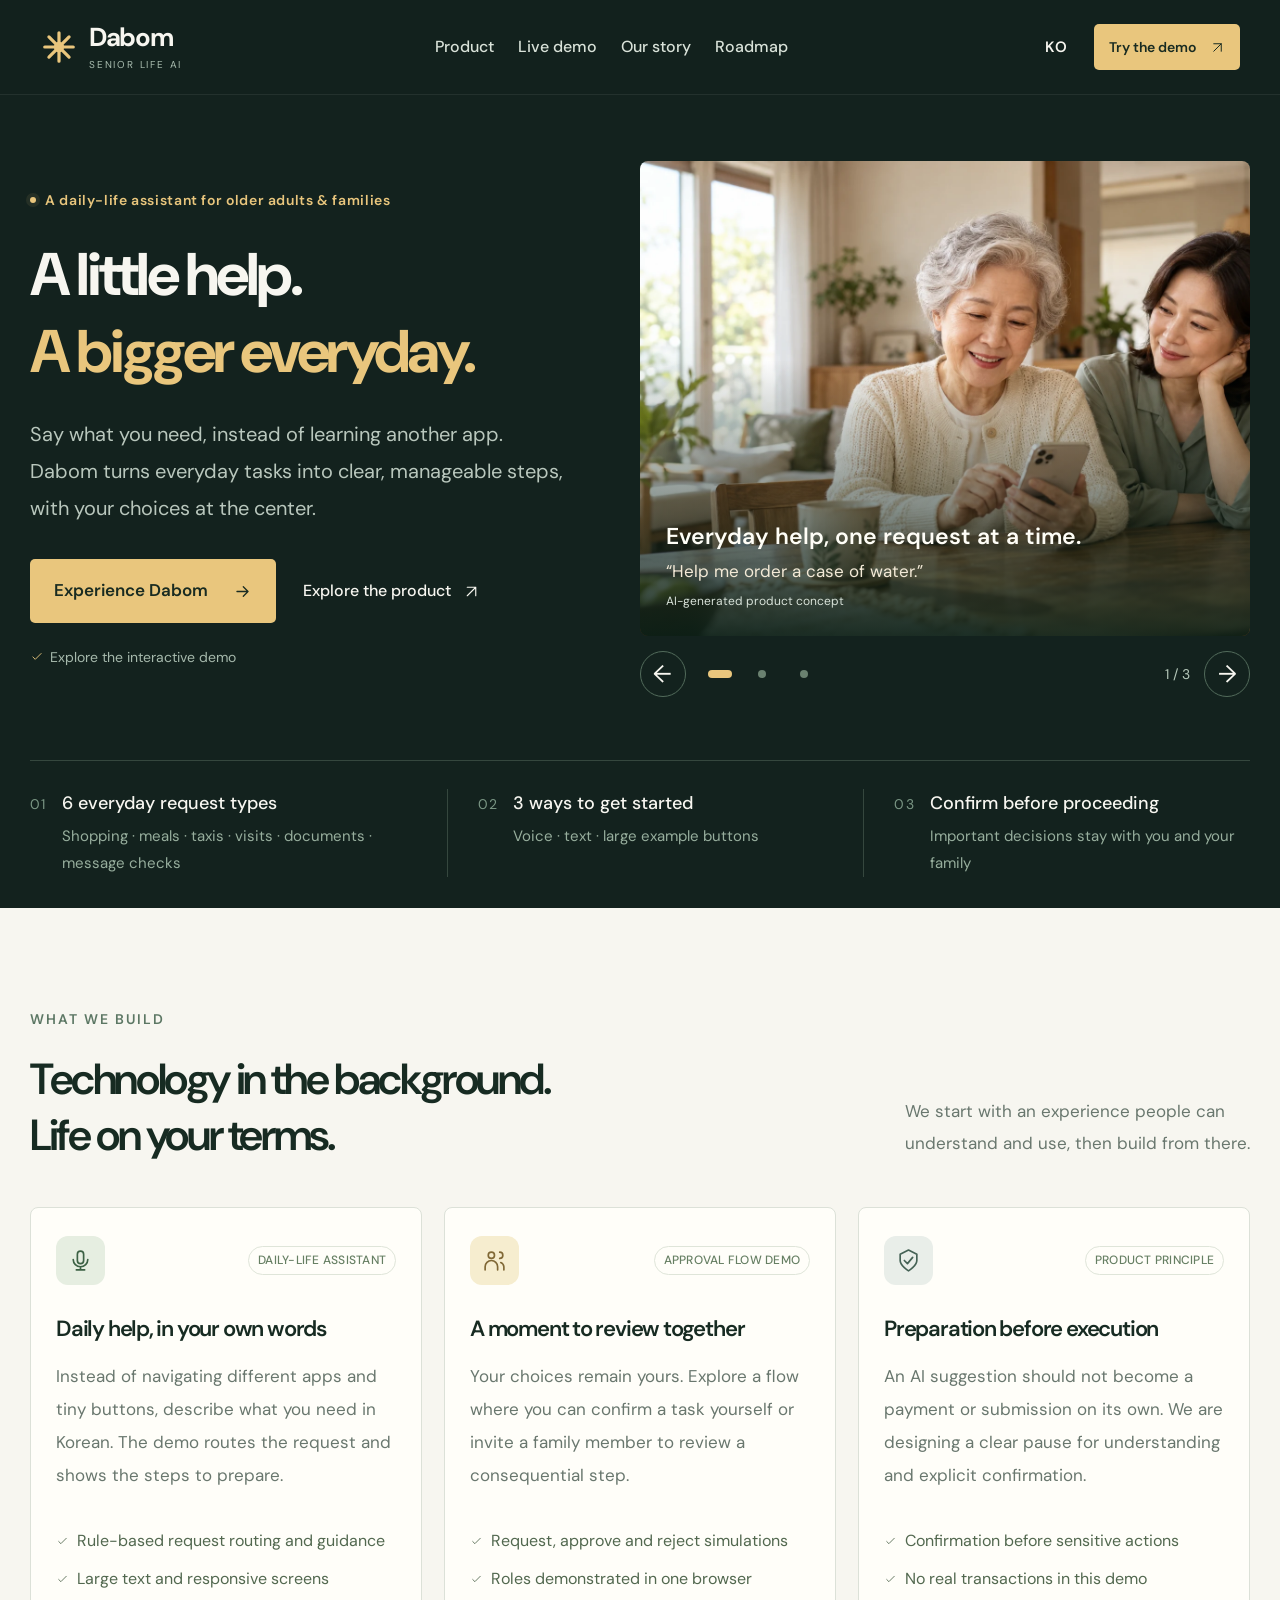
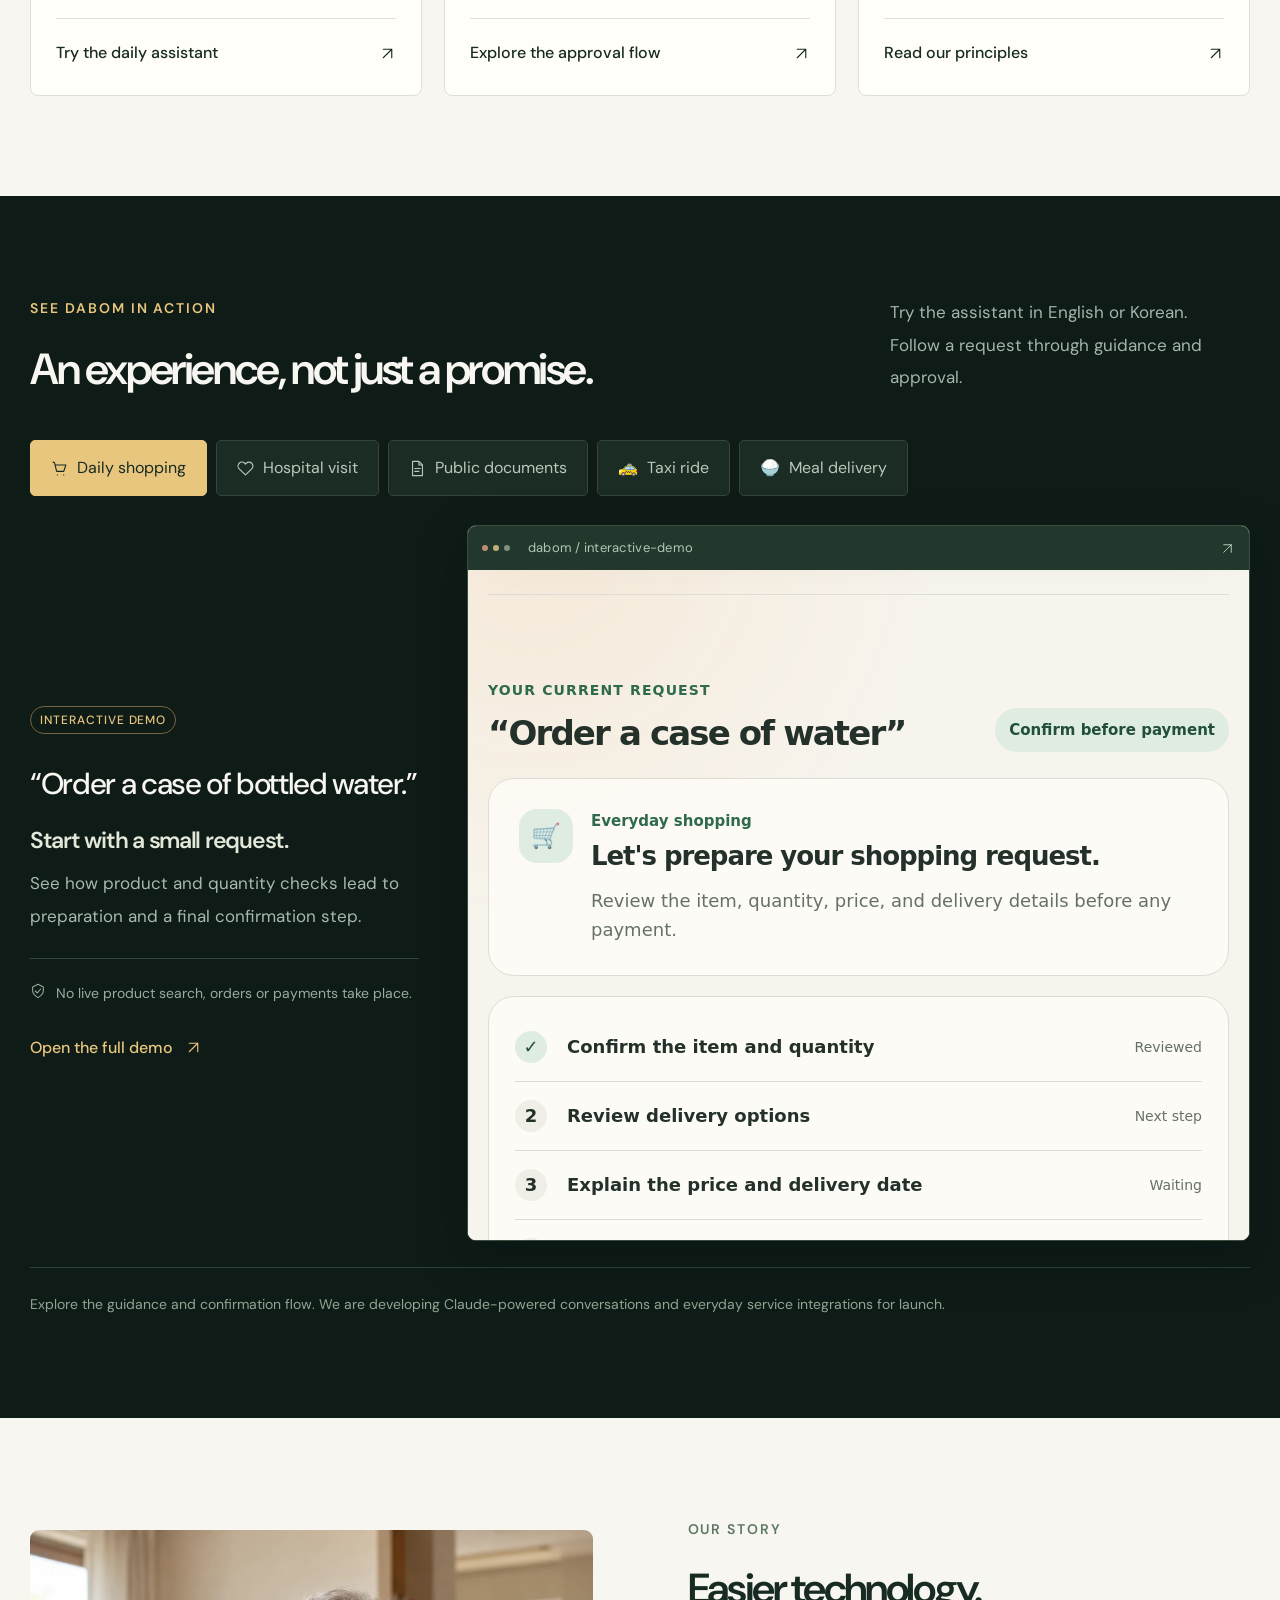
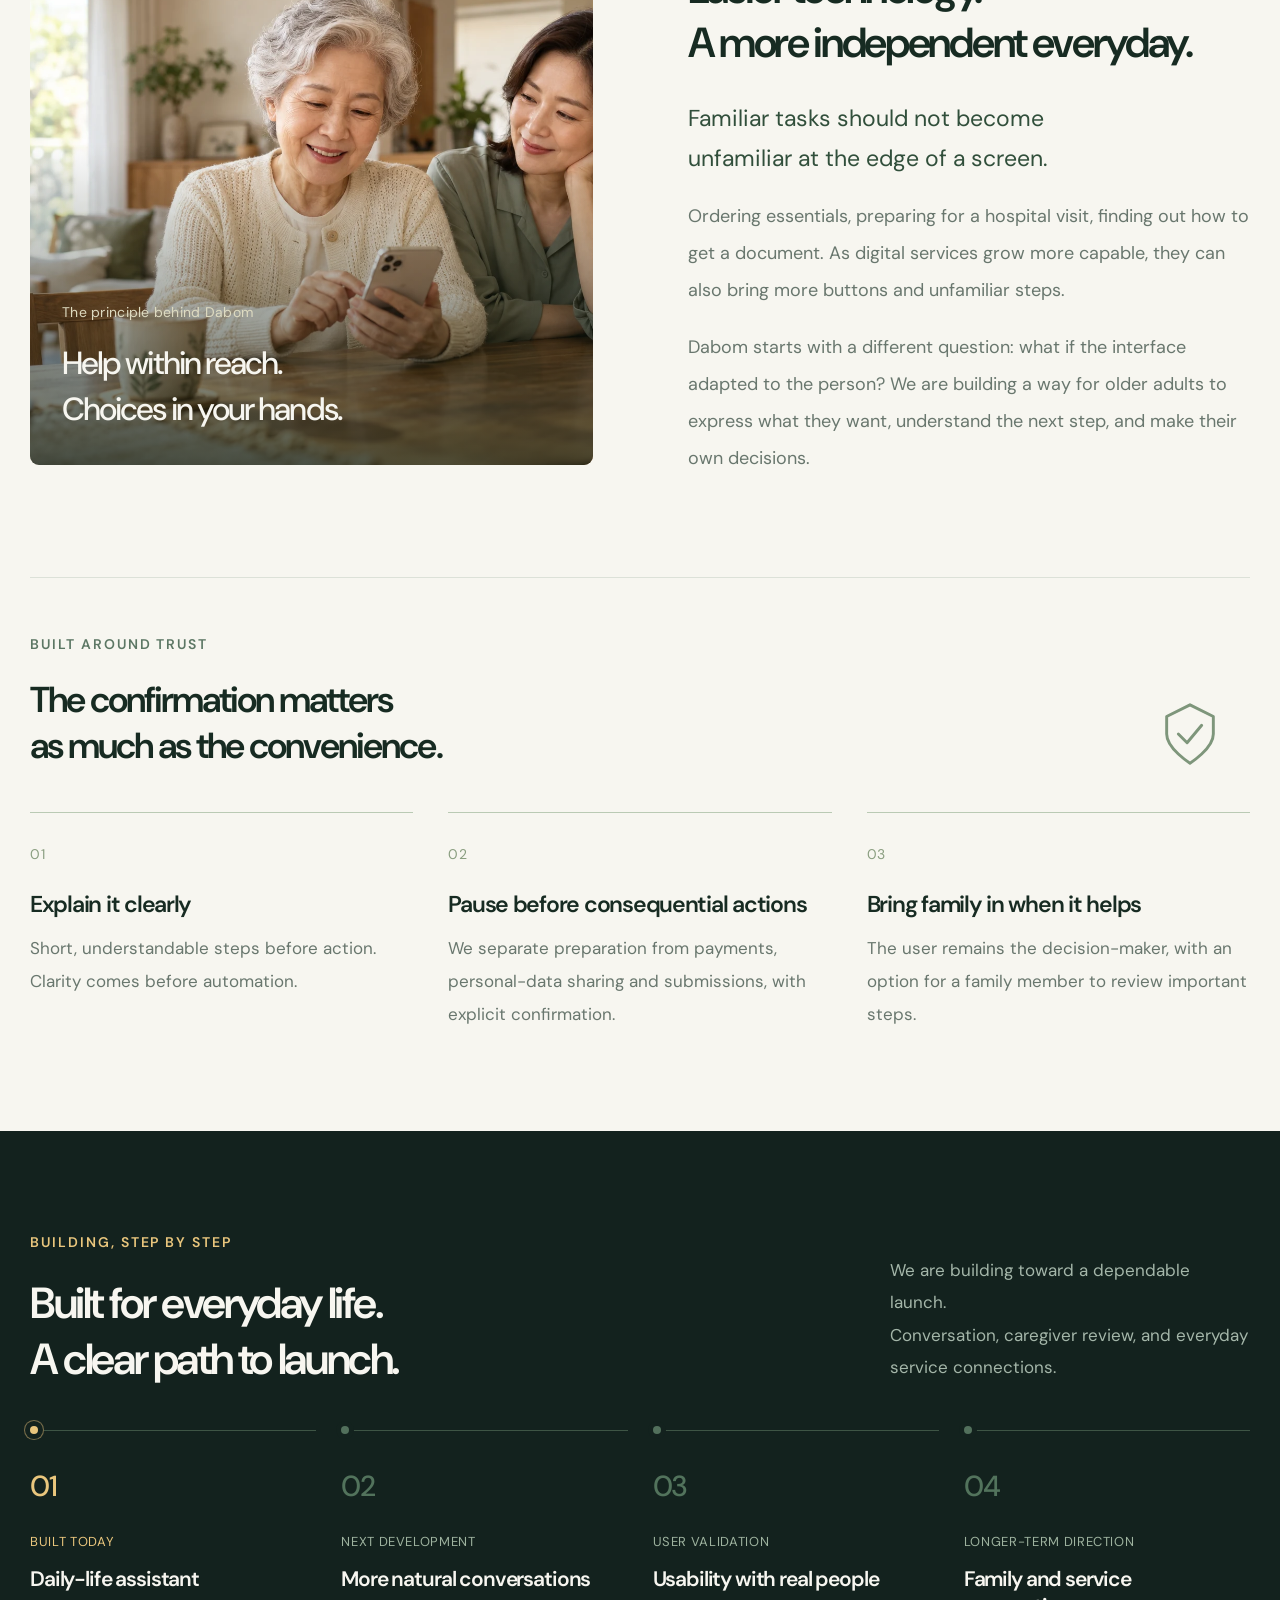
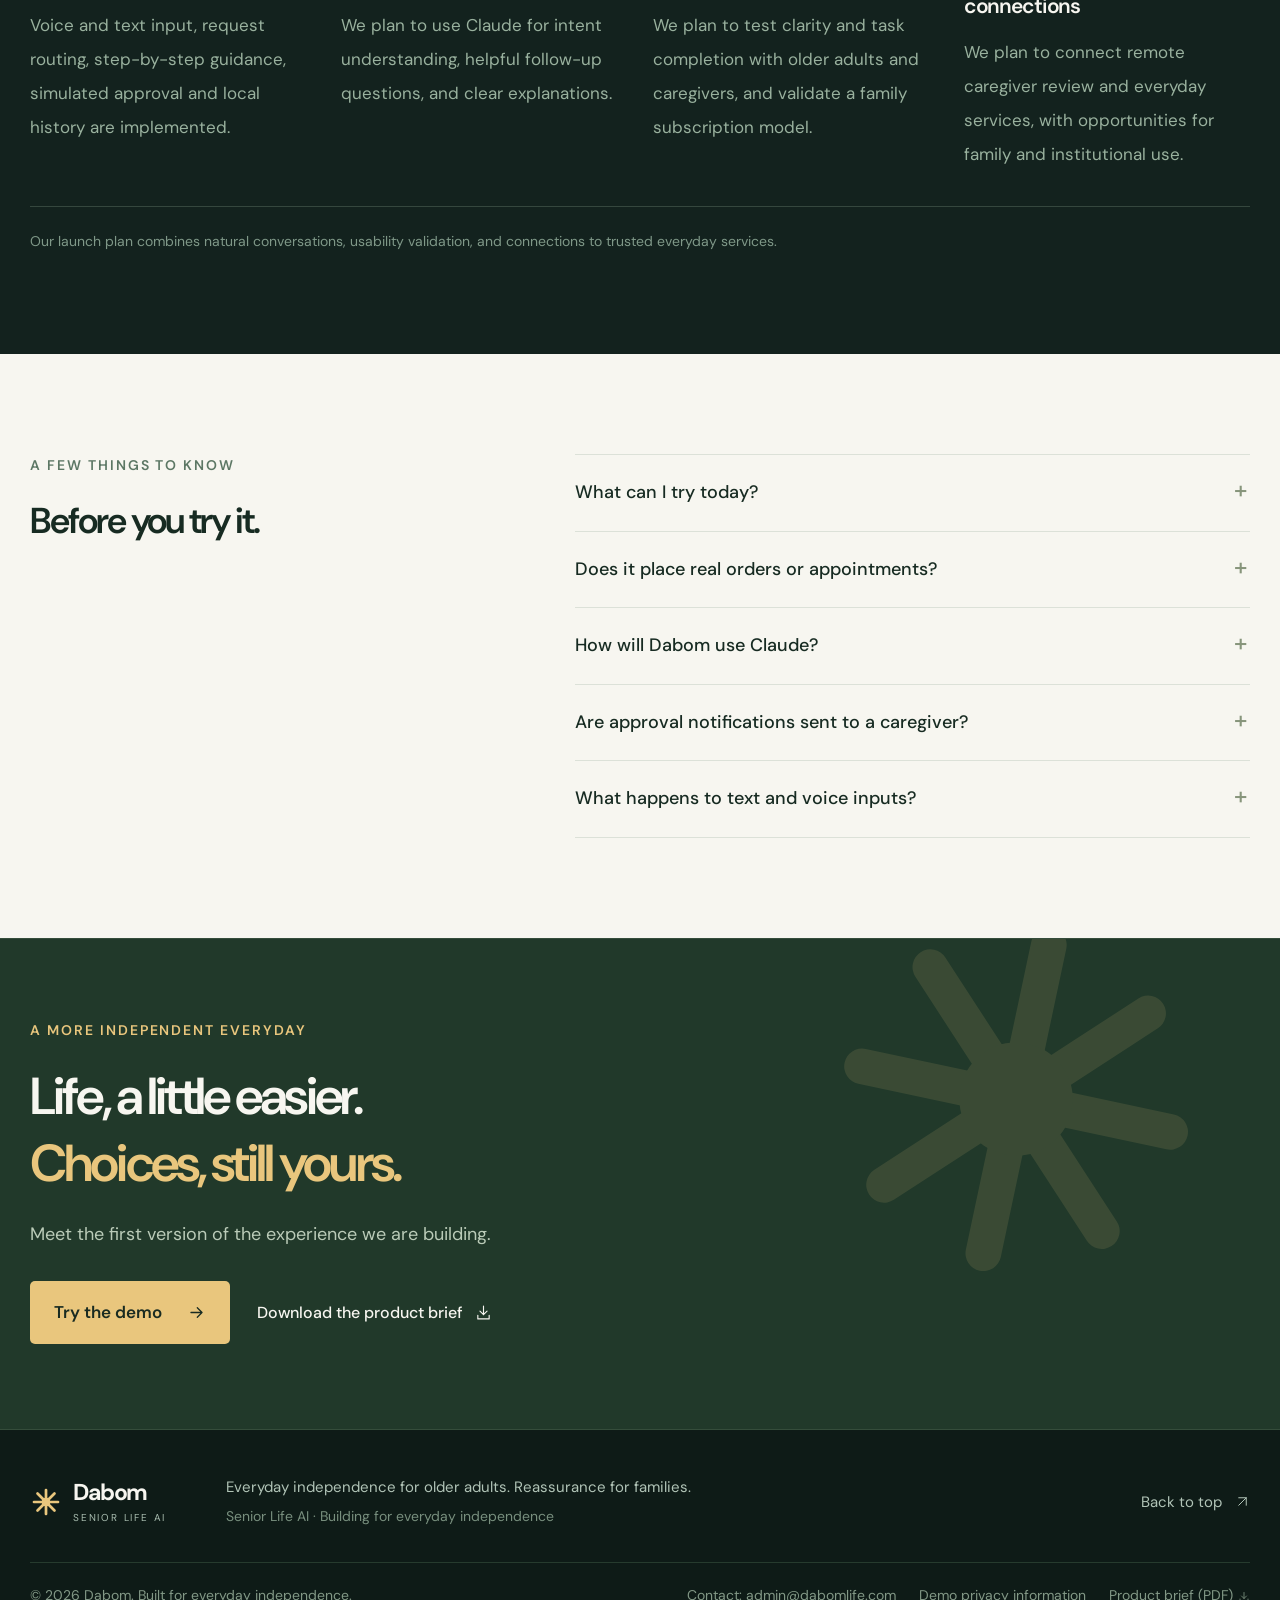
<file: index.html>
<!doctype html><html lang="en"><head><meta charset="utf-8"><meta name="viewport" content="width=device-width, initial-scale=1"><meta name="theme-color" content="#13221e"><meta name="description" content="Dabom is building a Korean-language daily-life assistant for older adults and their families. Simple requests, clear steps, and explicit confirmation before consequential actions."><meta property="og:title" content="Dabom | A little help. A more independent everyday."><meta property="og:description" content="Dabom is building a Korean-language daily-life assistant for older adults and their families. Simple requests, clear steps, and explicit confirmation before consequential actions."><meta property="og:type" content="website"><meta property="og:url" content="https://dabomlife.com/"><link rel="canonical" href="https://dabomlife.com/"><meta property="og:image" content="https://dabomlife.com/assets/dabom-family.webp"><title>Dabom | A little help. A more independent everyday.</title><link rel="icon" href="./assets/favicon.svg" type="image/svg+xml"><link rel="preconnect" href="https://fonts.googleapis.com"><link rel="preconnect" href="https://fonts.gstatic.com" crossorigin><link href="https://fonts.googleapis.com/css2?family=DM+Sans:wght@400;500;600;700&family=Noto+Sans+KR:wght@400;500;600;700;800;900&display=swap" rel="stylesheet"><link rel="stylesheet" href="./site.css"><script src="./site.js" defer></script></head><body><a class="skip" href="#main">Skip to content</a><header class="site-header"><div class="header-inner"><a class="brand" href="#" aria-label="Dabom home"><svg class="brand-mark" viewBox="0 0 40 40" aria-hidden="true"><path d="M20 5v30M5 20h30M9.4 9.4l21.2 21.2M9.4 30.6 30.6 9.4" fill="none" stroke="currentColor" stroke-width="3.4" stroke-linecap="round"/><circle cx="20" cy="20" r="5.4" fill="currentColor"/></svg><span><strong>Dabom</strong><small>SENIOR LIFE AI</small></span></a><button class="menu-toggle" type="button" aria-expanded="false" aria-controls="site-nav" aria-label="Open navigation"><svg class="icon " viewBox="0 0 24 24" fill="none" stroke="currentColor" stroke-width="1.6" stroke-linecap="round" stroke-linejoin="round" aria-hidden="true"><path d="M4 6h16M4 12h16M4 18h16"/></svg></button><nav id="site-nav" aria-label="Main navigation"><a href="#products">Product</a><a href="#tour">Live demo</a><a href="#story">Our story</a><a href="#roadmap">Roadmap</a></nav><div class="header-actions"><a class="language-link" href="./ko.html" lang="ko" aria-label="한국어로 읽기">KO</a><a class="button button-small" href="./demo/index.html">Try the demo<svg class="icon " viewBox="0 0 24 24" fill="none" stroke="currentColor" stroke-width="1.6" stroke-linecap="round" stroke-linejoin="round" aria-hidden="true"><path d="M6 18 18 6M6 6h12v12"/></svg></a></div></div></header><main id="main">
    <section class="hero section-dark"><div class="hero-inner"><div class="hero-copy"><div class="eyebrow"><span class="live-dot"></span>A daily-life assistant for older adults & families</div><h1>A little help.<br><em>A bigger everyday.</em></h1><p class="hero-body">Say what you need, instead of learning another app.<br>Dabom turns everyday tasks into clear, manageable steps,<br>with your choices at the center.</p><div class="actions"><a class="button" href="#tour">Experience Dabom<svg class="icon " viewBox="0 0 24 24" fill="none" stroke="currentColor" stroke-width="1.6" stroke-linecap="round" stroke-linejoin="round" aria-hidden="true"><path d="M5 12h14m-6-6 6 6-6 6"/></svg></a><a class="text-link" href="#products">Explore the product<svg class="icon " viewBox="0 0 24 24" fill="none" stroke="currentColor" stroke-width="1.6" stroke-linecap="round" stroke-linejoin="round" aria-hidden="true"><path d="M6 18 18 6M6 6h12v12"/></svg></a></div><p class="hero-note"><svg class="icon " viewBox="0 0 24 24" fill="none" stroke="currentColor" stroke-width="1.6" stroke-linecap="round" stroke-linejoin="round" aria-hidden="true"><path d="m5 12 4 4L19 6"/></svg>Explore the interactive demo</p></div><div class="hero-gallery" role="region" aria-roledescription="carousel" aria-label="Everyday life with Dabom" tabindex="0"><div class="hero-media gallery-window"><div class="gallery-track"><figure class="gallery-slide" role="group" aria-roledescription="slide" aria-label="1 / 3"><img src="./assets/dabom-family.webp" alt="An older adult and family using a smartphone for daily-life assistance" width="1536" height="1024" fetchpriority="high"><figcaption><strong>Everyday help, one request at a time.</strong><span>“Help me order a case of water.”</span><small>AI-generated product concept</small></figcaption></figure><figure class="gallery-slide" role="group" aria-roledescription="slide" aria-label="2 / 3"><img src="./assets/dabom-taxi.webp" alt="An older adult reviewing Dabom before getting into a taxi" width="1536" height="1024" loading="lazy"><figcaption><strong>A little help getting there.</strong><span>“Help me get a taxi to the hospital.”</span><small>AI-generated product concept</small></figcaption></figure><figure class="gallery-slide" role="group" aria-roledescription="slide" aria-label="3 / 3"><img src="./assets/dabom-delivery.webp" alt="An older adult using Dabom to prepare a meal delivery" width="1536" height="1024" loading="lazy"><figcaption><strong>Your meal. Your choice.</strong><span>“Help me order dinner for delivery.”</span><small>AI-generated product concept</small></figcaption></figure></div></div><div class="gallery-controls"><button type="button" class="gallery-prev" aria-label="Previous photo">←</button><div class="gallery-dots"><button type="button" data-slide="0" aria-label="Photo 1" aria-pressed="true"><span></span></button><button type="button" data-slide="1" aria-label="Photo 2" aria-pressed="false"><span></span></button><button type="button" data-slide="2" aria-label="Photo 3" aria-pressed="false"><span></span></button></div><p class="gallery-status" aria-live="polite">1 / 3</p><button type="button" class="gallery-next" aria-label="Next photo">→</button></div></div></div><div class="signal-row"><div><span class="signal-index">01</span><p><strong>6 everyday request types</strong><small>Shopping · meals · taxis · visits · documents · message checks</small></p></div><div><span class="signal-index">02</span><p><strong>3 ways to get started</strong><small>Voice · text · large example buttons</small></p></div><div><span class="signal-index">03</span><p><strong>Confirm before proceeding</strong><small>Important decisions stay with you and your family</small></p></div></div></section>
    <section class="products section-light section" id="products"><div class="section-heading"><div><p class="eyebrow">WHAT WE BUILD</p><h2>Technology in the background.<br>Life on your terms.</h2></div><p>We start with an experience people can<br>understand and use, then build from there.</p></div><div class="product-grid"><article class="product-card"><div class="product-top"><div class="product-icon green"><svg class="icon " viewBox="0 0 24 24" fill="none" stroke="currentColor" stroke-width="1.6" stroke-linecap="round" stroke-linejoin="round" aria-hidden="true"><rect x="9" y="3" width="6" height="12" rx="3"/><path d="M5 11a7 7 0 0 0 14 0M12 18v3m-4 0h8"/></svg></div><span class="tag">DAILY-LIFE ASSISTANT</span></div><h3>Daily help, in your own words</h3><p>Instead of navigating different apps and tiny buttons, describe what you need in Korean. The demo routes the request and shows the steps to prepare.</p><ul><li><svg class="icon " viewBox="0 0 24 24" fill="none" stroke="currentColor" stroke-width="1.6" stroke-linecap="round" stroke-linejoin="round" aria-hidden="true"><path d="m5 12 4 4L19 6"/></svg>Rule-based request routing and guidance</li><li><svg class="icon " viewBox="0 0 24 24" fill="none" stroke="currentColor" stroke-width="1.6" stroke-linecap="round" stroke-linejoin="round" aria-hidden="true"><path d="m5 12 4 4L19 6"/></svg>Large text and responsive screens</li></ul><a href="./demo/index.html">Try the daily assistant<svg class="icon " viewBox="0 0 24 24" fill="none" stroke="currentColor" stroke-width="1.6" stroke-linecap="round" stroke-linejoin="round" aria-hidden="true"><path d="M6 18 18 6M6 6h12v12"/></svg></a></article><article class="product-card"><div class="product-top"><div class="product-icon gold"><svg class="icon " viewBox="0 0 24 24" fill="none" stroke="currentColor" stroke-width="1.6" stroke-linecap="round" stroke-linejoin="round" aria-hidden="true"><circle cx="9" cy="7" r="3"/><path d="M3 21v-3a6 6 0 0 1 12 0v3m2-17a3 3 0 0 1 0 6m1 4a5 5 0 0 1 3 4v3"/></svg></div><span class="tag">APPROVAL FLOW DEMO</span></div><h3>A moment to review together</h3><p>Your choices remain yours. Explore a flow where you can confirm a task yourself or invite a family member to review a consequential step.</p><ul><li><svg class="icon " viewBox="0 0 24 24" fill="none" stroke="currentColor" stroke-width="1.6" stroke-linecap="round" stroke-linejoin="round" aria-hidden="true"><path d="m5 12 4 4L19 6"/></svg>Request, approve and reject simulations</li><li><svg class="icon " viewBox="0 0 24 24" fill="none" stroke="currentColor" stroke-width="1.6" stroke-linecap="round" stroke-linejoin="round" aria-hidden="true"><path d="m5 12 4 4L19 6"/></svg>Roles demonstrated in one browser</li></ul><a href="./demo/index.html?request=shopping">Explore the approval flow<svg class="icon " viewBox="0 0 24 24" fill="none" stroke="currentColor" stroke-width="1.6" stroke-linecap="round" stroke-linejoin="round" aria-hidden="true"><path d="M6 18 18 6M6 6h12v12"/></svg></a></article><article class="product-card"><div class="product-top"><div class="product-icon sage"><svg class="icon " viewBox="0 0 24 24" fill="none" stroke="currentColor" stroke-width="1.6" stroke-linecap="round" stroke-linejoin="round" aria-hidden="true"><path d="m12 2 8 4v6c0 5-8 10-8 10S4 17 4 12V6Z"/><path d="m8 12 3 3 5-6"/></svg></div><span class="tag">PRODUCT PRINCIPLE</span></div><h3>Preparation before execution</h3><p>An AI suggestion should not become a payment or submission on its own. We are designing a clear pause for understanding and explicit confirmation.</p><ul><li><svg class="icon " viewBox="0 0 24 24" fill="none" stroke="currentColor" stroke-width="1.6" stroke-linecap="round" stroke-linejoin="round" aria-hidden="true"><path d="m5 12 4 4L19 6"/></svg>Confirmation before sensitive actions</li><li><svg class="icon " viewBox="0 0 24 24" fill="none" stroke="currentColor" stroke-width="1.6" stroke-linecap="round" stroke-linejoin="round" aria-hidden="true"><path d="m5 12 4 4L19 6"/></svg>No real transactions in this demo</li></ul><a href="#principles">Read our principles<svg class="icon " viewBox="0 0 24 24" fill="none" stroke="currentColor" stroke-width="1.6" stroke-linecap="round" stroke-linejoin="round" aria-hidden="true"><path d="M6 18 18 6M6 6h12v12"/></svg></a></article></div></section>
    <section class="tour section-dark section" id="tour"><div class="section-heading"><div><p class="eyebrow">SEE DABOM IN ACTION</p><h2>An experience, not just a promise.</h2></div><p>Try the assistant in English or Korean.<br>Follow a request through guidance and approval.</p></div><div class="tour-tabs" role="tablist" aria-label="Choose an everyday demo scenario"><button type="button" id="tab-shopping" role="tab" aria-selected="true" aria-controls="tour-panel" tabindex="0" data-tour="shopping" data-quote="“Order a case of bottled water.”" data-title="Start with a small request." data-body="See how product and quantity checks lead to preparation and a final confirmation step." data-note="No live product search, orders or payments take place."><svg class="icon " viewBox="0 0 24 24" fill="none" stroke="currentColor" stroke-width="1.6" stroke-linecap="round" stroke-linejoin="round" aria-hidden="true"><path d="m3 3 2 1 3 12h10l3-9H6M9 21h.01M18 21h.01"/></svg>Daily shopping</button><button type="button" id="tab-hospital" role="tab" aria-selected="false" aria-controls="tour-panel" tabindex="-1" data-tour="hospital" data-quote="“I’d like to visit an orthopedist tomorrow.”" data-title="One clear step at a time." data-body="Explore the preparation flow for a specialty, preferred time and confirmation before booking." data-note="No live hospital search or appointment is made."><svg class="icon " viewBox="0 0 24 24" fill="none" stroke="currentColor" stroke-width="1.6" stroke-linecap="round" stroke-linejoin="round" aria-hidden="true"><path d="M20.8 4.6a5.5 5.5 0 0 0-7.8 0L12 5.7l-1.1-1.1a5.5 5.5 0 0 0-7.8 7.8L12 21l8.8-8.6a5.5 5.5 0 0 0 0-7.8Z"/></svg>Hospital visit</button><button type="button" id="tab-government" role="tab" aria-selected="false" aria-controls="tour-panel" tabindex="-1" data-tour="government" data-quote="“I need a resident registration document.”" data-title="Make unfamiliar steps clearer." data-body="See how the demo outlines preparation and a confirmation step before identity verification." data-note="No identity verification or official submission takes place."><svg class="icon " viewBox="0 0 24 24" fill="none" stroke="currentColor" stroke-width="1.6" stroke-linecap="round" stroke-linejoin="round" aria-hidden="true"><path d="M14 2H5v20h14V7Zm0 0v5h5M8 12h8m-8 4h6"/></svg>Public documents</button><button type="button" id="tab-taxi" role="tab" aria-selected="false" aria-controls="tour-panel" tabindex="-1" data-tour="taxi" data-quote="“Help me get a taxi to the hospital.”" data-title="Make getting there easier." data-body="Review pickup, destination, and estimated fare before the final booking check." data-note="No actual taxi booking or payment is made."><span aria-hidden="true">🚕</span>Taxi ride</button><button type="button" id="tab-delivery" role="tab" aria-selected="false" aria-controls="tour-panel" tabindex="-1" data-tour="delivery" data-quote="“Help me order dinner for delivery.”" data-title="A simpler way to plan a meal." data-body="Review your meal, delivery details, and total before confirming the order." data-note="No actual meal order or payment is made."><span aria-hidden="true">🍚</span>Meal delivery</button></div><div class="tour-panel" id="tour-panel" role="tabpanel" aria-labelledby="tab-shopping"><div class="tour-description" aria-live="polite"><span class="tag tag-gold">INTERACTIVE DEMO</span><blockquote id="tour-quote">“Order a case of bottled water.”</blockquote><h3 id="tour-title">Start with a small request.</h3><p id="tour-body">See how product and quantity checks lead to preparation and a final confirmation step.</p><div class="tour-boundary"><svg class="icon " viewBox="0 0 24 24" fill="none" stroke="currentColor" stroke-width="1.6" stroke-linecap="round" stroke-linejoin="round" aria-hidden="true"><path d="m12 2 8 4v6c0 5-8 10-8 10S4 17 4 12V6Z"/><path d="m8 12 3 3 5-6"/></svg><p id="tour-note">No live product search, orders or payments take place.</p></div><a class="text-link" id="tour-open" href="./demo/index.html?request=shopping" target="_blank" rel="noopener">Open the full demo<svg class="icon " viewBox="0 0 24 24" fill="none" stroke="currentColor" stroke-width="1.6" stroke-linecap="round" stroke-linejoin="round" aria-hidden="true"><path d="M6 18 18 6M6 6h12v12"/></svg></a></div><div class="browser-frame"><div class="browser-bar"><span class="window-dots" aria-hidden="true"><i></i><i></i><i></i></span><span>dabom / interactive-demo</span><a href="./demo/index.html" target="_blank" rel="noopener" aria-label="Open the full demo"><svg class="icon " viewBox="0 0 24 24" fill="none" stroke="currentColor" stroke-width="1.6" stroke-linecap="round" stroke-linejoin="round" aria-hidden="true"><path d="M6 18 18 6M6 6h12v12"/></svg></a></div><iframe id="demo-frame" title="Dabom interactive daily-life assistant demo" src="./demo/index.html?request=shopping" loading="lazy"></iframe></div></div><p class="tour-caption">Explore the guidance and confirmation flow. We are developing Claude-powered conversations and everyday service integrations for launch.</p></section>
    <section class="story section-light section" id="story"><div class="story-media"><img src="./assets/dabom-family.webp" alt="An illustrative brand image of an older Korean woman using a smartphone beside her adult daughter" width="768" height="850" loading="lazy"><div class="story-quote"><small>The principle behind Dabom</small><p>Help within reach.<br>Choices in your hands.</p></div></div><div class="story-copy"><p class="eyebrow">OUR STORY</p><h2>Easier technology.<br>A more independent everyday.</h2><p class="story-lead">Familiar tasks should not become<br>unfamiliar at the edge of a screen.</p><p>Ordering essentials, preparing for a hospital visit, finding out how to get a document. As digital services grow more capable, they can also bring more buttons and unfamiliar steps.</p><p>Dabom starts with a different question: what if the interface adapted to the person? We are building a way for older adults to express what they want, understand the next step, and make their own decisions.</p></div></section>
    <section class="principles section-light section" id="principles"><div class="section-heading"><div><p class="eyebrow">BUILT AROUND TRUST</p><h2>The confirmation matters<br>as much as the convenience.</h2></div><span class="large-shield" aria-hidden="true"><svg class="icon " viewBox="0 0 24 24" fill="none" stroke="currentColor" stroke-width="1.6" stroke-linecap="round" stroke-linejoin="round" aria-hidden="true"><path d="m12 2 8 4v6c0 5-8 10-8 10S4 17 4 12V6Z"/><path d="m8 12 3 3 5-6"/></svg></span></div><div class="principles-grid"><article><span>01</span><h3>Explain it clearly</h3><p>Short, understandable steps before action. Clarity comes before automation.</p></article><article><span>02</span><h3>Pause before consequential actions</h3><p>We separate preparation from payments, personal-data sharing and submissions, with explicit confirmation.</p></article><article><span>03</span><h3>Bring family in when it helps</h3><p>The user remains the decision-maker, with an option for a family member to review important steps.</p></article></div></section>
    <section class="roadmap section-dark section" id="roadmap"><div class="section-heading"><div><p class="eyebrow">BUILDING, STEP BY STEP</p><h2>Built for everyday life.<br>A clear path to launch.</h2></div><p>We are building toward a dependable launch.<br>Conversation, caregiver review, and everyday service connections.</p></div><div class="timeline"><article class="milestone current"><span class="milestone-number">01</span><div><span class="milestone-status">BUILT TODAY</span><h3>Daily-life assistant</h3><p>Voice and text input, request routing, step-by-step guidance, simulated approval and local history are implemented.</p></div></article><article class="milestone next"><span class="milestone-number">02</span><div><span class="milestone-status">NEXT DEVELOPMENT</span><h3>More natural conversations</h3><p>We plan to use Claude for intent understanding, helpful follow-up questions, and clear explanations.</p></div></article><article class="milestone planned"><span class="milestone-number">03</span><div><span class="milestone-status">USER VALIDATION</span><h3>Usability with real people</h3><p>We plan to test clarity and task completion with older adults and caregivers, and validate a family subscription model.</p></div></article><article class="milestone planned"><span class="milestone-number">04</span><div><span class="milestone-status">LONGER-TERM DIRECTION</span><h3>Family and service connections</h3><p>We plan to connect remote caregiver review and everyday services, with opportunities for family and institutional use.</p></div></article></div><p class="build-note">Our launch plan combines natural conversations, usability validation, and connections to trusted everyday services.</p></section>
    <section class="faq section-light section" id="faq"><div><p class="eyebrow">A FEW THINGS TO KNOW</p><h2>Before you try it.</h2></div><div class="faq-list"><details><summary>What can I try today?<span aria-hidden="true">+</span></summary><p>The English and Korean interactive demo includes voice/text input, rule-based daily-request routing, step-by-step guidance, simulated self/caregiver approval, local history, large text and mobile screens.</p></details><details><summary>Does it place real orders or appointments?<span aria-hidden="true">+</span></summary><p>No. The current demo demonstrates preparation and confirmation. It does not search live services, place orders, take payments, book appointments, verify identity or submit public documents.</p></details><details><summary>How will Dabom use Claude?<span aria-hidden="true">+</span></summary><p>We plan to use Claude to understand everyday requests, ask useful follow-up questions, and explain the next steps clearly. The interactive demo shows the guidance and review experience.</p></details><details><summary>Are approval notifications sent to a caregiver?<span aria-hidden="true">+</span></summary><p>In this demo, request, approval and rejection roles are simulated within the same browser. Remote caregiver accounts and notifications are part of our development plan.</p></details><details><summary>What happens to text and voice inputs?<span aria-hidden="true">+</span></summary><p>Demo history is stored locally in your browser and can be deleted there. Please use sample requests instead of sensitive information. Voice input uses supported browsers’ speech recognition and follows the browser provider’s processing policy.</p></details></div></section>
    <section class="closing section-dark"><div class="closing-decoration" aria-hidden="true"><svg class="brand-mark" viewBox="0 0 40 40" aria-hidden="true"><path d="M20 5v30M5 20h30M9.4 9.4l21.2 21.2M9.4 30.6 30.6 9.4" fill="none" stroke="currentColor" stroke-width="3.4" stroke-linecap="round"/><circle cx="20" cy="20" r="5.4" fill="currentColor"/></svg></div><p class="eyebrow">A MORE INDEPENDENT EVERYDAY</p><h2>Life, a little easier.<br><em>Choices, still yours.</em></h2><p>Meet the first version of the experience we are building.</p><div class="actions"><a class="button" href="./demo/index.html">Try the demo<svg class="icon " viewBox="0 0 24 24" fill="none" stroke="currentColor" stroke-width="1.6" stroke-linecap="round" stroke-linejoin="round" aria-hidden="true"><path d="M5 12h14m-6-6 6 6-6 6"/></svg></a><a class="text-link" href="./dabom-product-brief.pdf" download>Download the product brief<svg class="icon " viewBox="0 0 24 24" fill="none" stroke="currentColor" stroke-width="1.6" stroke-linecap="round" stroke-linejoin="round" aria-hidden="true"><path d="M12 3v12m-5-5 5 5 5-5M4 16v5h16v-5"/></svg></a></div></section>
  </main><footer class="site-footer"><div class="footer-main"><a class="brand" href="./en.html"><svg class="brand-mark" viewBox="0 0 40 40" aria-hidden="true"><path d="M20 5v30M5 20h30M9.4 9.4l21.2 21.2M9.4 30.6 30.6 9.4" fill="none" stroke="currentColor" stroke-width="3.4" stroke-linecap="round"/><circle cx="20" cy="20" r="5.4" fill="currentColor"/></svg><span><strong>Dabom</strong><small>SENIOR LIFE AI</small></span></a><p>Everyday independence for older adults. Reassurance for families.<br><small>Senior Life AI · Building for everyday independence</small></p><a class="back-top" href="#">Back to top<svg class="icon " viewBox="0 0 24 24" fill="none" stroke="currentColor" stroke-width="1.6" stroke-linecap="round" stroke-linejoin="round" aria-hidden="true"><path d="M6 18 18 6M6 6h12v12"/></svg></a></div><div class="footer-bottom"><span>© 2026 Dabom. Built for everyday independence.</span><div><a href="mailto:admin@dabomlife.com">Contact: admin@dabomlife.com</a><a href="./privacy-en.html">Demo privacy information</a><a href="./dabom-product-brief.pdf" download>Product brief (PDF)<svg class="icon " viewBox="0 0 24 24" fill="none" stroke="currentColor" stroke-width="1.6" stroke-linecap="round" stroke-linejoin="round" aria-hidden="true"><path d="M12 3v12m-5-5 5 5 5-5M4 16v5h16v-5"/></svg></a></div></div></footer></body></html>
</file>
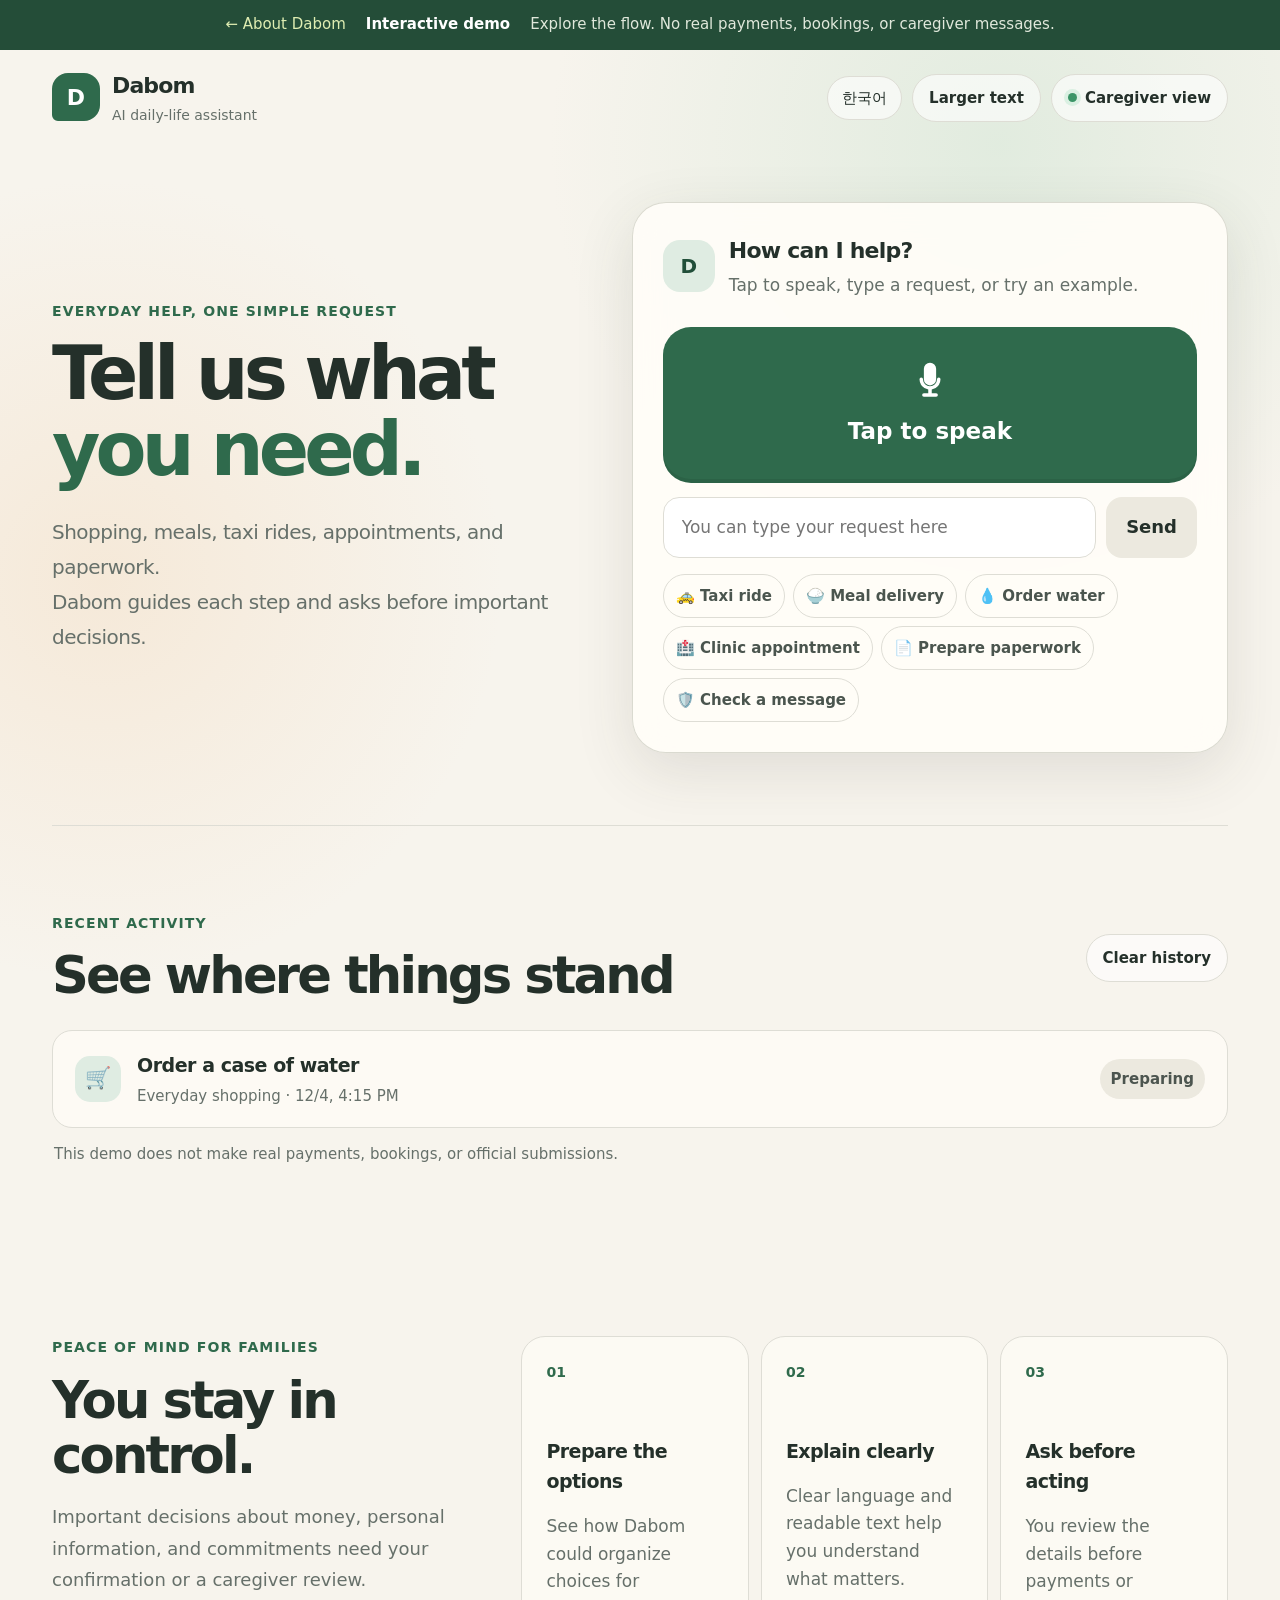
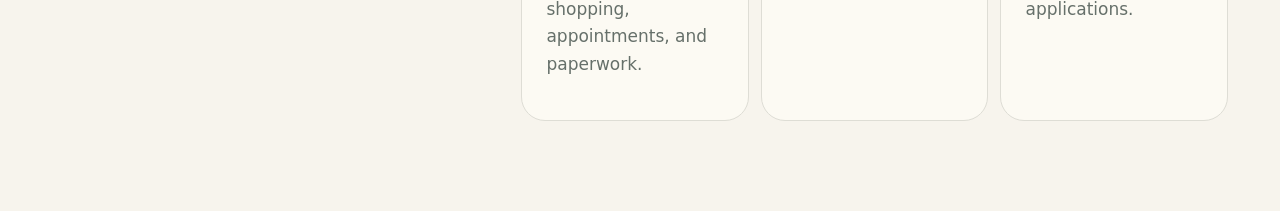
<file: demo/index.html>
<!doctype html>
<html lang="en">
  <head>
    <meta charset="UTF-8" />
    <meta name="viewport" content="width=device-width, initial-scale=1.0" />
    <meta name="theme-color" content="#f7f4ed" />
    <title>Dabom · Interactive demo</title>
    <link rel="stylesheet" href="./styles.css" />
  </head>
  <body><aside class="demo-banner"><a href="../index.html" target="_top">← About Dabom</a><strong>Interactive demo</strong><span>Explore the flow. No real payments, bookings, or caregiver messages.</span></aside>
    <div class="app-shell">
      <header class="topbar">
        <a class="brand" href="#" aria-label="Dabom home">
          <span class="brand-mark" aria-hidden="true">D</span>
          <span>
            <strong>Dabom</strong>
            <small>AI daily-life assistant</small>
          </span>
        </a>
        <div class="top-actions"><a class="text-button language-switch" id="languageSwitch" href="./ko.html" lang="ko">한국어</a>
          <button class="text-button" id="fontToggle" type="button" aria-pressed="false">Larger text</button>
          <button class="guardian-pill" id="guardianButton" type="button">
            <span class="status-dot"></span>
            Caregiver view
          </button>
        </div>
      </header>

      <main>
        <section class="hero" aria-labelledby="heroTitle">
          <div class="hero-copy">
            <p class="eyebrow">EVERYDAY HELP, ONE SIMPLE REQUEST</p>
            <h1 id="heroTitle">Tell us what<br /><span>you need.</span></h1>
            <p class="hero-description">
              Shopping, meals, taxi rides, appointments, and paperwork.<br />Dabom guides each step and asks before important decisions.
            </p>
          </div>

          <div class="assistant-card" id="assistantCard">
            <div class="assistant-status" aria-live="polite">
              <span class="assistant-avatar" aria-hidden="true">D</span>
              <div>
                <strong id="assistantTitle">How can I help?</strong>
                <p id="assistantSubtitle">Tap to speak, type a request, or try an example.</p>
              </div>
            </div>

            <button class="voice-button" id="voiceButton" type="button" aria-label="Make a voice request">
              <svg viewBox="0 0 24 24" aria-hidden="true">
                <path d="M12 14.5a3.5 3.5 0 0 0 3.5-3.5V5a3.5 3.5 0 1 0-7 0v6a3.5 3.5 0 0 0 3.5 3.5Zm6-3.5a1 1 0 1 0-2 0 4 4 0 1 1-8 0 1 1 0 1 0-2 0 6 6 0 0 0 5 5.91V19H8.5a1 1 0 1 0 0 2h7a1 1 0 1 0 0-2H13v-2.09A6 6 0 0 0 18 11Z" />
              </svg>
              <span>Tap to speak</span>
            </button>

            <form class="request-form" id="requestForm">
              <label class="sr-only" for="requestInput">Enter what you need help with</label>
              <input id="requestInput" name="request" autocomplete="off" placeholder="You can type your request here" />
              <button type="submit">Send</button>
            </form>

            <div class="quick-requests" aria-label="Example requests"><button type="button" data-request="Help me get a taxi to the hospital">🚕 Taxi ride</button><button type="button" data-request="Help me order dinner for delivery">🍚 Meal delivery</button>
              <button type="button" data-request="Order a case of water">💧 Order water</button>
              <button type="button" data-request="Help me book a clinic appointment tomorrow morning">🏥 Clinic appointment</button>
              <button type="button" data-request="Help me prepare a residence certificate">📄 Prepare paperwork</button>
              <button type="button" data-request="Check if this message is a scam">🛡️ Check a message</button>
            </div>
          </div>
        </section>

        <section class="workflow-section" id="workflowSection" hidden aria-live="polite">
          <div class="section-heading">
            <div>
              <p class="eyebrow">YOUR CURRENT REQUEST</p>
              <h2 id="taskHeading">Your request is ready</h2>
            </div>
            <span class="safety-badge" id="safetyBadge">Checking the next step</span>
          </div>

          <div class="workflow-grid">
            <article class="task-card">
              <div class="task-icon" id="taskIcon">✓</div>
              <div>
                <p class="task-label" id="taskLabel">Everyday request</p>
                <h3 id="taskSummary">Preparing clear next steps.</h3>
                <p id="taskDetail">Dabom checks the steps with you.</p>
              </div>
            </article>

            <ol class="steps" id="stepsList"></ol>
          </div>

          <div class="action-panel" id="actionPanel">
            <div>
              <strong id="actionTitle">Ready for the next step?</strong>
              <p id="actionDescription">Payments and personal information changes always need confirmation.</p>
            </div>
            <div class="action-buttons">
              <button class="secondary-button" id="cancelTask" type="button">Cancel</button>
              <button class="primary-button" id="continueTask" type="button">Continue</button>
            </div>
          </div>
        </section>

        <section class="history-section" aria-labelledby="historyTitle">
          <div class="section-heading history-heading">
            <div>
              <p class="eyebrow">RECENT ACTIVITY</p>
              <h2 id="historyTitle">See where things stand</h2>
            </div>
            <button class="text-button" id="clearHistory" type="button">Clear history</button>
          </div>
          <div class="history-list" id="historyList">
            <div class="history-empty">Nothing here yet. Try a request above.</div>
          </div>
          <p class="demo-note">This demo does not make real payments, bookings, or official submissions.</p>
        </section>

        <section class="trust-section" aria-labelledby="trustTitle">
          <div class="trust-copy">
            <p class="eyebrow">PEACE OF MIND FOR FAMILIES</p>
            <h2 id="trustTitle">You stay in control.</h2>
            <p>Important decisions about money, personal information, and commitments need your confirmation or a caregiver review.</p>
          </div>
          <div class="trust-cards">
            <article>
              <span>01</span>
              <strong>Prepare the options</strong>
              <p>See how Dabom could organize choices for shopping, appointments, and paperwork.</p>
            </article>
            <article>
              <span>02</span>
              <strong>Explain clearly</strong>
              <p>Clear language and readable text help you understand what matters.</p>
            </article>
            <article>
              <span>03</span>
              <strong>Ask before acting</strong>
              <p>You review the details before payments or applications.</p>
            </article>
          </div>
        </section>
      </main>
    </div>

    <div class="modal-backdrop" id="guardianModal" hidden>
      <section class="modal" role="dialog" aria-modal="true" aria-labelledby="modalTitle">
        <button class="modal-close" id="modalClose" type="button" aria-label="Close">×</button>
        <div class="modal-icon" aria-hidden="true">👨‍👩‍👧</div>
        <p class="eyebrow">CAREGIVER REVIEW</p>
        <h2 id="modalTitle">Let a caregiver review this step.</h2>
        <p id="modalText">Try sharing this request with a caregiver in the demo.</p>
        <div class="approval-box">
          <span>Request to review</span>
          <strong id="approvalRequest">Request details</strong>
        </div>
        <div id="requestApprovalActions">
          <button class="primary-button full" id="sendApproval" type="button">Request caregiver approval</button>
          <button class="secondary-button full" id="selfConfirm" type="button">I'll review it myself</button>
        </div>
        <div class="guardian-review-actions" id="guardianReviewActions" hidden>
          <button class="secondary-button" id="guardianReject" type="button">Decline</button>
          <button class="primary-button" id="guardianApprove" type="button">Approve</button>
        </div>
      </section>
    </div>

    <div class="toast" id="toast" role="status" aria-live="polite"></div>
    <script type="module" src="./app.js"></script>
  </body>
</html>
</file>
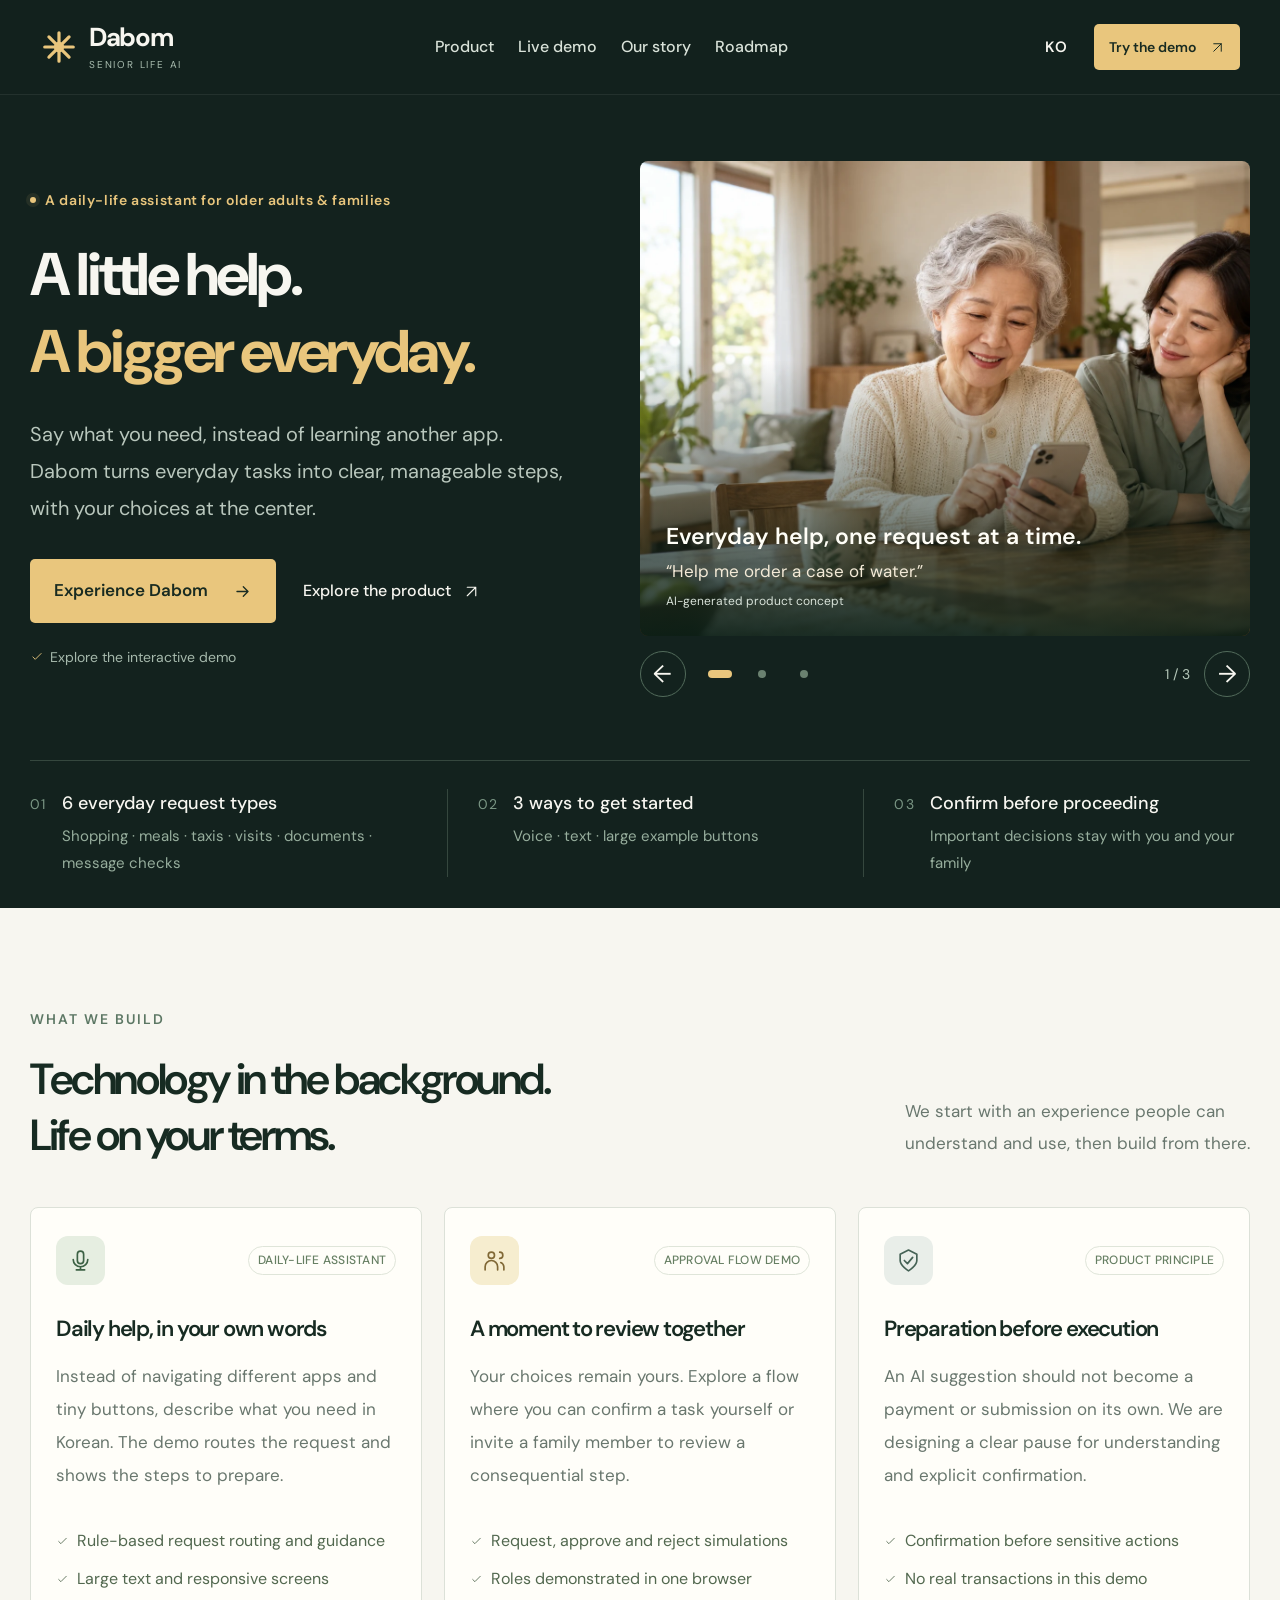
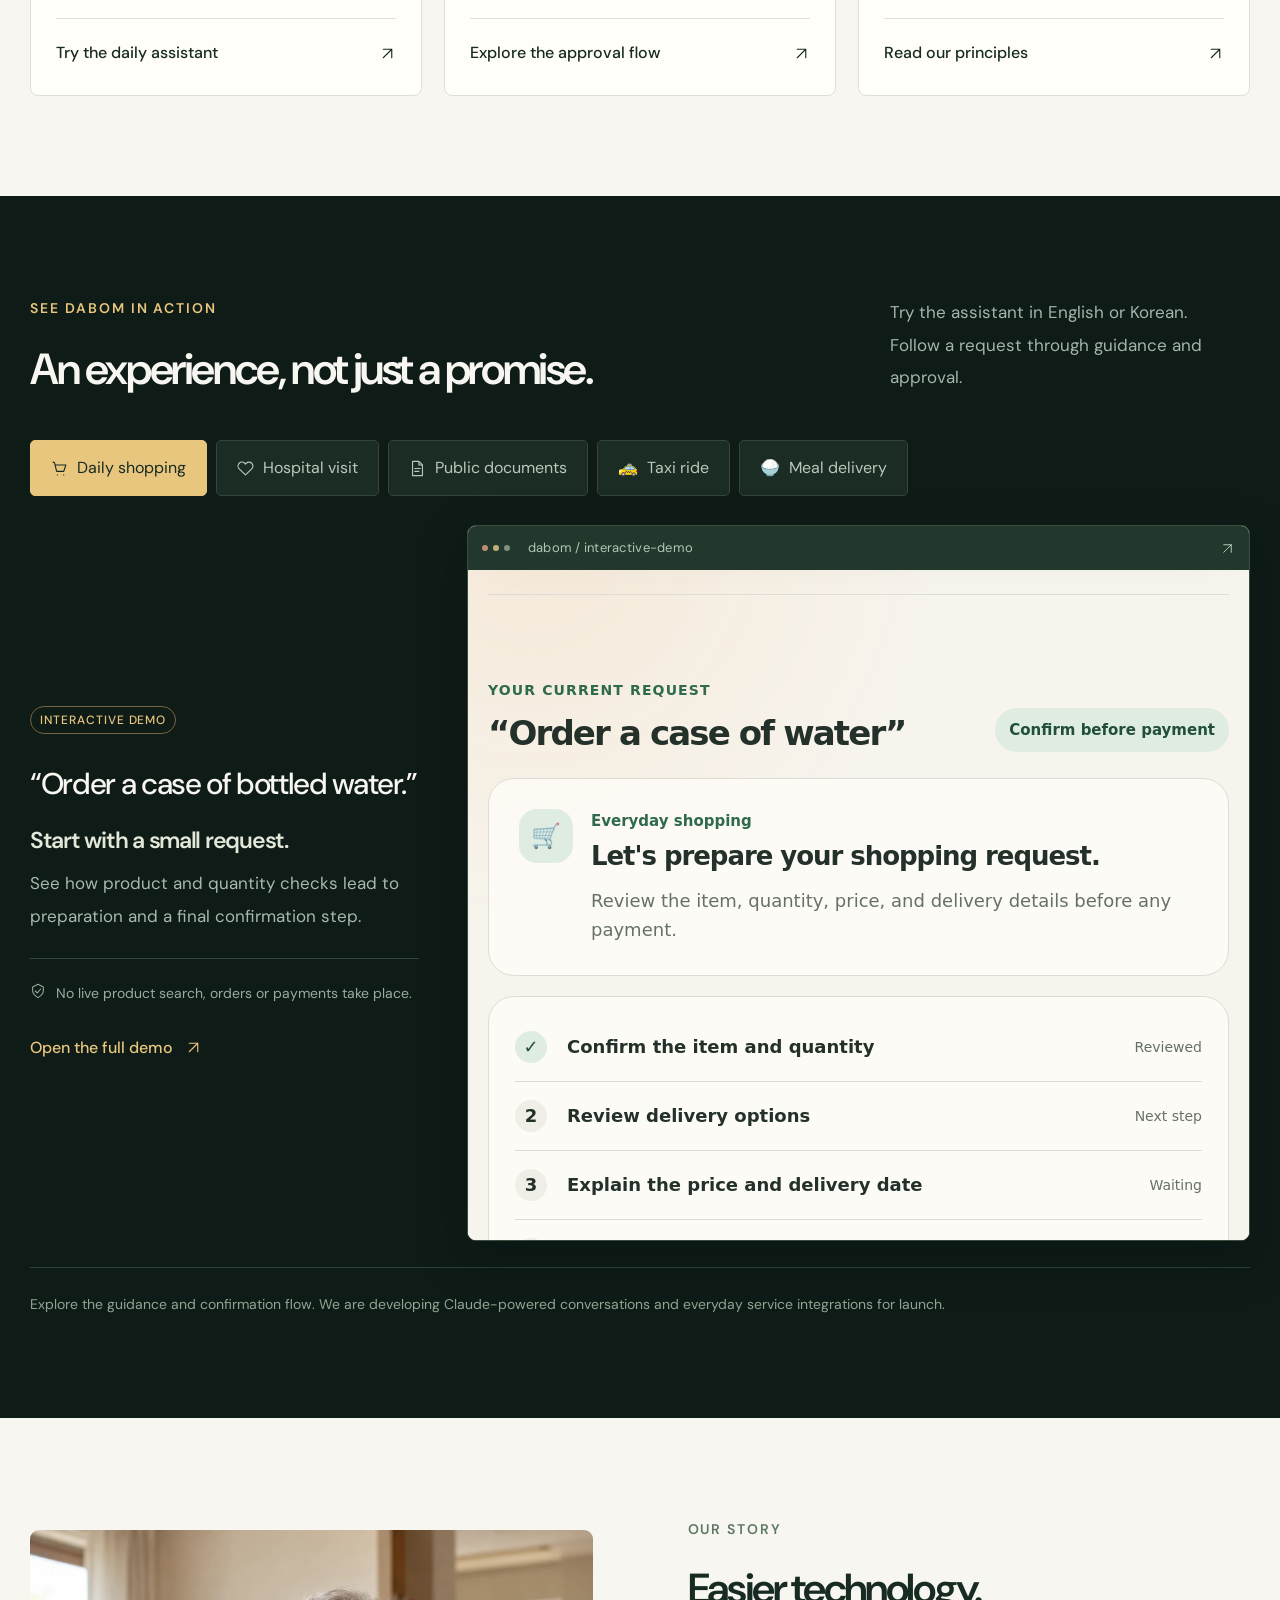
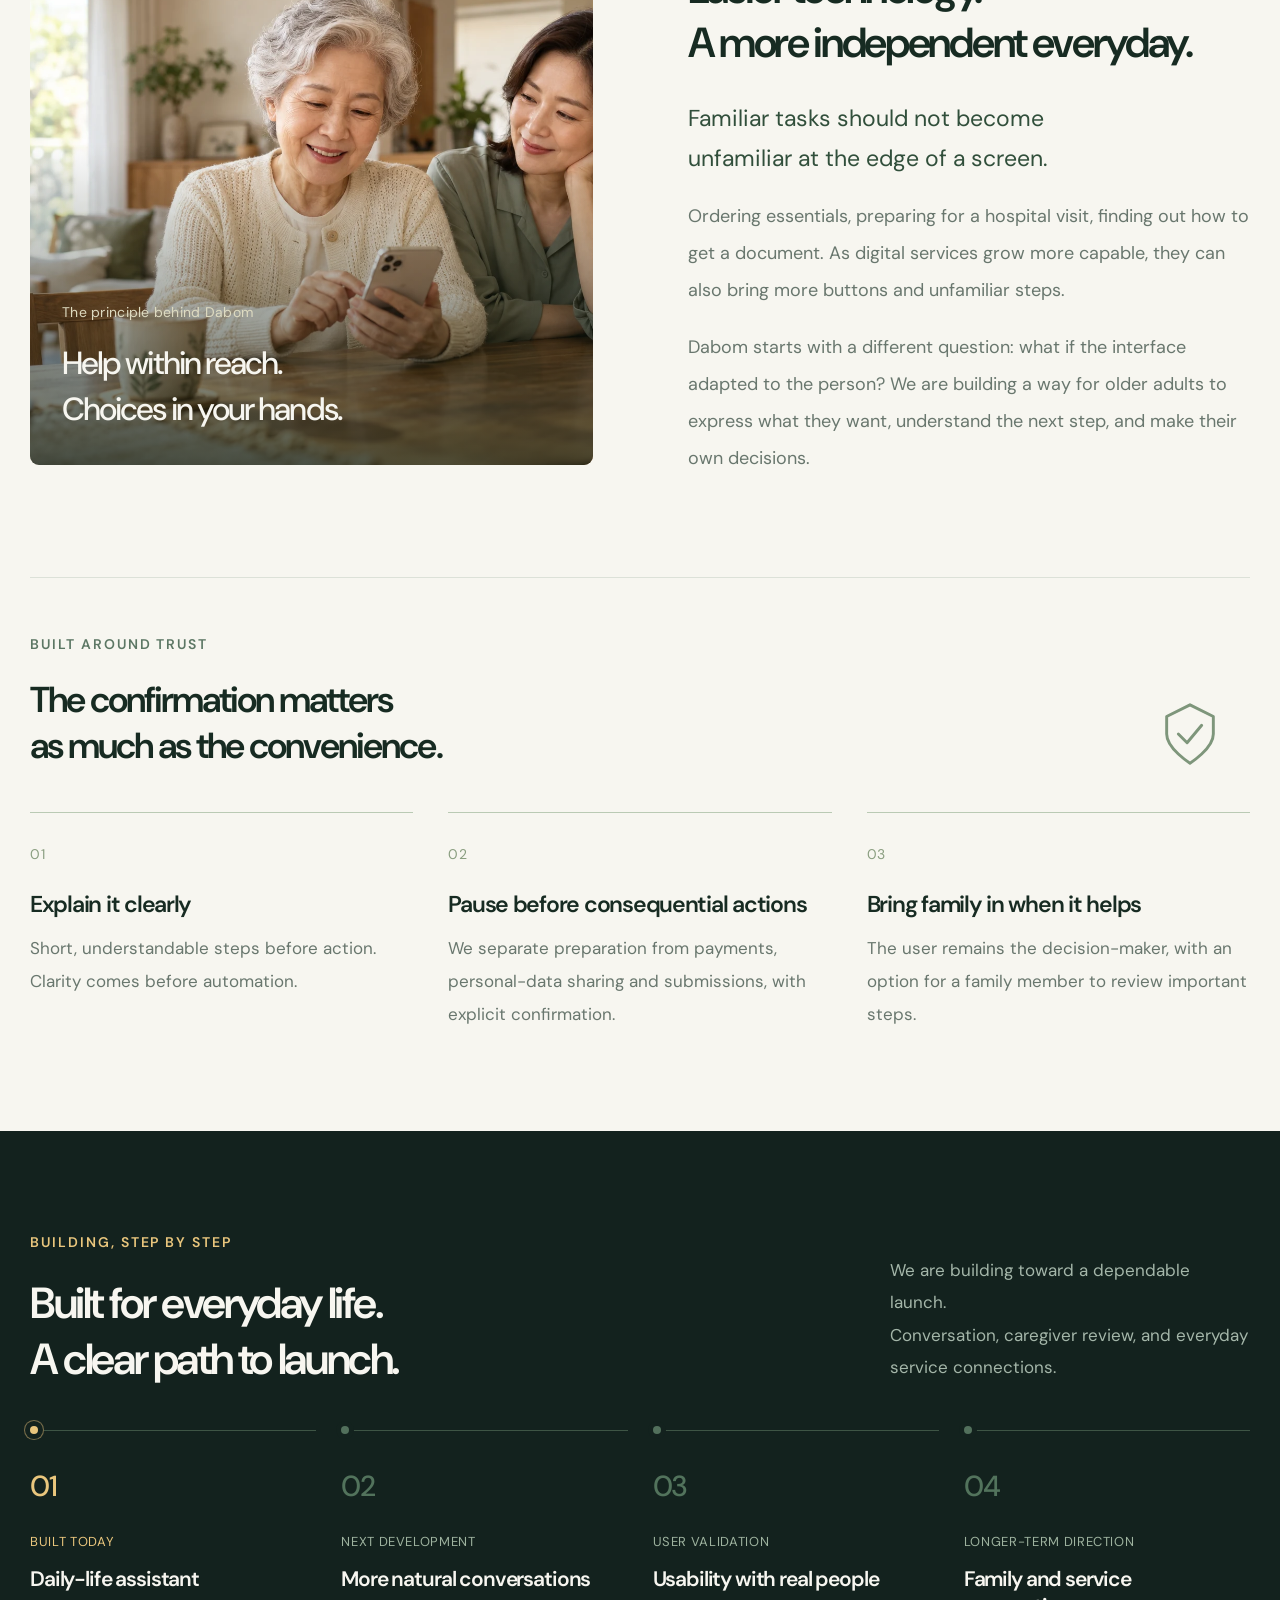
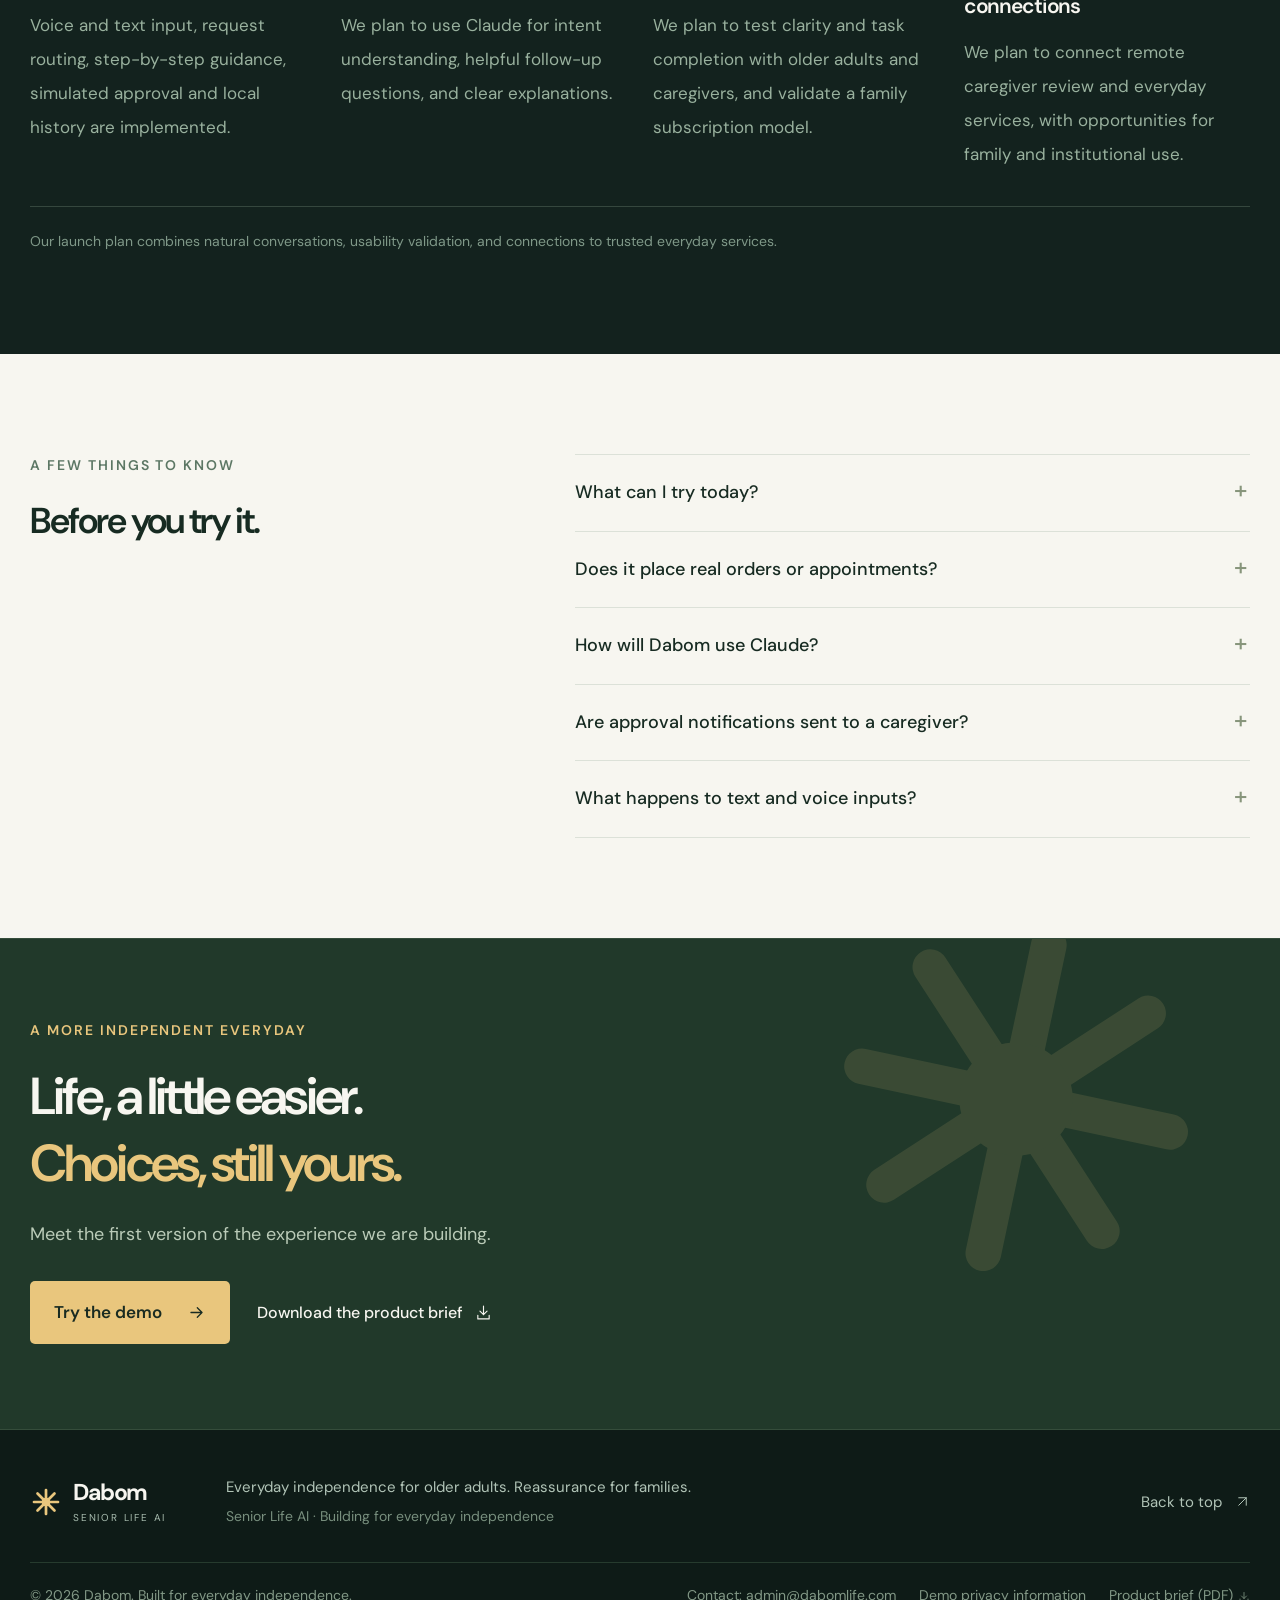
<file: en.html>
<!doctype html><html lang="en"><head><meta charset="utf-8"><meta name="viewport" content="width=device-width, initial-scale=1"><meta name="theme-color" content="#13221e"><meta name="description" content="Dabom is building a Korean-language daily-life assistant for older adults and their families. Simple requests, clear steps, and explicit confirmation before consequential actions."><meta property="og:title" content="Dabom | A little help. A more independent everyday."><meta property="og:description" content="Dabom is building a Korean-language daily-life assistant for older adults and their families. Simple requests, clear steps, and explicit confirmation before consequential actions."><meta property="og:type" content="website"><meta property="og:url" content="https://dabomlife.com/en.html"><link rel="canonical" href="https://dabomlife.com/en.html"><meta property="og:image" content="https://dabomlife.com/assets/dabom-family.webp"><title>Dabom | A little help. A more independent everyday.</title><link rel="icon" href="./assets/favicon.svg" type="image/svg+xml"><link rel="preconnect" href="https://fonts.googleapis.com"><link rel="preconnect" href="https://fonts.gstatic.com" crossorigin><link href="https://fonts.googleapis.com/css2?family=DM+Sans:wght@400;500;600;700&family=Noto+Sans+KR:wght@400;500;600;700;800;900&display=swap" rel="stylesheet"><link rel="stylesheet" href="./site.css"><script src="./site.js" defer></script></head><body><a class="skip" href="#main">Skip to content</a><header class="site-header"><div class="header-inner"><a class="brand" href="#" aria-label="Dabom home"><svg class="brand-mark" viewBox="0 0 40 40" aria-hidden="true"><path d="M20 5v30M5 20h30M9.4 9.4l21.2 21.2M9.4 30.6 30.6 9.4" fill="none" stroke="currentColor" stroke-width="3.4" stroke-linecap="round"/><circle cx="20" cy="20" r="5.4" fill="currentColor"/></svg><span><strong>Dabom</strong><small>SENIOR LIFE AI</small></span></a><button class="menu-toggle" type="button" aria-expanded="false" aria-controls="site-nav" aria-label="Open navigation"><svg class="icon " viewBox="0 0 24 24" fill="none" stroke="currentColor" stroke-width="1.6" stroke-linecap="round" stroke-linejoin="round" aria-hidden="true"><path d="M4 6h16M4 12h16M4 18h16"/></svg></button><nav id="site-nav" aria-label="Main navigation"><a href="#products">Product</a><a href="#tour">Live demo</a><a href="#story">Our story</a><a href="#roadmap">Roadmap</a></nav><div class="header-actions"><a class="language-link" href="./ko.html" lang="ko" aria-label="한국어로 읽기">KO</a><a class="button button-small" href="./demo/index.html">Try the demo<svg class="icon " viewBox="0 0 24 24" fill="none" stroke="currentColor" stroke-width="1.6" stroke-linecap="round" stroke-linejoin="round" aria-hidden="true"><path d="M6 18 18 6M6 6h12v12"/></svg></a></div></div></header><main id="main">
    <section class="hero section-dark"><div class="hero-inner"><div class="hero-copy"><div class="eyebrow"><span class="live-dot"></span>A daily-life assistant for older adults & families</div><h1>A little help.<br><em>A bigger everyday.</em></h1><p class="hero-body">Say what you need, instead of learning another app.<br>Dabom turns everyday tasks into clear, manageable steps,<br>with your choices at the center.</p><div class="actions"><a class="button" href="#tour">Experience Dabom<svg class="icon " viewBox="0 0 24 24" fill="none" stroke="currentColor" stroke-width="1.6" stroke-linecap="round" stroke-linejoin="round" aria-hidden="true"><path d="M5 12h14m-6-6 6 6-6 6"/></svg></a><a class="text-link" href="#products">Explore the product<svg class="icon " viewBox="0 0 24 24" fill="none" stroke="currentColor" stroke-width="1.6" stroke-linecap="round" stroke-linejoin="round" aria-hidden="true"><path d="M6 18 18 6M6 6h12v12"/></svg></a></div><p class="hero-note"><svg class="icon " viewBox="0 0 24 24" fill="none" stroke="currentColor" stroke-width="1.6" stroke-linecap="round" stroke-linejoin="round" aria-hidden="true"><path d="m5 12 4 4L19 6"/></svg>Explore the interactive demo</p></div><div class="hero-gallery" role="region" aria-roledescription="carousel" aria-label="Everyday life with Dabom" tabindex="0"><div class="hero-media gallery-window"><div class="gallery-track"><figure class="gallery-slide" role="group" aria-roledescription="slide" aria-label="1 / 3"><img src="./assets/dabom-family.webp" alt="An older adult and family using a smartphone for daily-life assistance" width="1536" height="1024" fetchpriority="high"><figcaption><strong>Everyday help, one request at a time.</strong><span>“Help me order a case of water.”</span><small>AI-generated product concept</small></figcaption></figure><figure class="gallery-slide" role="group" aria-roledescription="slide" aria-label="2 / 3"><img src="./assets/dabom-taxi.webp" alt="An older adult reviewing Dabom before getting into a taxi" width="1536" height="1024" loading="lazy"><figcaption><strong>A little help getting there.</strong><span>“Help me get a taxi to the hospital.”</span><small>AI-generated product concept</small></figcaption></figure><figure class="gallery-slide" role="group" aria-roledescription="slide" aria-label="3 / 3"><img src="./assets/dabom-delivery.webp" alt="An older adult using Dabom to prepare a meal delivery" width="1536" height="1024" loading="lazy"><figcaption><strong>Your meal. Your choice.</strong><span>“Help me order dinner for delivery.”</span><small>AI-generated product concept</small></figcaption></figure></div></div><div class="gallery-controls"><button type="button" class="gallery-prev" aria-label="Previous photo">←</button><div class="gallery-dots"><button type="button" data-slide="0" aria-label="Photo 1" aria-pressed="true"><span></span></button><button type="button" data-slide="1" aria-label="Photo 2" aria-pressed="false"><span></span></button><button type="button" data-slide="2" aria-label="Photo 3" aria-pressed="false"><span></span></button></div><p class="gallery-status" aria-live="polite">1 / 3</p><button type="button" class="gallery-next" aria-label="Next photo">→</button></div></div></div><div class="signal-row"><div><span class="signal-index">01</span><p><strong>6 everyday request types</strong><small>Shopping · meals · taxis · visits · documents · message checks</small></p></div><div><span class="signal-index">02</span><p><strong>3 ways to get started</strong><small>Voice · text · large example buttons</small></p></div><div><span class="signal-index">03</span><p><strong>Confirm before proceeding</strong><small>Important decisions stay with you and your family</small></p></div></div></section>
    <section class="products section-light section" id="products"><div class="section-heading"><div><p class="eyebrow">WHAT WE BUILD</p><h2>Technology in the background.<br>Life on your terms.</h2></div><p>We start with an experience people can<br>understand and use, then build from there.</p></div><div class="product-grid"><article class="product-card"><div class="product-top"><div class="product-icon green"><svg class="icon " viewBox="0 0 24 24" fill="none" stroke="currentColor" stroke-width="1.6" stroke-linecap="round" stroke-linejoin="round" aria-hidden="true"><rect x="9" y="3" width="6" height="12" rx="3"/><path d="M5 11a7 7 0 0 0 14 0M12 18v3m-4 0h8"/></svg></div><span class="tag">DAILY-LIFE ASSISTANT</span></div><h3>Daily help, in your own words</h3><p>Instead of navigating different apps and tiny buttons, describe what you need in Korean. The demo routes the request and shows the steps to prepare.</p><ul><li><svg class="icon " viewBox="0 0 24 24" fill="none" stroke="currentColor" stroke-width="1.6" stroke-linecap="round" stroke-linejoin="round" aria-hidden="true"><path d="m5 12 4 4L19 6"/></svg>Rule-based request routing and guidance</li><li><svg class="icon " viewBox="0 0 24 24" fill="none" stroke="currentColor" stroke-width="1.6" stroke-linecap="round" stroke-linejoin="round" aria-hidden="true"><path d="m5 12 4 4L19 6"/></svg>Large text and responsive screens</li></ul><a href="./demo/index.html">Try the daily assistant<svg class="icon " viewBox="0 0 24 24" fill="none" stroke="currentColor" stroke-width="1.6" stroke-linecap="round" stroke-linejoin="round" aria-hidden="true"><path d="M6 18 18 6M6 6h12v12"/></svg></a></article><article class="product-card"><div class="product-top"><div class="product-icon gold"><svg class="icon " viewBox="0 0 24 24" fill="none" stroke="currentColor" stroke-width="1.6" stroke-linecap="round" stroke-linejoin="round" aria-hidden="true"><circle cx="9" cy="7" r="3"/><path d="M3 21v-3a6 6 0 0 1 12 0v3m2-17a3 3 0 0 1 0 6m1 4a5 5 0 0 1 3 4v3"/></svg></div><span class="tag">APPROVAL FLOW DEMO</span></div><h3>A moment to review together</h3><p>Your choices remain yours. Explore a flow where you can confirm a task yourself or invite a family member to review a consequential step.</p><ul><li><svg class="icon " viewBox="0 0 24 24" fill="none" stroke="currentColor" stroke-width="1.6" stroke-linecap="round" stroke-linejoin="round" aria-hidden="true"><path d="m5 12 4 4L19 6"/></svg>Request, approve and reject simulations</li><li><svg class="icon " viewBox="0 0 24 24" fill="none" stroke="currentColor" stroke-width="1.6" stroke-linecap="round" stroke-linejoin="round" aria-hidden="true"><path d="m5 12 4 4L19 6"/></svg>Roles demonstrated in one browser</li></ul><a href="./demo/index.html?request=shopping">Explore the approval flow<svg class="icon " viewBox="0 0 24 24" fill="none" stroke="currentColor" stroke-width="1.6" stroke-linecap="round" stroke-linejoin="round" aria-hidden="true"><path d="M6 18 18 6M6 6h12v12"/></svg></a></article><article class="product-card"><div class="product-top"><div class="product-icon sage"><svg class="icon " viewBox="0 0 24 24" fill="none" stroke="currentColor" stroke-width="1.6" stroke-linecap="round" stroke-linejoin="round" aria-hidden="true"><path d="m12 2 8 4v6c0 5-8 10-8 10S4 17 4 12V6Z"/><path d="m8 12 3 3 5-6"/></svg></div><span class="tag">PRODUCT PRINCIPLE</span></div><h3>Preparation before execution</h3><p>An AI suggestion should not become a payment or submission on its own. We are designing a clear pause for understanding and explicit confirmation.</p><ul><li><svg class="icon " viewBox="0 0 24 24" fill="none" stroke="currentColor" stroke-width="1.6" stroke-linecap="round" stroke-linejoin="round" aria-hidden="true"><path d="m5 12 4 4L19 6"/></svg>Confirmation before sensitive actions</li><li><svg class="icon " viewBox="0 0 24 24" fill="none" stroke="currentColor" stroke-width="1.6" stroke-linecap="round" stroke-linejoin="round" aria-hidden="true"><path d="m5 12 4 4L19 6"/></svg>No real transactions in this demo</li></ul><a href="#principles">Read our principles<svg class="icon " viewBox="0 0 24 24" fill="none" stroke="currentColor" stroke-width="1.6" stroke-linecap="round" stroke-linejoin="round" aria-hidden="true"><path d="M6 18 18 6M6 6h12v12"/></svg></a></article></div></section>
    <section class="tour section-dark section" id="tour"><div class="section-heading"><div><p class="eyebrow">SEE DABOM IN ACTION</p><h2>An experience, not just a promise.</h2></div><p>Try the assistant in English or Korean.<br>Follow a request through guidance and approval.</p></div><div class="tour-tabs" role="tablist" aria-label="Choose an everyday demo scenario"><button type="button" id="tab-shopping" role="tab" aria-selected="true" aria-controls="tour-panel" tabindex="0" data-tour="shopping" data-quote="“Order a case of bottled water.”" data-title="Start with a small request." data-body="See how product and quantity checks lead to preparation and a final confirmation step." data-note="No live product search, orders or payments take place."><svg class="icon " viewBox="0 0 24 24" fill="none" stroke="currentColor" stroke-width="1.6" stroke-linecap="round" stroke-linejoin="round" aria-hidden="true"><path d="m3 3 2 1 3 12h10l3-9H6M9 21h.01M18 21h.01"/></svg>Daily shopping</button><button type="button" id="tab-hospital" role="tab" aria-selected="false" aria-controls="tour-panel" tabindex="-1" data-tour="hospital" data-quote="“I’d like to visit an orthopedist tomorrow.”" data-title="One clear step at a time." data-body="Explore the preparation flow for a specialty, preferred time and confirmation before booking." data-note="No live hospital search or appointment is made."><svg class="icon " viewBox="0 0 24 24" fill="none" stroke="currentColor" stroke-width="1.6" stroke-linecap="round" stroke-linejoin="round" aria-hidden="true"><path d="M20.8 4.6a5.5 5.5 0 0 0-7.8 0L12 5.7l-1.1-1.1a5.5 5.5 0 0 0-7.8 7.8L12 21l8.8-8.6a5.5 5.5 0 0 0 0-7.8Z"/></svg>Hospital visit</button><button type="button" id="tab-government" role="tab" aria-selected="false" aria-controls="tour-panel" tabindex="-1" data-tour="government" data-quote="“I need a resident registration document.”" data-title="Make unfamiliar steps clearer." data-body="See how the demo outlines preparation and a confirmation step before identity verification." data-note="No identity verification or official submission takes place."><svg class="icon " viewBox="0 0 24 24" fill="none" stroke="currentColor" stroke-width="1.6" stroke-linecap="round" stroke-linejoin="round" aria-hidden="true"><path d="M14 2H5v20h14V7Zm0 0v5h5M8 12h8m-8 4h6"/></svg>Public documents</button><button type="button" id="tab-taxi" role="tab" aria-selected="false" aria-controls="tour-panel" tabindex="-1" data-tour="taxi" data-quote="“Help me get a taxi to the hospital.”" data-title="Make getting there easier." data-body="Review pickup, destination, and estimated fare before the final booking check." data-note="No actual taxi booking or payment is made."><span aria-hidden="true">🚕</span>Taxi ride</button><button type="button" id="tab-delivery" role="tab" aria-selected="false" aria-controls="tour-panel" tabindex="-1" data-tour="delivery" data-quote="“Help me order dinner for delivery.”" data-title="A simpler way to plan a meal." data-body="Review your meal, delivery details, and total before confirming the order." data-note="No actual meal order or payment is made."><span aria-hidden="true">🍚</span>Meal delivery</button></div><div class="tour-panel" id="tour-panel" role="tabpanel" aria-labelledby="tab-shopping"><div class="tour-description" aria-live="polite"><span class="tag tag-gold">INTERACTIVE DEMO</span><blockquote id="tour-quote">“Order a case of bottled water.”</blockquote><h3 id="tour-title">Start with a small request.</h3><p id="tour-body">See how product and quantity checks lead to preparation and a final confirmation step.</p><div class="tour-boundary"><svg class="icon " viewBox="0 0 24 24" fill="none" stroke="currentColor" stroke-width="1.6" stroke-linecap="round" stroke-linejoin="round" aria-hidden="true"><path d="m12 2 8 4v6c0 5-8 10-8 10S4 17 4 12V6Z"/><path d="m8 12 3 3 5-6"/></svg><p id="tour-note">No live product search, orders or payments take place.</p></div><a class="text-link" id="tour-open" href="./demo/index.html?request=shopping" target="_blank" rel="noopener">Open the full demo<svg class="icon " viewBox="0 0 24 24" fill="none" stroke="currentColor" stroke-width="1.6" stroke-linecap="round" stroke-linejoin="round" aria-hidden="true"><path d="M6 18 18 6M6 6h12v12"/></svg></a></div><div class="browser-frame"><div class="browser-bar"><span class="window-dots" aria-hidden="true"><i></i><i></i><i></i></span><span>dabom / interactive-demo</span><a href="./demo/index.html" target="_blank" rel="noopener" aria-label="Open the full demo"><svg class="icon " viewBox="0 0 24 24" fill="none" stroke="currentColor" stroke-width="1.6" stroke-linecap="round" stroke-linejoin="round" aria-hidden="true"><path d="M6 18 18 6M6 6h12v12"/></svg></a></div><iframe id="demo-frame" title="Dabom interactive daily-life assistant demo" src="./demo/index.html?request=shopping" loading="lazy"></iframe></div></div><p class="tour-caption">Explore the guidance and confirmation flow. We are developing Claude-powered conversations and everyday service integrations for launch.</p></section>
    <section class="story section-light section" id="story"><div class="story-media"><img src="./assets/dabom-family.webp" alt="An illustrative brand image of an older Korean woman using a smartphone beside her adult daughter" width="768" height="850" loading="lazy"><div class="story-quote"><small>The principle behind Dabom</small><p>Help within reach.<br>Choices in your hands.</p></div></div><div class="story-copy"><p class="eyebrow">OUR STORY</p><h2>Easier technology.<br>A more independent everyday.</h2><p class="story-lead">Familiar tasks should not become<br>unfamiliar at the edge of a screen.</p><p>Ordering essentials, preparing for a hospital visit, finding out how to get a document. As digital services grow more capable, they can also bring more buttons and unfamiliar steps.</p><p>Dabom starts with a different question: what if the interface adapted to the person? We are building a way for older adults to express what they want, understand the next step, and make their own decisions.</p></div></section>
    <section class="principles section-light section" id="principles"><div class="section-heading"><div><p class="eyebrow">BUILT AROUND TRUST</p><h2>The confirmation matters<br>as much as the convenience.</h2></div><span class="large-shield" aria-hidden="true"><svg class="icon " viewBox="0 0 24 24" fill="none" stroke="currentColor" stroke-width="1.6" stroke-linecap="round" stroke-linejoin="round" aria-hidden="true"><path d="m12 2 8 4v6c0 5-8 10-8 10S4 17 4 12V6Z"/><path d="m8 12 3 3 5-6"/></svg></span></div><div class="principles-grid"><article><span>01</span><h3>Explain it clearly</h3><p>Short, understandable steps before action. Clarity comes before automation.</p></article><article><span>02</span><h3>Pause before consequential actions</h3><p>We separate preparation from payments, personal-data sharing and submissions, with explicit confirmation.</p></article><article><span>03</span><h3>Bring family in when it helps</h3><p>The user remains the decision-maker, with an option for a family member to review important steps.</p></article></div></section>
    <section class="roadmap section-dark section" id="roadmap"><div class="section-heading"><div><p class="eyebrow">BUILDING, STEP BY STEP</p><h2>Built for everyday life.<br>A clear path to launch.</h2></div><p>We are building toward a dependable launch.<br>Conversation, caregiver review, and everyday service connections.</p></div><div class="timeline"><article class="milestone current"><span class="milestone-number">01</span><div><span class="milestone-status">BUILT TODAY</span><h3>Daily-life assistant</h3><p>Voice and text input, request routing, step-by-step guidance, simulated approval and local history are implemented.</p></div></article><article class="milestone next"><span class="milestone-number">02</span><div><span class="milestone-status">NEXT DEVELOPMENT</span><h3>More natural conversations</h3><p>We plan to use Claude for intent understanding, helpful follow-up questions, and clear explanations.</p></div></article><article class="milestone planned"><span class="milestone-number">03</span><div><span class="milestone-status">USER VALIDATION</span><h3>Usability with real people</h3><p>We plan to test clarity and task completion with older adults and caregivers, and validate a family subscription model.</p></div></article><article class="milestone planned"><span class="milestone-number">04</span><div><span class="milestone-status">LONGER-TERM DIRECTION</span><h3>Family and service connections</h3><p>We plan to connect remote caregiver review and everyday services, with opportunities for family and institutional use.</p></div></article></div><p class="build-note">Our launch plan combines natural conversations, usability validation, and connections to trusted everyday services.</p></section>
    <section class="faq section-light section" id="faq"><div><p class="eyebrow">A FEW THINGS TO KNOW</p><h2>Before you try it.</h2></div><div class="faq-list"><details><summary>What can I try today?<span aria-hidden="true">+</span></summary><p>The English and Korean interactive demo includes voice/text input, rule-based daily-request routing, step-by-step guidance, simulated self/caregiver approval, local history, large text and mobile screens.</p></details><details><summary>Does it place real orders or appointments?<span aria-hidden="true">+</span></summary><p>No. The current demo demonstrates preparation and confirmation. It does not search live services, place orders, take payments, book appointments, verify identity or submit public documents.</p></details><details><summary>How will Dabom use Claude?<span aria-hidden="true">+</span></summary><p>We plan to use Claude to understand everyday requests, ask useful follow-up questions, and explain the next steps clearly. The interactive demo shows the guidance and review experience.</p></details><details><summary>Are approval notifications sent to a caregiver?<span aria-hidden="true">+</span></summary><p>In this demo, request, approval and rejection roles are simulated within the same browser. Remote caregiver accounts and notifications are part of our development plan.</p></details><details><summary>What happens to text and voice inputs?<span aria-hidden="true">+</span></summary><p>Demo history is stored locally in your browser and can be deleted there. Please use sample requests instead of sensitive information. Voice input uses supported browsers’ speech recognition and follows the browser provider’s processing policy.</p></details></div></section>
    <section class="closing section-dark"><div class="closing-decoration" aria-hidden="true"><svg class="brand-mark" viewBox="0 0 40 40" aria-hidden="true"><path d="M20 5v30M5 20h30M9.4 9.4l21.2 21.2M9.4 30.6 30.6 9.4" fill="none" stroke="currentColor" stroke-width="3.4" stroke-linecap="round"/><circle cx="20" cy="20" r="5.4" fill="currentColor"/></svg></div><p class="eyebrow">A MORE INDEPENDENT EVERYDAY</p><h2>Life, a little easier.<br><em>Choices, still yours.</em></h2><p>Meet the first version of the experience we are building.</p><div class="actions"><a class="button" href="./demo/index.html">Try the demo<svg class="icon " viewBox="0 0 24 24" fill="none" stroke="currentColor" stroke-width="1.6" stroke-linecap="round" stroke-linejoin="round" aria-hidden="true"><path d="M5 12h14m-6-6 6 6-6 6"/></svg></a><a class="text-link" href="./dabom-product-brief.pdf" download>Download the product brief<svg class="icon " viewBox="0 0 24 24" fill="none" stroke="currentColor" stroke-width="1.6" stroke-linecap="round" stroke-linejoin="round" aria-hidden="true"><path d="M12 3v12m-5-5 5 5 5-5M4 16v5h16v-5"/></svg></a></div></section>
  </main><footer class="site-footer"><div class="footer-main"><a class="brand" href="./en.html"><svg class="brand-mark" viewBox="0 0 40 40" aria-hidden="true"><path d="M20 5v30M5 20h30M9.4 9.4l21.2 21.2M9.4 30.6 30.6 9.4" fill="none" stroke="currentColor" stroke-width="3.4" stroke-linecap="round"/><circle cx="20" cy="20" r="5.4" fill="currentColor"/></svg><span><strong>Dabom</strong><small>SENIOR LIFE AI</small></span></a><p>Everyday independence for older adults. Reassurance for families.<br><small>Senior Life AI · Building for everyday independence</small></p><a class="back-top" href="#">Back to top<svg class="icon " viewBox="0 0 24 24" fill="none" stroke="currentColor" stroke-width="1.6" stroke-linecap="round" stroke-linejoin="round" aria-hidden="true"><path d="M6 18 18 6M6 6h12v12"/></svg></a></div><div class="footer-bottom"><span>© 2026 Dabom. Built for everyday independence.</span><div><a href="mailto:admin@dabomlife.com">Contact: admin@dabomlife.com</a><a href="./privacy-en.html">Demo privacy information</a><a href="./dabom-product-brief.pdf" download>Product brief (PDF)<svg class="icon " viewBox="0 0 24 24" fill="none" stroke="currentColor" stroke-width="1.6" stroke-linecap="round" stroke-linejoin="round" aria-hidden="true"><path d="M12 3v12m-5-5 5 5 5-5M4 16v5h16v-5"/></svg></a></div></div></footer></body></html>
</file>
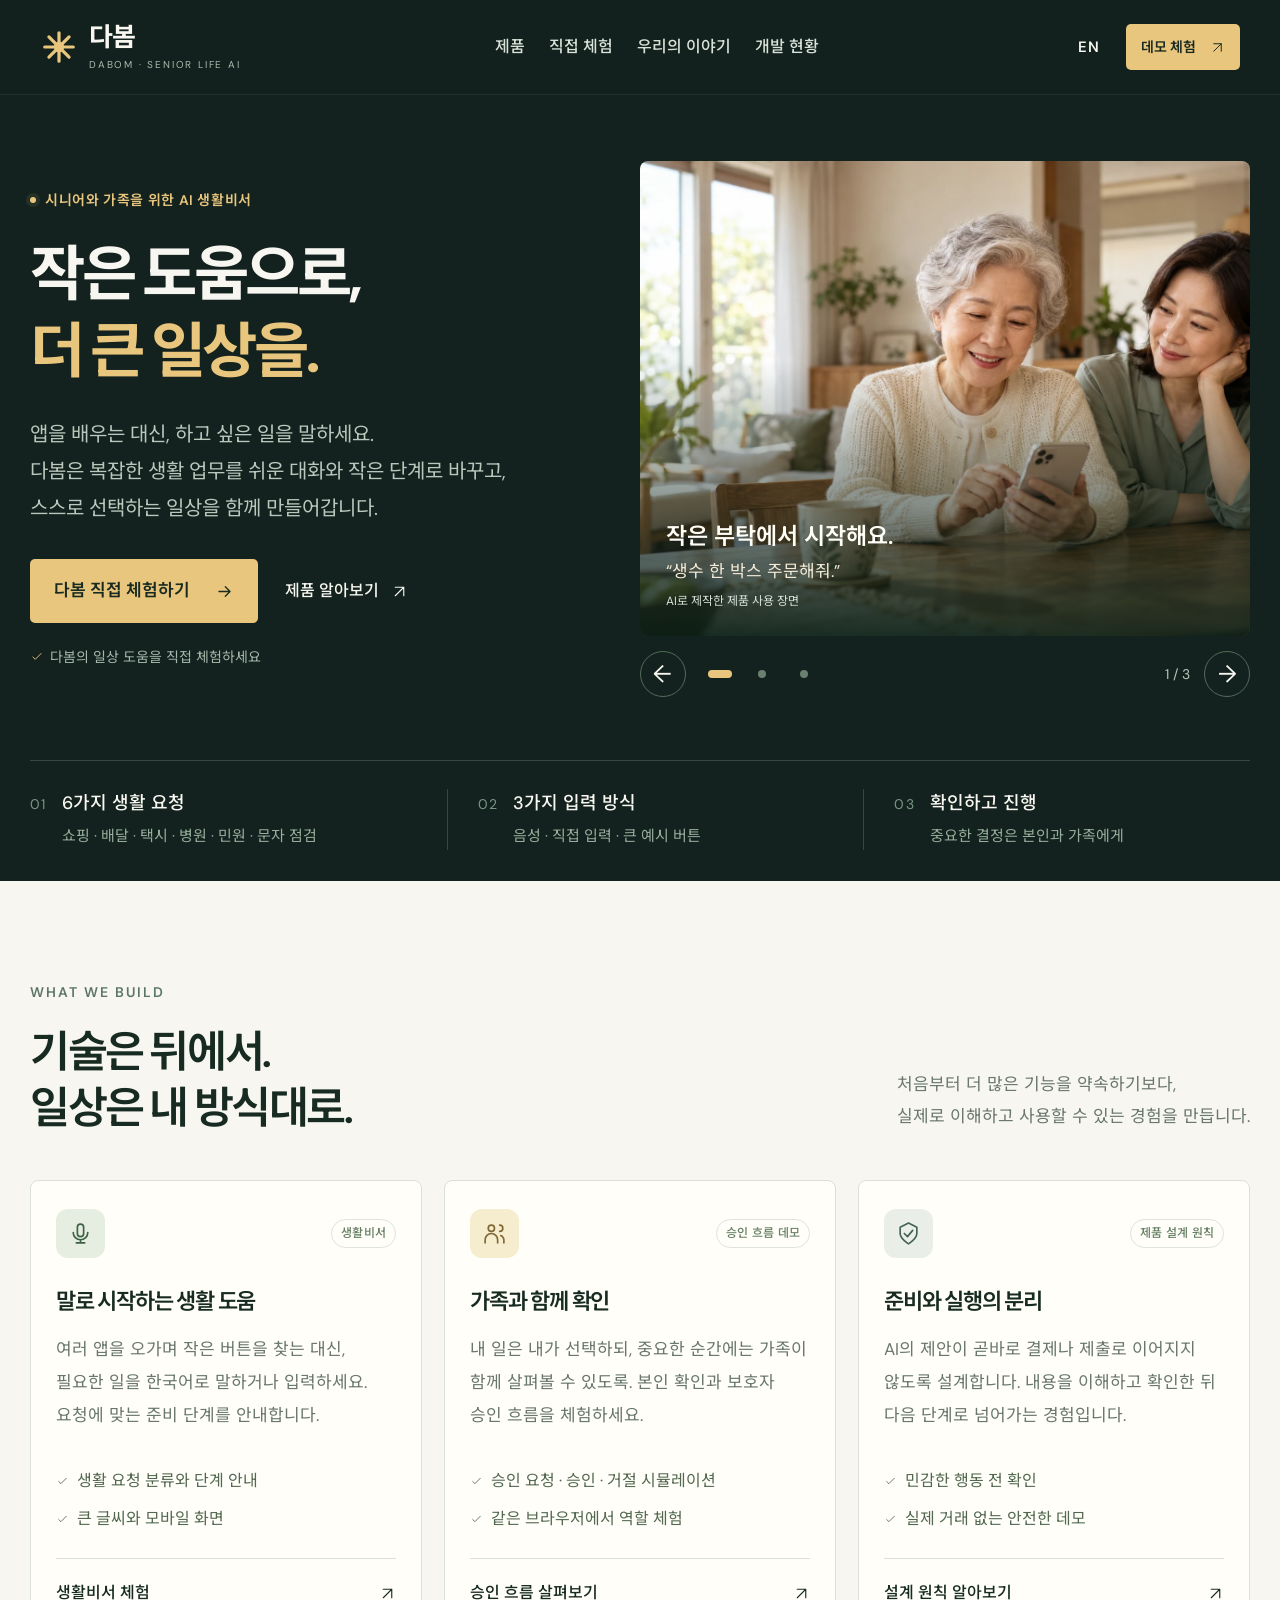
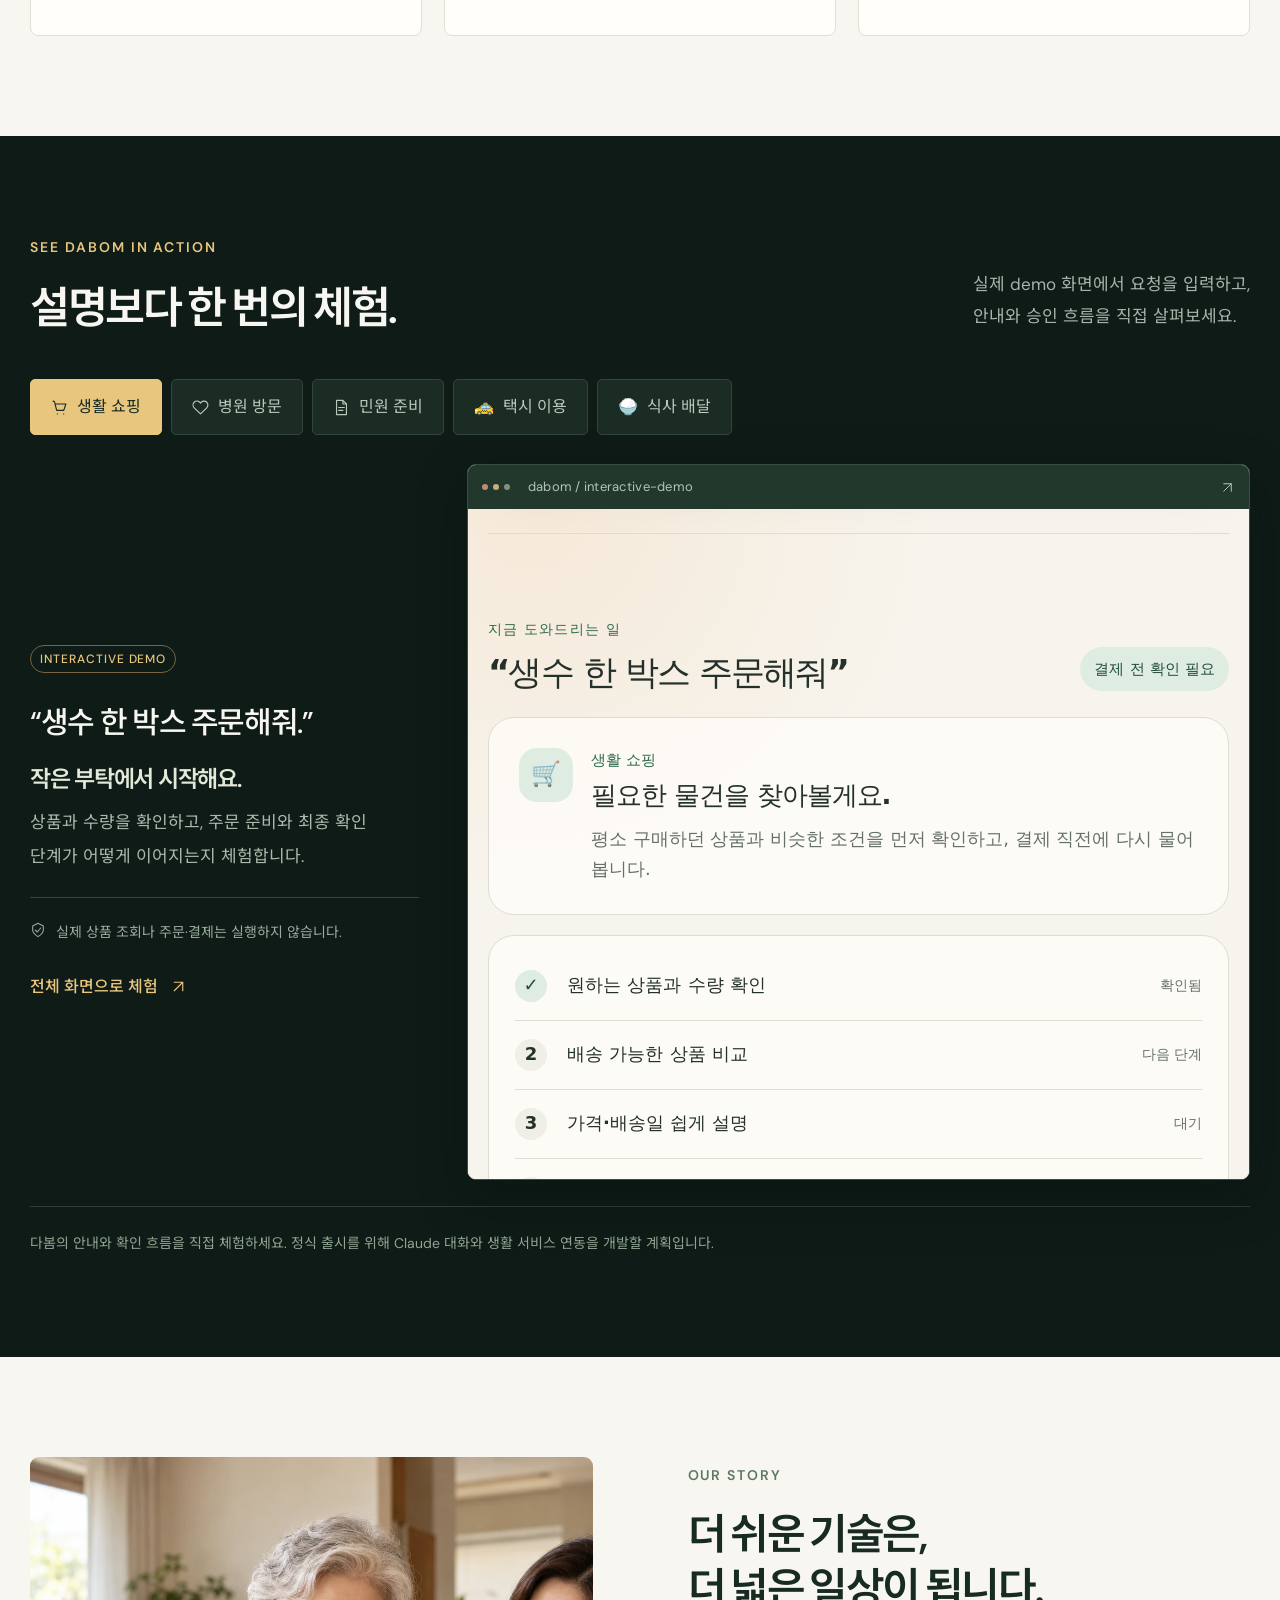
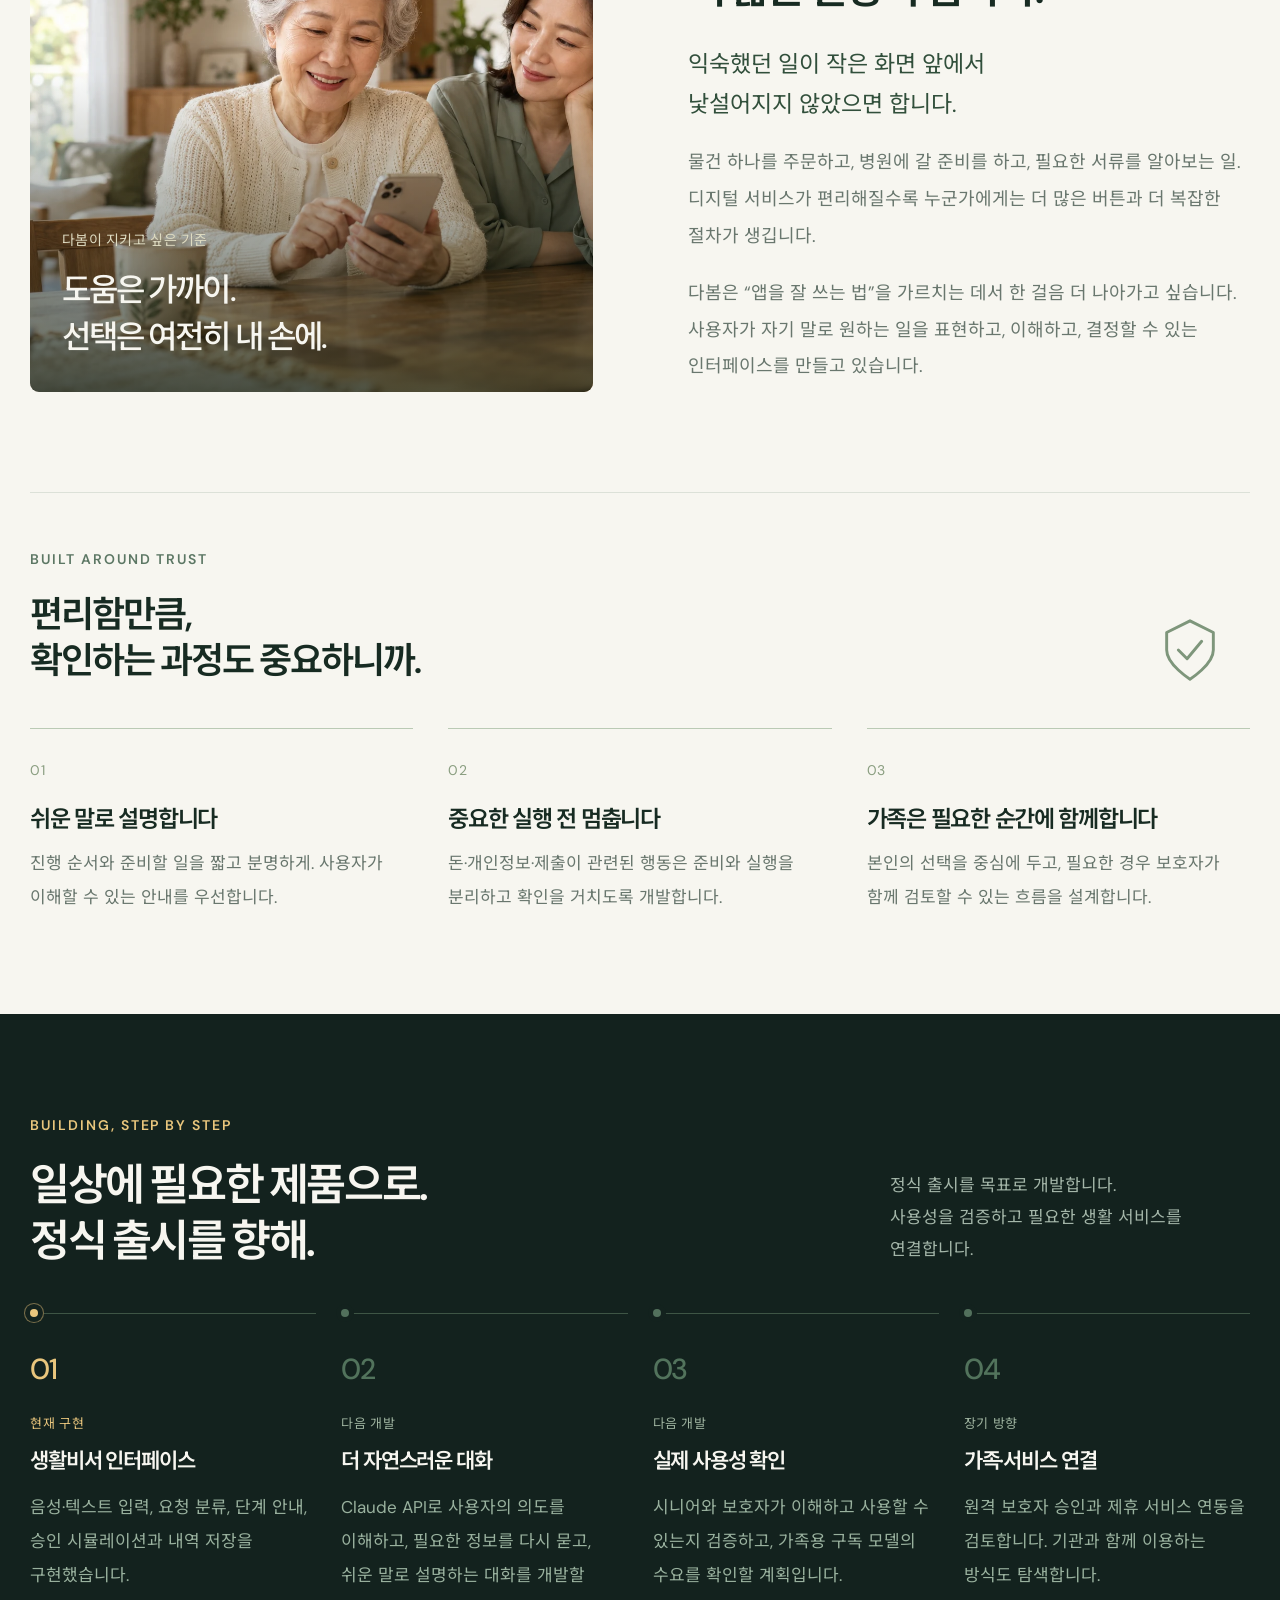
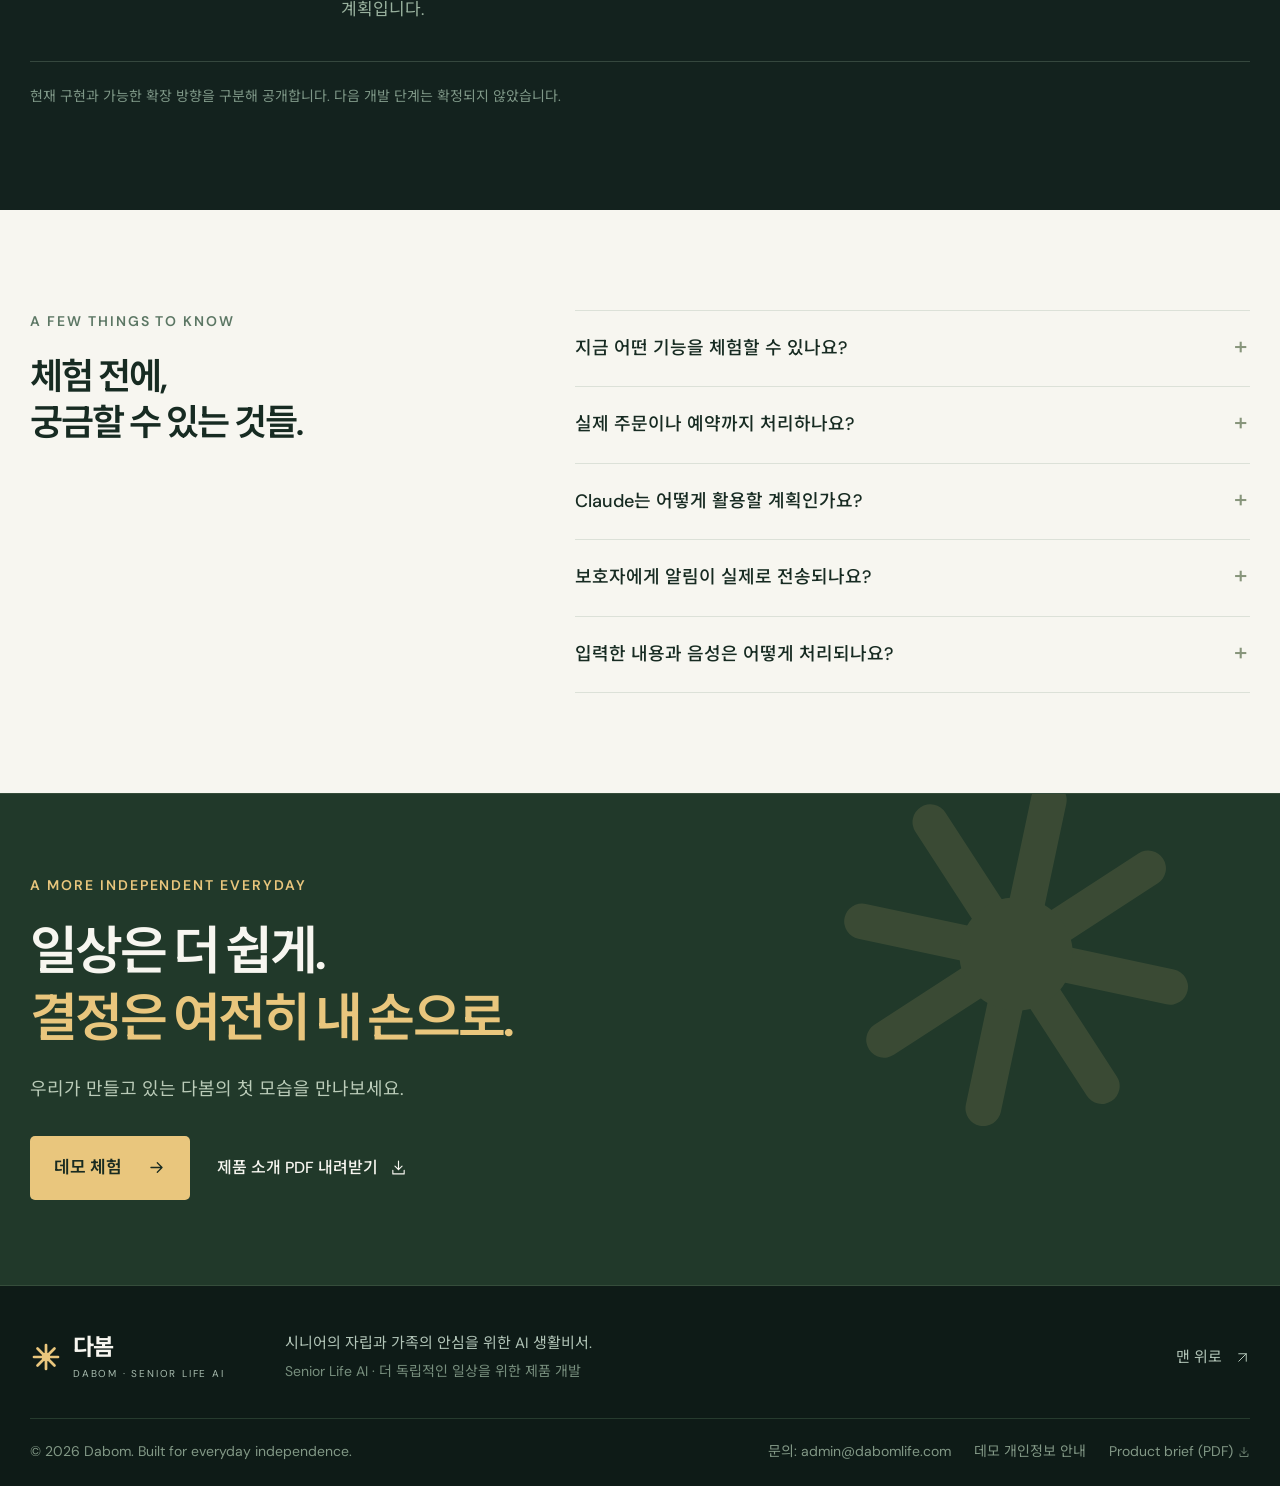
<file: ko.html>
<!doctype html><html lang="ko"><head><meta charset="utf-8"><meta name="viewport" content="width=device-width, initial-scale=1"><meta name="theme-color" content="#13221e"><meta name="description" content="시니어와 가족을 위한 AI 생활비서 다봄. 말로 요청하고, 쉬운 단계로 이해하고, 중요한 일은 확인하며 진행하는 새로운 일상을 만들어갑니다."><meta property="og:title" content="다봄 | 작은 도움으로, 더 큰 일상을"><meta property="og:description" content="시니어와 가족을 위한 AI 생활비서 다봄. 말로 요청하고, 쉬운 단계로 이해하고, 중요한 일은 확인하며 진행하는 새로운 일상을 만들어갑니다."><meta property="og:type" content="website"><meta property="og:url" content="https://dabomlife.com/ko.html"><link rel="canonical" href="https://dabomlife.com/ko.html"><meta property="og:image" content="https://dabomlife.com/assets/dabom-family.webp"><title>다봄 | 작은 도움으로, 더 큰 일상을</title><link rel="icon" href="./assets/favicon.svg" type="image/svg+xml"><link rel="preconnect" href="https://fonts.googleapis.com"><link rel="preconnect" href="https://fonts.gstatic.com" crossorigin><link href="https://fonts.googleapis.com/css2?family=DM+Sans:wght@400;500;600;700&family=Noto+Sans+KR:wght@400;500;600;700;800;900&display=swap" rel="stylesheet"><link rel="stylesheet" href="./site.css"><script src="./site.js" defer></script></head><body><a class="skip" href="#main">본문으로 이동</a><header class="site-header"><div class="header-inner"><a class="brand" href="#" aria-label="다봄 홈"><svg class="brand-mark" viewBox="0 0 40 40" aria-hidden="true"><path d="M20 5v30M5 20h30M9.4 9.4l21.2 21.2M9.4 30.6 30.6 9.4" fill="none" stroke="currentColor" stroke-width="3.4" stroke-linecap="round"/><circle cx="20" cy="20" r="5.4" fill="currentColor"/></svg><span><strong>다봄</strong><small>DABOM · SENIOR LIFE AI</small></span></a><button class="menu-toggle" type="button" aria-expanded="false" aria-controls="site-nav" aria-label="메뉴 열기"><svg class="icon " viewBox="0 0 24 24" fill="none" stroke="currentColor" stroke-width="1.6" stroke-linecap="round" stroke-linejoin="round" aria-hidden="true"><path d="M4 6h16M4 12h16M4 18h16"/></svg></button><nav id="site-nav" aria-label="주 메뉴"><a href="#products">제품</a><a href="#tour">직접 체험</a><a href="#story">우리의 이야기</a><a href="#roadmap">개발 현황</a></nav><div class="header-actions"><a class="language-link" href="./index.html" lang="en" aria-label="Read in English">EN</a><a class="button button-small" href="./demo/ko.html">데모 체험<svg class="icon " viewBox="0 0 24 24" fill="none" stroke="currentColor" stroke-width="1.6" stroke-linecap="round" stroke-linejoin="round" aria-hidden="true"><path d="M6 18 18 6M6 6h12v12"/></svg></a></div></div></header><main id="main">
    <section class="hero section-dark"><div class="hero-inner"><div class="hero-copy"><div class="eyebrow"><span class="live-dot"></span>시니어와 가족을 위한 AI 생활비서</div><h1>작은 도움으로,<br><em>더 큰 일상을.</em></h1><p class="hero-body">앱을 배우는 대신, 하고 싶은 일을 말하세요.<br>다봄은 복잡한 생활 업무를 쉬운 대화와 작은 단계로 바꾸고,<br>스스로 선택하는 일상을 함께 만들어갑니다.</p><div class="actions"><a class="button" href="#tour">다봄 직접 체험하기<svg class="icon " viewBox="0 0 24 24" fill="none" stroke="currentColor" stroke-width="1.6" stroke-linecap="round" stroke-linejoin="round" aria-hidden="true"><path d="M5 12h14m-6-6 6 6-6 6"/></svg></a><a class="text-link" href="#products">제품 알아보기<svg class="icon " viewBox="0 0 24 24" fill="none" stroke="currentColor" stroke-width="1.6" stroke-linecap="round" stroke-linejoin="round" aria-hidden="true"><path d="M6 18 18 6M6 6h12v12"/></svg></a></div><p class="hero-note"><svg class="icon " viewBox="0 0 24 24" fill="none" stroke="currentColor" stroke-width="1.6" stroke-linecap="round" stroke-linejoin="round" aria-hidden="true"><path d="m5 12 4 4L19 6"/></svg>다봄의 일상 도움을 직접 체험하세요</p></div><div class="hero-gallery" role="region" aria-roledescription="carousel" aria-label="다봄과 함께하는 일상" tabindex="0"><div class="hero-media gallery-window"><div class="gallery-track"><figure class="gallery-slide" role="group" aria-roledescription="slide" aria-label="1 / 3"><img src="./assets/dabom-family.webp" alt="스마트폰으로 일상 도움을 받는 시니어와 가족" width="1536" height="1024" fetchpriority="high"><figcaption><strong>작은 부탁에서 시작해요.</strong><span>“생수 한 박스 주문해줘.”</span><small>AI로 제작한 제품 사용 장면</small></figcaption></figure><figure class="gallery-slide" role="group" aria-roledescription="slide" aria-label="2 / 3"><img src="./assets/dabom-taxi.webp" alt="다봄 화면을 확인하며 택시에 탑승하는 시니어" width="1536" height="1024" loading="lazy"><figcaption><strong>외출도 조금 더 편하게.</strong><span>“병원까지 택시 타고 싶어.”</span><small>AI로 제작한 제품 사용 장면</small></figcaption></figure><figure class="gallery-slide" role="group" aria-roledescription="slide" aria-label="3 / 3"><img src="./assets/dabom-delivery.webp" alt="다봄으로 식사 배달을 준비하는 시니어" width="1536" height="1024" loading="lazy"><figcaption><strong>오늘의 식사도 내 선택으로.</strong><span>“저녁 식사 배달해줘.”</span><small>AI로 제작한 제품 사용 장면</small></figcaption></figure></div></div><div class="gallery-controls"><button type="button" class="gallery-prev" aria-label="이전 사진">←</button><div class="gallery-dots"><button type="button" data-slide="0" aria-label="사진 1" aria-pressed="true"><span></span></button><button type="button" data-slide="1" aria-label="사진 2" aria-pressed="false"><span></span></button><button type="button" data-slide="2" aria-label="사진 3" aria-pressed="false"><span></span></button></div><p class="gallery-status" aria-live="polite">1 / 3</p><button type="button" class="gallery-next" aria-label="다음 사진">→</button></div></div></div><div class="signal-row"><div><span class="signal-index">01</span><p><strong>6가지 생활 요청</strong><small>쇼핑 · 배달 · 택시 · 병원 · 민원 · 문자 점검</small></p></div><div><span class="signal-index">02</span><p><strong>3가지 입력 방식</strong><small>음성 · 직접 입력 · 큰 예시 버튼</small></p></div><div><span class="signal-index">03</span><p><strong>확인하고 진행</strong><small>중요한 결정은 본인과 가족에게</small></p></div></div></section>
    <section class="products section-light section" id="products"><div class="section-heading"><div><p class="eyebrow">WHAT WE BUILD</p><h2>기술은 뒤에서.<br>일상은 내 방식대로.</h2></div><p>처음부터 더 많은 기능을 약속하기보다,<br>실제로 이해하고 사용할 수 있는 경험을 만듭니다.</p></div><div class="product-grid"><article class="product-card"><div class="product-top"><div class="product-icon green"><svg class="icon " viewBox="0 0 24 24" fill="none" stroke="currentColor" stroke-width="1.6" stroke-linecap="round" stroke-linejoin="round" aria-hidden="true"><rect x="9" y="3" width="6" height="12" rx="3"/><path d="M5 11a7 7 0 0 0 14 0M12 18v3m-4 0h8"/></svg></div><span class="tag">생활비서</span></div><h3>말로 시작하는 생활 도움</h3><p>여러 앱을 오가며 작은 버튼을 찾는 대신, 필요한 일을 한국어로 말하거나 입력하세요. 요청에 맞는 준비 단계를 안내합니다.</p><ul><li><svg class="icon " viewBox="0 0 24 24" fill="none" stroke="currentColor" stroke-width="1.6" stroke-linecap="round" stroke-linejoin="round" aria-hidden="true"><path d="m5 12 4 4L19 6"/></svg>생활 요청 분류와 단계 안내</li><li><svg class="icon " viewBox="0 0 24 24" fill="none" stroke="currentColor" stroke-width="1.6" stroke-linecap="round" stroke-linejoin="round" aria-hidden="true"><path d="m5 12 4 4L19 6"/></svg>큰 글씨와 모바일 화면</li></ul><a href="./demo/ko.html">생활비서 체험<svg class="icon " viewBox="0 0 24 24" fill="none" stroke="currentColor" stroke-width="1.6" stroke-linecap="round" stroke-linejoin="round" aria-hidden="true"><path d="M6 18 18 6M6 6h12v12"/></svg></a></article><article class="product-card"><div class="product-top"><div class="product-icon gold"><svg class="icon " viewBox="0 0 24 24" fill="none" stroke="currentColor" stroke-width="1.6" stroke-linecap="round" stroke-linejoin="round" aria-hidden="true"><circle cx="9" cy="7" r="3"/><path d="M3 21v-3a6 6 0 0 1 12 0v3m2-17a3 3 0 0 1 0 6m1 4a5 5 0 0 1 3 4v3"/></svg></div><span class="tag">승인 흐름 데모</span></div><h3>가족과 함께 확인</h3><p>내 일은 내가 선택하되, 중요한 순간에는 가족이 함께 살펴볼 수 있도록. 본인 확인과 보호자 승인 흐름을 체험하세요.</p><ul><li><svg class="icon " viewBox="0 0 24 24" fill="none" stroke="currentColor" stroke-width="1.6" stroke-linecap="round" stroke-linejoin="round" aria-hidden="true"><path d="m5 12 4 4L19 6"/></svg>승인 요청 · 승인 · 거절 시뮬레이션</li><li><svg class="icon " viewBox="0 0 24 24" fill="none" stroke="currentColor" stroke-width="1.6" stroke-linecap="round" stroke-linejoin="round" aria-hidden="true"><path d="m5 12 4 4L19 6"/></svg>같은 브라우저에서 역할 체험</li></ul><a href="./demo/ko.html?request=shopping">승인 흐름 살펴보기<svg class="icon " viewBox="0 0 24 24" fill="none" stroke="currentColor" stroke-width="1.6" stroke-linecap="round" stroke-linejoin="round" aria-hidden="true"><path d="M6 18 18 6M6 6h12v12"/></svg></a></article><article class="product-card"><div class="product-top"><div class="product-icon sage"><svg class="icon " viewBox="0 0 24 24" fill="none" stroke="currentColor" stroke-width="1.6" stroke-linecap="round" stroke-linejoin="round" aria-hidden="true"><path d="m12 2 8 4v6c0 5-8 10-8 10S4 17 4 12V6Z"/><path d="m8 12 3 3 5-6"/></svg></div><span class="tag">제품 설계 원칙</span></div><h3>준비와 실행의 분리</h3><p>AI의 제안이 곧바로 결제나 제출로 이어지지 않도록 설계합니다. 내용을 이해하고 확인한 뒤 다음 단계로 넘어가는 경험입니다.</p><ul><li><svg class="icon " viewBox="0 0 24 24" fill="none" stroke="currentColor" stroke-width="1.6" stroke-linecap="round" stroke-linejoin="round" aria-hidden="true"><path d="m5 12 4 4L19 6"/></svg>민감한 행동 전 확인</li><li><svg class="icon " viewBox="0 0 24 24" fill="none" stroke="currentColor" stroke-width="1.6" stroke-linecap="round" stroke-linejoin="round" aria-hidden="true"><path d="m5 12 4 4L19 6"/></svg>실제 거래 없는 안전한 데모</li></ul><a href="#principles">설계 원칙 알아보기<svg class="icon " viewBox="0 0 24 24" fill="none" stroke="currentColor" stroke-width="1.6" stroke-linecap="round" stroke-linejoin="round" aria-hidden="true"><path d="M6 18 18 6M6 6h12v12"/></svg></a></article></div></section>
    <section class="tour section-dark section" id="tour"><div class="section-heading"><div><p class="eyebrow">SEE DABOM IN ACTION</p><h2>설명보다 한 번의 체험.</h2></div><p>실제 demo 화면에서 요청을 입력하고,<br>안내와 승인 흐름을 직접 살펴보세요.</p></div><div class="tour-tabs" role="tablist" aria-label="체험할 생활 요청 선택"><button type="button" id="tab-shopping" role="tab" aria-selected="true" aria-controls="tour-panel" tabindex="0" data-tour="shopping" data-quote="“생수 한 박스 주문해줘.”" data-title="작은 부탁에서 시작해요." data-body="상품과 수량을 확인하고, 주문 준비와 최종 확인 단계가 어떻게 이어지는지 체험합니다." data-note="실제 상품 조회나 주문·결제는 실행하지 않습니다."><svg class="icon " viewBox="0 0 24 24" fill="none" stroke="currentColor" stroke-width="1.6" stroke-linecap="round" stroke-linejoin="round" aria-hidden="true"><path d="m3 3 2 1 3 12h10l3-9H6M9 21h.01M18 21h.01"/></svg>생활 쇼핑</button><button type="button" id="tab-hospital" role="tab" aria-selected="false" aria-controls="tour-panel" tabindex="-1" data-tour="hospital" data-quote="“내일 정형외과에 가고 싶어.”" data-title="준비할 일을 차근차근." data-body="진료과와 희망 시간을 정리하고, 예약 전 확인하는 과정을 살펴봅니다." data-note="실제 병원 조회나 예약 확정은 실행하지 않습니다."><svg class="icon " viewBox="0 0 24 24" fill="none" stroke="currentColor" stroke-width="1.6" stroke-linecap="round" stroke-linejoin="round" aria-hidden="true"><path d="M20.8 4.6a5.5 5.5 0 0 0-7.8 0L12 5.7l-1.1-1.1a5.5 5.5 0 0 0-7.8 7.8L12 21l8.8-8.6a5.5 5.5 0 0 0 0-7.8Z"/></svg>병원 방문</button><button type="button" id="tab-government" role="tab" aria-selected="false" aria-controls="tour-panel" tabindex="-1" data-tour="government" data-quote="“주민등록등본이 필요해.”" data-title="낯선 절차도 이해하기 쉽게." data-body="서류 발급에 필요한 준비와 본인인증 전 확인 단계를 살펴봅니다." data-note="실제 본인인증이나 민원 제출은 실행하지 않습니다."><svg class="icon " viewBox="0 0 24 24" fill="none" stroke="currentColor" stroke-width="1.6" stroke-linecap="round" stroke-linejoin="round" aria-hidden="true"><path d="M14 2H5v20h14V7Zm0 0v5h5M8 12h8m-8 4h6"/></svg>민원 준비</button><button type="button" id="tab-taxi" role="tab" aria-selected="false" aria-controls="tour-panel" tabindex="-1" data-tour="taxi" data-quote="“병원까지 택시 타고 싶어.”" data-title="이동 준비도 차근차근." data-body="출발지와 목적지, 예상 요금을 확인하고 호출 전 최종 확인을 체험합니다." data-note="실제 차량을 호출하거나 결제하지 않습니다."><span aria-hidden="true">🚕</span>택시 이용</button><button type="button" id="tab-delivery" role="tab" aria-selected="false" aria-controls="tour-panel" tabindex="-1" data-tour="delivery" data-quote="“저녁 식사 배달해줘.”" data-title="식사 준비도 쉽게." data-body="원하는 음식과 배달 정보, 가격을 살펴보고 주문 전 확인을 체험합니다." data-note="실제 배달 주문이나 결제는 실행하지 않습니다."><span aria-hidden="true">🍚</span>식사 배달</button></div><div class="tour-panel" id="tour-panel" role="tabpanel" aria-labelledby="tab-shopping"><div class="tour-description" aria-live="polite"><span class="tag tag-gold">INTERACTIVE DEMO</span><blockquote id="tour-quote">“생수 한 박스 주문해줘.”</blockquote><h3 id="tour-title">작은 부탁에서 시작해요.</h3><p id="tour-body">상품과 수량을 확인하고, 주문 준비와 최종 확인 단계가 어떻게 이어지는지 체험합니다.</p><div class="tour-boundary"><svg class="icon " viewBox="0 0 24 24" fill="none" stroke="currentColor" stroke-width="1.6" stroke-linecap="round" stroke-linejoin="round" aria-hidden="true"><path d="m12 2 8 4v6c0 5-8 10-8 10S4 17 4 12V6Z"/><path d="m8 12 3 3 5-6"/></svg><p id="tour-note">실제 상품 조회나 주문·결제는 실행하지 않습니다.</p></div><a class="text-link" id="tour-open" href="./demo/ko.html?request=shopping" target="_blank" rel="noopener">전체 화면으로 체험<svg class="icon " viewBox="0 0 24 24" fill="none" stroke="currentColor" stroke-width="1.6" stroke-linecap="round" stroke-linejoin="round" aria-hidden="true"><path d="M6 18 18 6M6 6h12v12"/></svg></a></div><div class="browser-frame"><div class="browser-bar"><span class="window-dots" aria-hidden="true"><i></i><i></i><i></i></span><span>dabom / interactive-demo</span><a href="./demo/ko.html" target="_blank" rel="noopener" aria-label="전체 화면으로 체험"><svg class="icon " viewBox="0 0 24 24" fill="none" stroke="currentColor" stroke-width="1.6" stroke-linecap="round" stroke-linejoin="round" aria-hidden="true"><path d="M6 18 18 6M6 6h12v12"/></svg></a></div><iframe id="demo-frame" title="다봄 실제 생활비서 인터페이스 체험" src="./demo/ko.html?request=shopping" loading="lazy"></iframe></div></div><p class="tour-caption">다봄의 안내와 확인 흐름을 직접 체험하세요. 정식 출시를 위해 Claude 대화와 생활 서비스 연동을 개발할 계획입니다.</p></section>
    <section class="story section-light section" id="story"><div class="story-media"><img src="./assets/dabom-family.webp" alt="편안한 집에서 스마트폰을 사용하는 시니어와 곁에 앉은 가족의 브랜드 이미지" width="768" height="850" loading="lazy"><div class="story-quote"><small>다봄이 지키고 싶은 기준</small><p>도움은 가까이.<br>선택은 여전히 내 손에.</p></div></div><div class="story-copy"><p class="eyebrow">OUR STORY</p><h2>더 쉬운 기술은,<br>더 넓은 일상이 됩니다.</h2><p class="story-lead">익숙했던 일이 작은 화면 앞에서<br>낯설어지지 않았으면 합니다.</p><p>물건 하나를 주문하고, 병원에 갈 준비를 하고, 필요한 서류를 알아보는 일. 디지털 서비스가 편리해질수록 누군가에게는 더 많은 버튼과 더 복잡한 절차가 생깁니다.</p><p>다봄은 “앱을 잘 쓰는 법”을 가르치는 데서 한 걸음 더 나아가고 싶습니다. 사용자가 자기 말로 원하는 일을 표현하고, 이해하고, 결정할 수 있는 인터페이스를 만들고 있습니다.</p></div></section>
    <section class="principles section-light section" id="principles"><div class="section-heading"><div><p class="eyebrow">BUILT AROUND TRUST</p><h2>편리함만큼,<br>확인하는 과정도 중요하니까.</h2></div><span class="large-shield" aria-hidden="true"><svg class="icon " viewBox="0 0 24 24" fill="none" stroke="currentColor" stroke-width="1.6" stroke-linecap="round" stroke-linejoin="round" aria-hidden="true"><path d="m12 2 8 4v6c0 5-8 10-8 10S4 17 4 12V6Z"/><path d="m8 12 3 3 5-6"/></svg></span></div><div class="principles-grid"><article><span>01</span><h3>쉬운 말로 설명합니다</h3><p>진행 순서와 준비할 일을 짧고 분명하게. 사용자가 이해할 수 있는 안내를 우선합니다.</p></article><article><span>02</span><h3>중요한 실행 전 멈춥니다</h3><p>돈·개인정보·제출이 관련된 행동은 준비와 실행을 분리하고 확인을 거치도록 개발합니다.</p></article><article><span>03</span><h3>가족은 필요한 순간에 함께합니다</h3><p>본인의 선택을 중심에 두고, 필요한 경우 보호자가 함께 검토할 수 있는 흐름을 설계합니다.</p></article></div></section>
    <section class="roadmap section-dark section" id="roadmap"><div class="section-heading"><div><p class="eyebrow">BUILDING, STEP BY STEP</p><h2>일상에 필요한 제품으로.<br>정식 출시를 향해.</h2></div><p>정식 출시를 목표로 개발합니다.<br>사용성을 검증하고 필요한 생활 서비스를 연결합니다.</p></div><div class="timeline"><article class="milestone current"><span class="milestone-number">01</span><div><span class="milestone-status">현재 구현</span><h3>생활비서 인터페이스</h3><p>음성·텍스트 입력, 요청 분류, 단계 안내, 승인 시뮬레이션과 내역 저장을 구현했습니다.</p></div></article><article class="milestone next"><span class="milestone-number">02</span><div><span class="milestone-status">다음 개발</span><h3>더 자연스러운 대화</h3><p>Claude API로 사용자의 의도를 이해하고, 필요한 정보를 다시 묻고, 쉬운 말로 설명하는 대화를 개발할 계획입니다.</p></div></article><article class="milestone planned"><span class="milestone-number">03</span><div><span class="milestone-status">다음 개발</span><h3>실제 사용성 확인</h3><p>시니어와 보호자가 이해하고 사용할 수 있는지 검증하고, 가족용 구독 모델의 수요를 확인할 계획입니다.</p></div></article><article class="milestone planned"><span class="milestone-number">04</span><div><span class="milestone-status">장기 방향</span><h3>가족·서비스 연결</h3><p>원격 보호자 승인과 제휴 서비스 연동을 검토합니다. 기관과 함께 이용하는 방식도 탐색합니다.</p></div></article></div><p class="build-note">현재 구현과 가능한 확장 방향을 구분해 공개합니다. 다음 개발 단계는 확정되지 않았습니다.</p></section>
    <section class="faq section-light section" id="faq"><div><p class="eyebrow">A FEW THINGS TO KNOW</p><h2>체험 전에,<br>궁금할 수 있는 것들.</h2></div><div class="faq-list"><details><summary>지금 어떤 기능을 체험할 수 있나요?<span aria-hidden="true">+</span></summary><p>한국어 음성·텍스트 입력, 생활 요청의 규칙 기반 분류, 단계별 안내, 본인·보호자 확인 시뮬레이션, 최근 내역 저장, 큰 글씨와 모바일 화면을 체험할 수 있습니다.</p></details><details><summary>실제 주문이나 예약까지 처리하나요?<span aria-hidden="true">+</span></summary><p>생활비서는 준비와 확인 흐름을 검증하는 데모입니다. 실제 상품·병원 조회, 주문·결제, 예약 확정, 본인인증 및 민원 제출은 실행하지 않습니다.</p></details><details><summary>Claude는 어떻게 활용할 계획인가요?<span aria-hidden="true">+</span></summary><p>Claude API로 생활 요청을 이해하고, 필요한 정보를 다시 묻고, 쉬운 설명을 제공할 계획입니다. 인터랙티브 데모에서는 안내와 확인 흐름을 체험할 수 있습니다.</p></details><details><summary>보호자에게 알림이 실제로 전송되나요?<span aria-hidden="true">+</span></summary><p>현재는 같은 브라우저 화면에서 승인 요청·승인·거절 역할을 체험합니다. 원격 보호자 계정과 실제 알림 전송은 검토 가능한 확장 방향입니다.</p></details><details><summary>입력한 내용과 음성은 어떻게 처리되나요?<span aria-hidden="true">+</span></summary><p>데모 내역은 해당 브라우저의 로컬 저장소에 저장되며 내역 지우기로 삭제할 수 있습니다. 실제 개인정보 대신 예시를 사용해주세요. 음성 입력은 지원 브라우저의 음성 인식 기능을 사용하고, 해당 제공업체의 처리 정책을 따릅니다.</p></details></div></section>
    <section class="closing section-dark"><div class="closing-decoration" aria-hidden="true"><svg class="brand-mark" viewBox="0 0 40 40" aria-hidden="true"><path d="M20 5v30M5 20h30M9.4 9.4l21.2 21.2M9.4 30.6 30.6 9.4" fill="none" stroke="currentColor" stroke-width="3.4" stroke-linecap="round"/><circle cx="20" cy="20" r="5.4" fill="currentColor"/></svg></div><p class="eyebrow">A MORE INDEPENDENT EVERYDAY</p><h2>일상은 더 쉽게.<br><em>결정은 여전히 내 손으로.</em></h2><p>우리가 만들고 있는 다봄의 첫 모습을 만나보세요.</p><div class="actions"><a class="button" href="./demo/ko.html">데모 체험<svg class="icon " viewBox="0 0 24 24" fill="none" stroke="currentColor" stroke-width="1.6" stroke-linecap="round" stroke-linejoin="round" aria-hidden="true"><path d="M5 12h14m-6-6 6 6-6 6"/></svg></a><a class="text-link" href="./dabom-product-brief.pdf" download>제품 소개 PDF 내려받기<svg class="icon " viewBox="0 0 24 24" fill="none" stroke="currentColor" stroke-width="1.6" stroke-linecap="round" stroke-linejoin="round" aria-hidden="true"><path d="M12 3v12m-5-5 5 5 5-5M4 16v5h16v-5"/></svg></a></div></section>
  </main><footer class="site-footer"><div class="footer-main"><a class="brand" href="./index.html"><svg class="brand-mark" viewBox="0 0 40 40" aria-hidden="true"><path d="M20 5v30M5 20h30M9.4 9.4l21.2 21.2M9.4 30.6 30.6 9.4" fill="none" stroke="currentColor" stroke-width="3.4" stroke-linecap="round"/><circle cx="20" cy="20" r="5.4" fill="currentColor"/></svg><span><strong>다봄</strong><small>DABOM · SENIOR LIFE AI</small></span></a><p>시니어의 자립과 가족의 안심을 위한 AI 생활비서.<br><small>Senior Life AI · 더 독립적인 일상을 위한 제품 개발</small></p><a class="back-top" href="#">맨 위로<svg class="icon " viewBox="0 0 24 24" fill="none" stroke="currentColor" stroke-width="1.6" stroke-linecap="round" stroke-linejoin="round" aria-hidden="true"><path d="M6 18 18 6M6 6h12v12"/></svg></a></div><div class="footer-bottom"><span>© 2026 Dabom. Built for everyday independence.</span><div><a href="mailto:admin@dabomlife.com">문의: admin@dabomlife.com</a><a href="./privacy.html">데모 개인정보 안내</a><a href="./dabom-product-brief.pdf" download>Product brief (PDF)<svg class="icon " viewBox="0 0 24 24" fill="none" stroke="currentColor" stroke-width="1.6" stroke-linecap="round" stroke-linejoin="round" aria-hidden="true"><path d="M12 3v12m-5-5 5 5 5-5M4 16v5h16v-5"/></svg></a></div></div></footer></body></html>
</file>
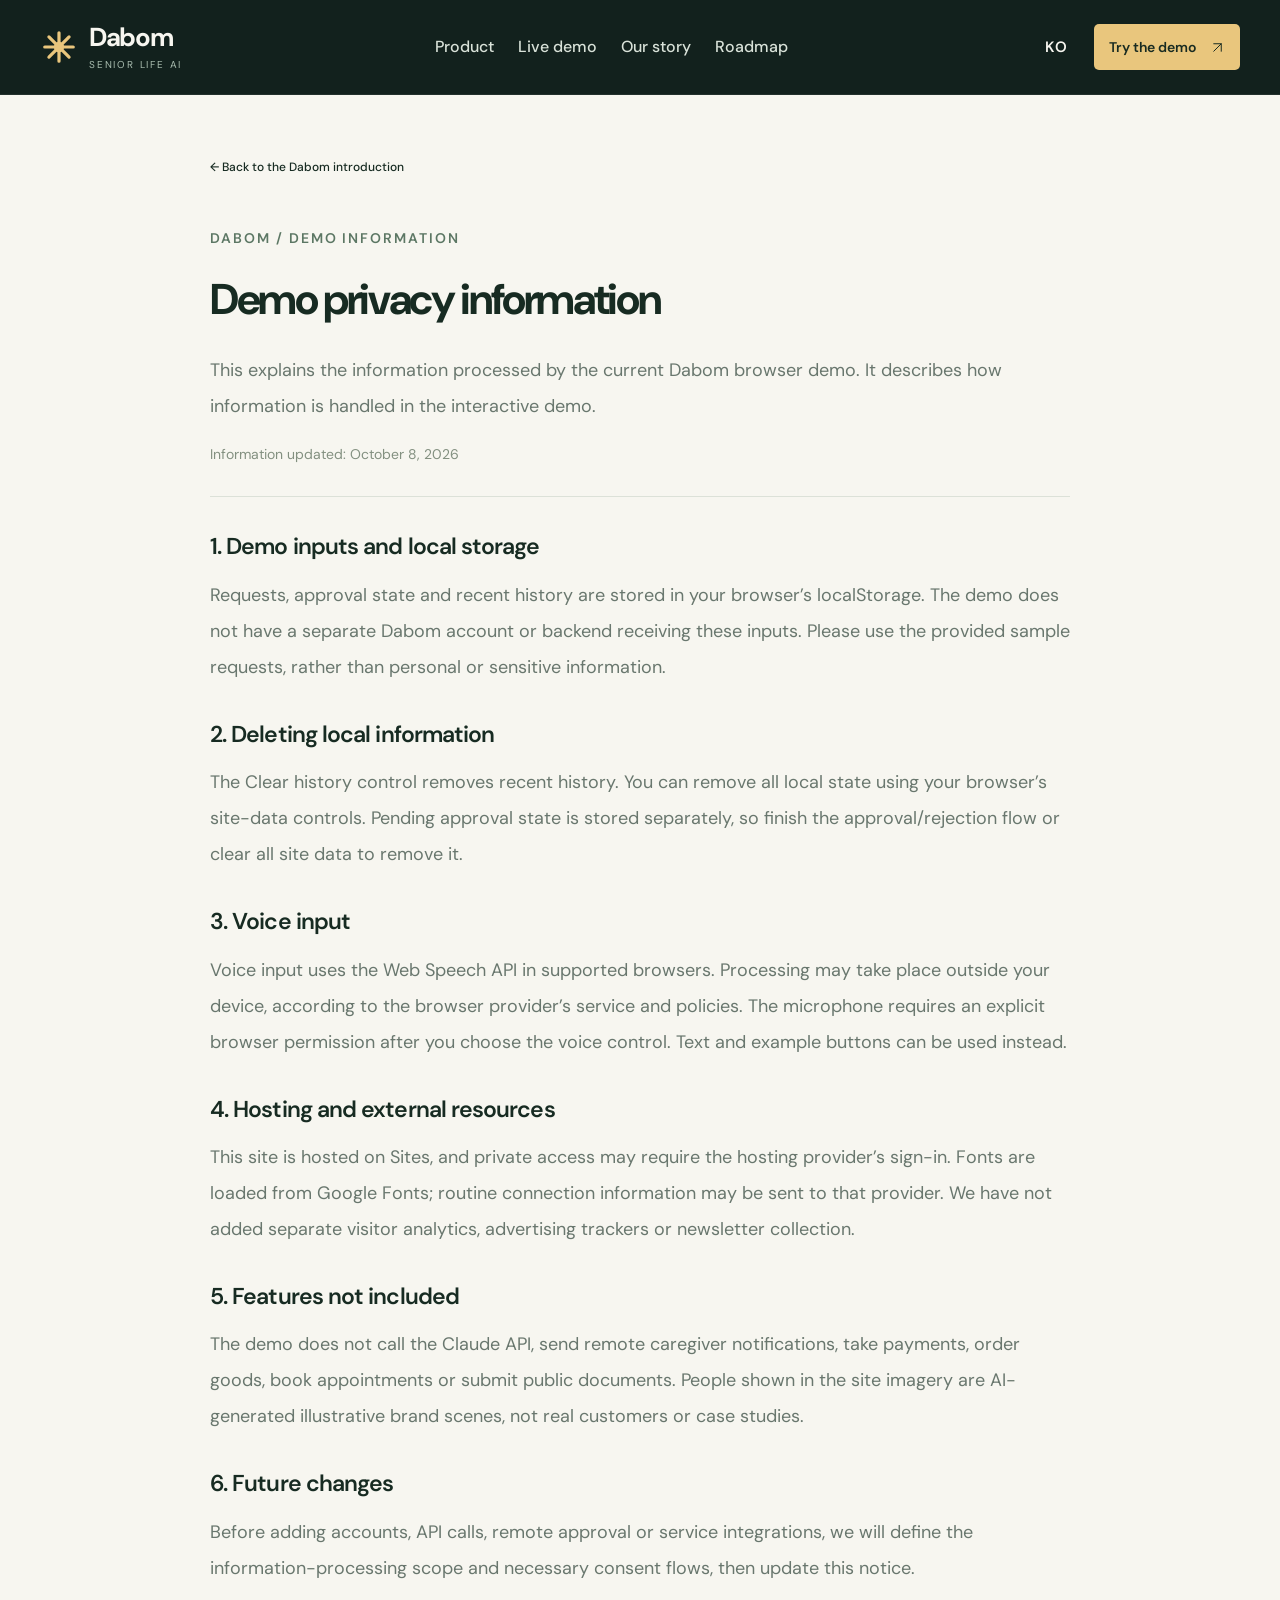
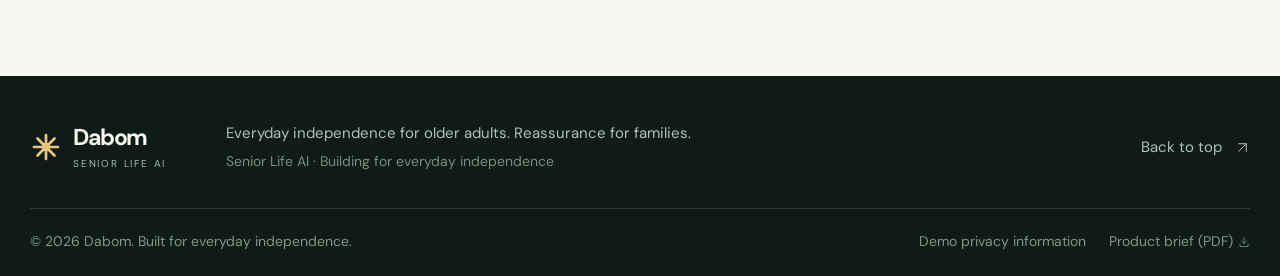
<file: privacy-en.html>
<!doctype html><html lang="en"><head><meta charset="utf-8"><meta name="viewport" content="width=device-width, initial-scale=1"><meta name="theme-color" content="#13221e"><meta name="description" content="Dabom is building a Korean-language daily-life assistant for older adults and their families. Simple requests, clear steps, and explicit confirmation before consequential actions."><meta property="og:title" content="Demo privacy information | Dabom"><meta property="og:description" content="Dabom is building a Korean-language daily-life assistant for older adults and their families. Simple requests, clear steps, and explicit confirmation before consequential actions."><meta property="og:type" content="website"><meta property="og:image" content="https://rook2508.github.io/dabomlife/assets/dabom-family.webp"><title>Demo privacy information | Dabom</title><link rel="icon" href="./assets/favicon.svg" type="image/svg+xml"><link rel="preconnect" href="https://fonts.googleapis.com"><link rel="preconnect" href="https://fonts.gstatic.com" crossorigin><link href="https://fonts.googleapis.com/css2?family=DM+Sans:wght@400;500;600;700&family=Noto+Sans+KR:wght@400;500;600;700;800;900&display=swap" rel="stylesheet"><link rel="stylesheet" href="./site.css"><script src="./site.js" defer></script></head><body><a class="skip" href="#main">Skip to content</a><header class="site-header"><div class="header-inner"><a class="brand" href="./en.html" aria-label="Dabom home"><svg class="brand-mark" viewBox="0 0 40 40" aria-hidden="true"><path d="M20 5v30M5 20h30M9.4 9.4l21.2 21.2M9.4 30.6 30.6 9.4" fill="none" stroke="currentColor" stroke-width="3.4" stroke-linecap="round"/><circle cx="20" cy="20" r="5.4" fill="currentColor"/></svg><span><strong>Dabom</strong><small>SENIOR LIFE AI</small></span></a><button class="menu-toggle" type="button" aria-expanded="false" aria-controls="site-nav" aria-label="Open navigation"><svg class="icon " viewBox="0 0 24 24" fill="none" stroke="currentColor" stroke-width="1.6" stroke-linecap="round" stroke-linejoin="round" aria-hidden="true"><path d="M4 6h16M4 12h16M4 18h16"/></svg></button><nav id="site-nav" aria-label="Main navigation"><a href="./en.html#products">Product</a><a href="./en.html#tour">Live demo</a><a href="./en.html#story">Our story</a><a href="./en.html#roadmap">Roadmap</a></nav><div class="header-actions"><a class="language-link" href="./privacy.html" lang="ko" aria-label="한국어로 읽기">KO</a><a class="button button-small" href="./demo/index.html">Try the demo<svg class="icon " viewBox="0 0 24 24" fill="none" stroke="currentColor" stroke-width="1.6" stroke-linecap="round" stroke-linejoin="round" aria-hidden="true"><path d="M6 18 18 6M6 6h12v12"/></svg></a></div></div></header><main class="privacy-page section-light" id="main"><a class="text-link" href="./en.html">← Back to the Dabom introduction</a><p class="eyebrow">DABOM / DEMO INFORMATION</p><h1>Demo privacy information</h1><p class="privacy-intro">This explains the information processed by the current Dabom browser demo. It describes how information is handled in the interactive demo.</p><p class="privacy-date">Information updated: October 8, 2026</p><section><h2>1. Demo inputs and local storage</h2><p>Requests, approval state and recent history are stored in your browser’s localStorage. The demo does not have a separate Dabom account or backend receiving these inputs. Please use the provided sample requests, rather than personal or sensitive information.</p></section><section><h2>2. Deleting local information</h2><p>The Clear history control removes recent history. You can remove all local state using your browser’s site-data controls. Pending approval state is stored separately, so finish the approval/rejection flow or clear all site data to remove it.</p></section><section><h2>3. Voice input</h2><p>Voice input uses the Web Speech API in supported browsers. Processing may take place outside your device, according to the browser provider’s service and policies. The microphone requires an explicit browser permission after you choose the voice control. Text and example buttons can be used instead.</p></section><section><h2>4. Hosting and external resources</h2><p>This site is hosted on Sites, and private access may require the hosting provider’s sign-in. Fonts are loaded from Google Fonts; routine connection information may be sent to that provider. We have not added separate visitor analytics, advertising trackers or newsletter collection.</p></section><section><h2>5. Features not included</h2><p>The demo does not call the Claude API, send remote caregiver notifications, take payments, order goods, book appointments or submit public documents. People shown in the site imagery are AI-generated illustrative brand scenes, not real customers or case studies.</p></section><section><h2>6. Future changes</h2><p>Before adding accounts, API calls, remote approval or service integrations, we will define the information-processing scope and necessary consent flows, then update this notice.</p></section></main><footer class="site-footer"><div class="footer-main"><a class="brand" href="./en.html"><svg class="brand-mark" viewBox="0 0 40 40" aria-hidden="true"><path d="M20 5v30M5 20h30M9.4 9.4l21.2 21.2M9.4 30.6 30.6 9.4" fill="none" stroke="currentColor" stroke-width="3.4" stroke-linecap="round"/><circle cx="20" cy="20" r="5.4" fill="currentColor"/></svg><span><strong>Dabom</strong><small>SENIOR LIFE AI</small></span></a><p>Everyday independence for older adults. Reassurance for families.<br><small>Senior Life AI · Building for everyday independence</small></p><a class="back-top" href="#">Back to top<svg class="icon " viewBox="0 0 24 24" fill="none" stroke="currentColor" stroke-width="1.6" stroke-linecap="round" stroke-linejoin="round" aria-hidden="true"><path d="M6 18 18 6M6 6h12v12"/></svg></a></div><div class="footer-bottom"><span>© 2026 Dabom. Built for everyday independence.</span><div><a href="./privacy-en.html">Demo privacy information</a><a href="./dabom-product-brief.pdf" download>Product brief (PDF)<svg class="icon " viewBox="0 0 24 24" fill="none" stroke="currentColor" stroke-width="1.6" stroke-linecap="round" stroke-linejoin="round" aria-hidden="true"><path d="M12 3v12m-5-5 5 5 5-5M4 16v5h16v-5"/></svg></a></div></div></footer></body></html>
</file>
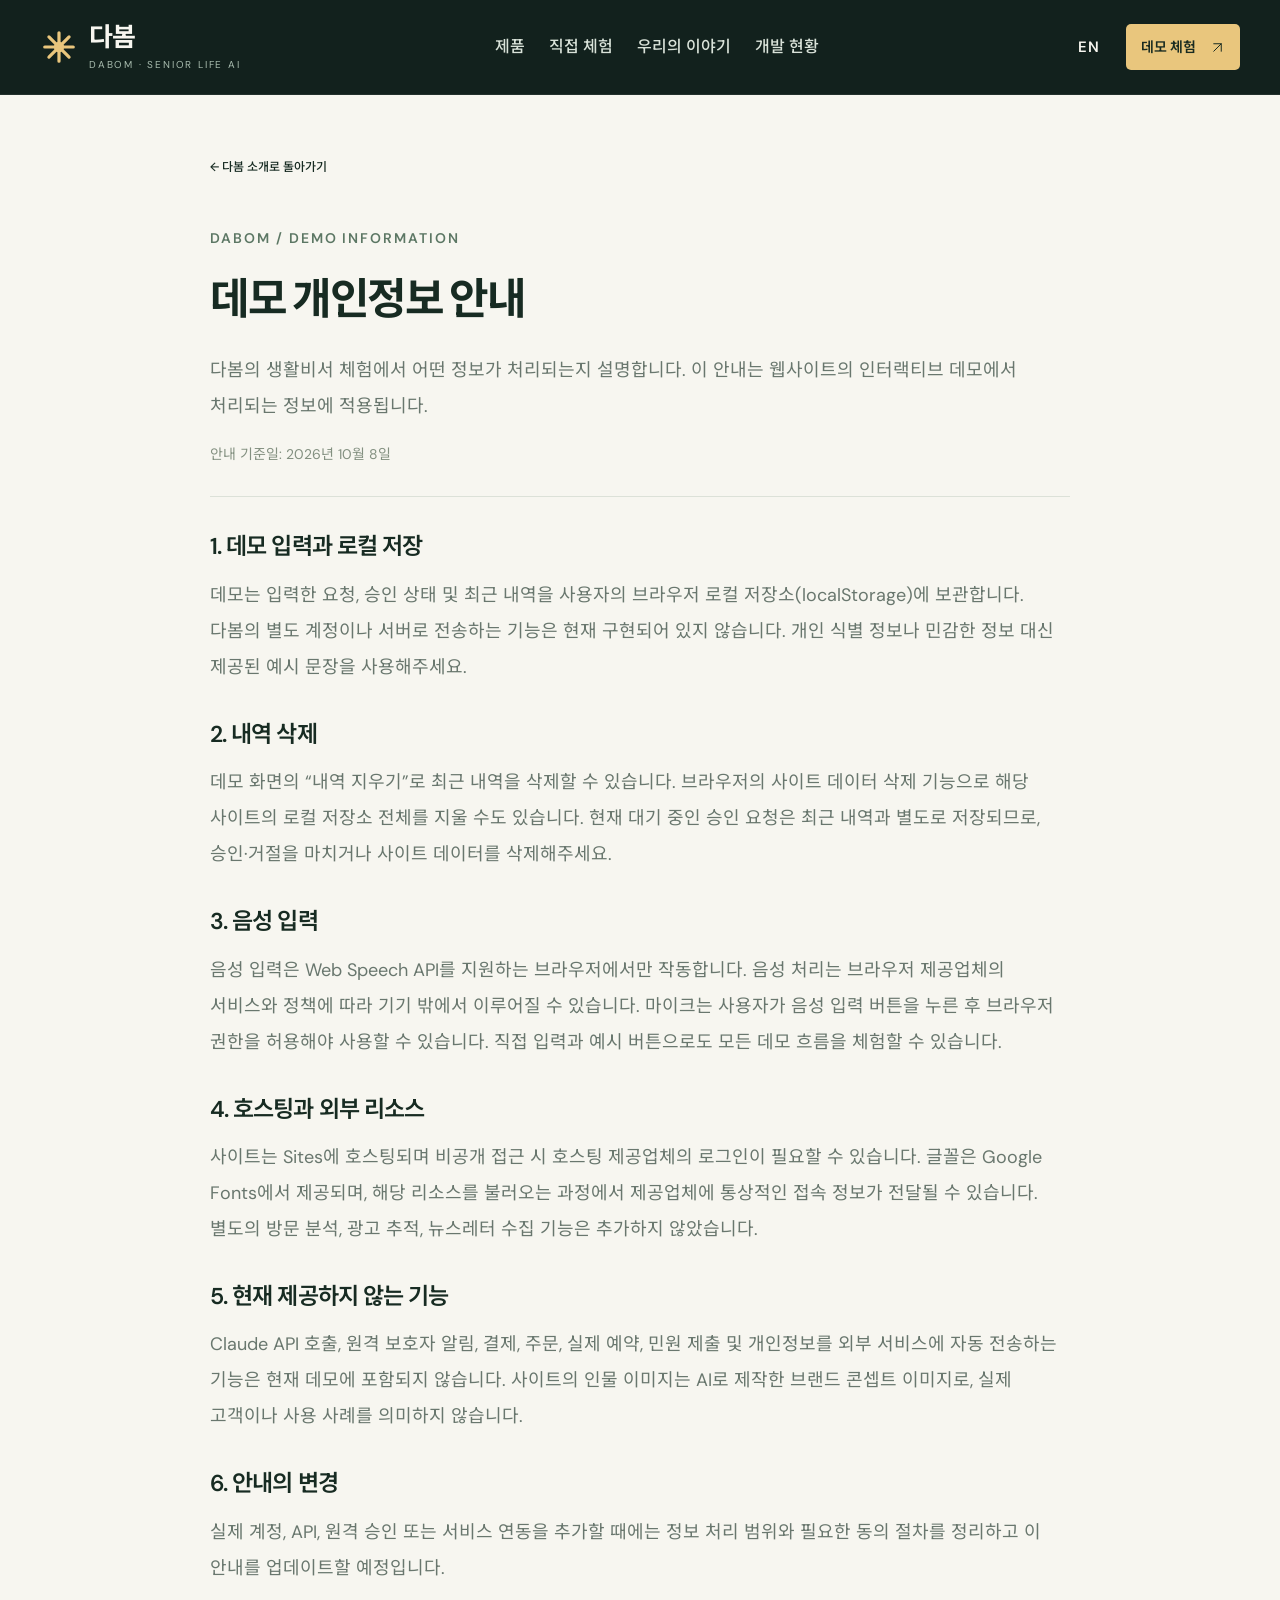
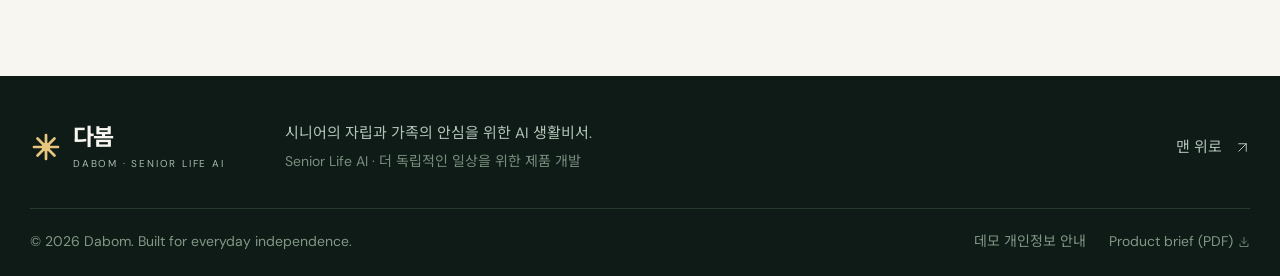
<file: privacy.html>
<!doctype html><html lang="ko"><head><meta charset="utf-8"><meta name="viewport" content="width=device-width, initial-scale=1"><meta name="theme-color" content="#13221e"><meta name="description" content="시니어와 가족을 위한 AI 생활비서 다봄. 말로 요청하고, 쉬운 단계로 이해하고, 중요한 일은 확인하며 진행하는 새로운 일상을 만들어갑니다."><meta property="og:title" content="데모 개인정보 안내 | Dabom"><meta property="og:description" content="시니어와 가족을 위한 AI 생활비서 다봄. 말로 요청하고, 쉬운 단계로 이해하고, 중요한 일은 확인하며 진행하는 새로운 일상을 만들어갑니다."><meta property="og:type" content="website"><meta property="og:image" content="https://rook2508.github.io/dabomlife/assets/dabom-family.webp"><title>데모 개인정보 안내 | Dabom</title><link rel="icon" href="./assets/favicon.svg" type="image/svg+xml"><link rel="preconnect" href="https://fonts.googleapis.com"><link rel="preconnect" href="https://fonts.gstatic.com" crossorigin><link href="https://fonts.googleapis.com/css2?family=DM+Sans:wght@400;500;600;700&family=Noto+Sans+KR:wght@400;500;600;700;800;900&display=swap" rel="stylesheet"><link rel="stylesheet" href="./site.css"><script src="./site.js" defer></script></head><body><a class="skip" href="#main">본문으로 이동</a><header class="site-header"><div class="header-inner"><a class="brand" href="./ko.html" aria-label="다봄 홈"><svg class="brand-mark" viewBox="0 0 40 40" aria-hidden="true"><path d="M20 5v30M5 20h30M9.4 9.4l21.2 21.2M9.4 30.6 30.6 9.4" fill="none" stroke="currentColor" stroke-width="3.4" stroke-linecap="round"/><circle cx="20" cy="20" r="5.4" fill="currentColor"/></svg><span><strong>다봄</strong><small>DABOM · SENIOR LIFE AI</small></span></a><button class="menu-toggle" type="button" aria-expanded="false" aria-controls="site-nav" aria-label="메뉴 열기"><svg class="icon " viewBox="0 0 24 24" fill="none" stroke="currentColor" stroke-width="1.6" stroke-linecap="round" stroke-linejoin="round" aria-hidden="true"><path d="M4 6h16M4 12h16M4 18h16"/></svg></button><nav id="site-nav" aria-label="주 메뉴"><a href="./ko.html#products">제품</a><a href="./ko.html#tour">직접 체험</a><a href="./ko.html#story">우리의 이야기</a><a href="./ko.html#roadmap">개발 현황</a></nav><div class="header-actions"><a class="language-link" href="./privacy-en.html" lang="en" aria-label="Read in English">EN</a><a class="button button-small" href="./demo/index.html">데모 체험<svg class="icon " viewBox="0 0 24 24" fill="none" stroke="currentColor" stroke-width="1.6" stroke-linecap="round" stroke-linejoin="round" aria-hidden="true"><path d="M6 18 18 6M6 6h12v12"/></svg></a></div></div></header><main class="privacy-page section-light" id="main"><a class="text-link" href="./ko.html">← 다봄 소개로 돌아가기</a><p class="eyebrow">DABOM / DEMO INFORMATION</p><h1>데모 개인정보 안내</h1><p class="privacy-intro">다봄의 생활비서 체험에서 어떤 정보가 처리되는지 설명합니다. 이 안내는 웹사이트의 인터랙티브 데모에서 처리되는 정보에 적용됩니다.</p><p class="privacy-date">안내 기준일: 2026년 10월 8일</p><section><h2>1. 데모 입력과 로컬 저장</h2><p>데모는 입력한 요청, 승인 상태 및 최근 내역을 사용자의 브라우저 로컬 저장소(localStorage)에 보관합니다. 다봄의 별도 계정이나 서버로 전송하는 기능은 현재 구현되어 있지 않습니다. 개인 식별 정보나 민감한 정보 대신 제공된 예시 문장을 사용해주세요.</p></section><section><h2>2. 내역 삭제</h2><p>데모 화면의 “내역 지우기”로 최근 내역을 삭제할 수 있습니다. 브라우저의 사이트 데이터 삭제 기능으로 해당 사이트의 로컬 저장소 전체를 지울 수도 있습니다. 현재 대기 중인 승인 요청은 최근 내역과 별도로 저장되므로, 승인·거절을 마치거나 사이트 데이터를 삭제해주세요.</p></section><section><h2>3. 음성 입력</h2><p>음성 입력은 Web Speech API를 지원하는 브라우저에서만 작동합니다. 음성 처리는 브라우저 제공업체의 서비스와 정책에 따라 기기 밖에서 이루어질 수 있습니다. 마이크는 사용자가 음성 입력 버튼을 누른 후 브라우저 권한을 허용해야 사용할 수 있습니다. 직접 입력과 예시 버튼으로도 모든 데모 흐름을 체험할 수 있습니다.</p></section><section><h2>4. 호스팅과 외부 리소스</h2><p>사이트는 Sites에 호스팅되며 비공개 접근 시 호스팅 제공업체의 로그인이 필요할 수 있습니다. 글꼴은 Google Fonts에서 제공되며, 해당 리소스를 불러오는 과정에서 제공업체에 통상적인 접속 정보가 전달될 수 있습니다. 별도의 방문 분석, 광고 추적, 뉴스레터 수집 기능은 추가하지 않았습니다.</p></section><section><h2>5. 현재 제공하지 않는 기능</h2><p>Claude API 호출, 원격 보호자 알림, 결제, 주문, 실제 예약, 민원 제출 및 개인정보를 외부 서비스에 자동 전송하는 기능은 현재 데모에 포함되지 않습니다. 사이트의 인물 이미지는 AI로 제작한 브랜드 콘셉트 이미지로, 실제 고객이나 사용 사례를 의미하지 않습니다.</p></section><section><h2>6. 안내의 변경</h2><p>실제 계정, API, 원격 승인 또는 서비스 연동을 추가할 때에는 정보 처리 범위와 필요한 동의 절차를 정리하고 이 안내를 업데이트할 예정입니다.</p></section></main><footer class="site-footer"><div class="footer-main"><a class="brand" href="./ko.html"><svg class="brand-mark" viewBox="0 0 40 40" aria-hidden="true"><path d="M20 5v30M5 20h30M9.4 9.4l21.2 21.2M9.4 30.6 30.6 9.4" fill="none" stroke="currentColor" stroke-width="3.4" stroke-linecap="round"/><circle cx="20" cy="20" r="5.4" fill="currentColor"/></svg><span><strong>다봄</strong><small>DABOM · SENIOR LIFE AI</small></span></a><p>시니어의 자립과 가족의 안심을 위한 AI 생활비서.<br><small>Senior Life AI · 더 독립적인 일상을 위한 제품 개발</small></p><a class="back-top" href="#">맨 위로<svg class="icon " viewBox="0 0 24 24" fill="none" stroke="currentColor" stroke-width="1.6" stroke-linecap="round" stroke-linejoin="round" aria-hidden="true"><path d="M6 18 18 6M6 6h12v12"/></svg></a></div><div class="footer-bottom"><span>© 2026 Dabom. Built for everyday independence.</span><div><a href="./privacy.html">데모 개인정보 안내</a><a href="./dabom-product-brief.pdf" download>Product brief (PDF)<svg class="icon " viewBox="0 0 24 24" fill="none" stroke="currentColor" stroke-width="1.6" stroke-linecap="round" stroke-linejoin="round" aria-hidden="true"><path d="M12 3v12m-5-5 5 5 5-5M4 16v5h16v-5"/></svg></a></div></div></footer></body></html>
</file>
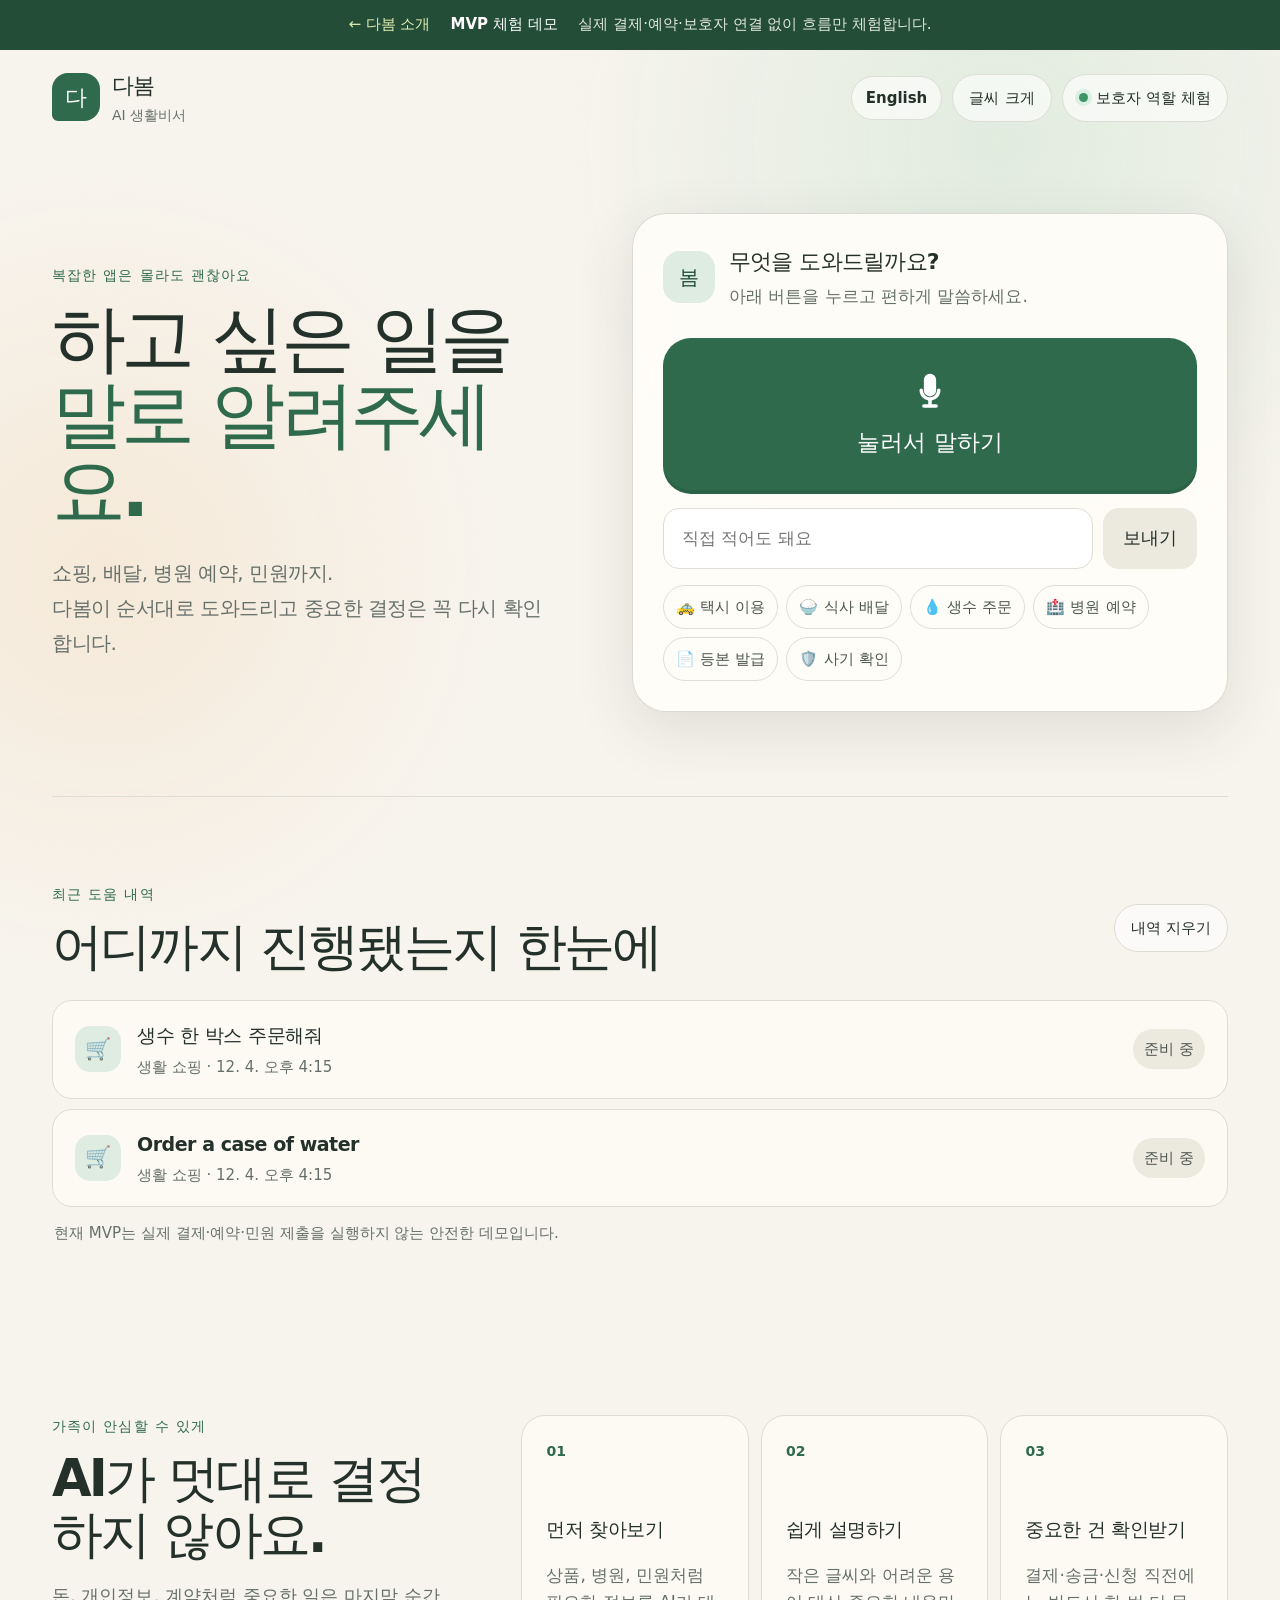
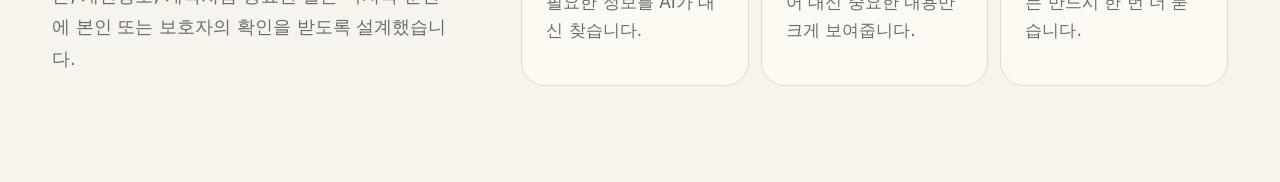
<file: demo/ko.html>
<!doctype html>
<html lang="ko">
  <head>
    <meta charset="UTF-8" />
    <meta name="viewport" content="width=device-width, initial-scale=1.0" />
    <meta name="theme-color" content="#f7f4ed" />
    <title>다봄 · MVP 체험 데모</title>
    <link rel="stylesheet" href="./styles.css" />
  </head>
  <body><aside class="demo-banner"><a href="../ko.html" target="_top">← 다봄 소개</a><strong>MVP 체험 데모</strong><span>실제 결제·예약·보호자 연결 없이 흐름만 체험합니다.</span></aside>
    <div class="app-shell">
      <header class="topbar">
        <a class="brand" href="#" aria-label="다봄 홈">
          <span class="brand-mark" aria-hidden="true">다</span>
          <span>
            <strong>다봄</strong>
            <small>AI 생활비서</small>
          </span>
        </a>
        <div class="top-actions"><a class="text-button language-switch" id="languageSwitch" href="./index.html" lang="en">English</a>
          <button class="text-button" id="fontToggle" type="button" aria-pressed="false">글씨 크게</button>
          <button class="guardian-pill" id="guardianButton" type="button">
            <span class="status-dot"></span>
            보호자 역할 체험
          </button>
        </div>
      </header>

      <main>
        <section class="hero" aria-labelledby="heroTitle">
          <div class="hero-copy">
            <p class="eyebrow">복잡한 앱은 몰라도 괜찮아요</p>
            <h1 id="heroTitle">하고 싶은 일을<br /><span>말로 알려주세요.</span></h1>
            <p class="hero-description">
              쇼핑, 배달, 병원 예약, 민원까지.<br />다봄이 순서대로 도와드리고 중요한 결정은 꼭 다시 확인합니다.
            </p>
          </div>

          <div class="assistant-card" id="assistantCard">
            <div class="assistant-status" aria-live="polite">
              <span class="assistant-avatar" aria-hidden="true">봄</span>
              <div>
                <strong id="assistantTitle">무엇을 도와드릴까요?</strong>
                <p id="assistantSubtitle">아래 버튼을 누르고 편하게 말씀하세요.</p>
              </div>
            </div>

            <button class="voice-button" id="voiceButton" type="button" aria-label="음성으로 요청하기">
              <svg viewBox="0 0 24 24" aria-hidden="true">
                <path d="M12 14.5a3.5 3.5 0 0 0 3.5-3.5V5a3.5 3.5 0 1 0-7 0v6a3.5 3.5 0 0 0 3.5 3.5Zm6-3.5a1 1 0 1 0-2 0 4 4 0 1 1-8 0 1 1 0 1 0-2 0 6 6 0 0 0 5 5.91V19H8.5a1 1 0 1 0 0 2h7a1 1 0 1 0 0-2H13v-2.09A6 6 0 0 0 18 11Z" />
              </svg>
              <span>눌러서 말하기</span>
            </button>

            <form class="request-form" id="requestForm">
              <label class="sr-only" for="requestInput">도움이 필요한 일을 입력하세요</label>
              <input id="requestInput" name="request" autocomplete="off" placeholder="직접 적어도 돼요" />
              <button type="submit">보내기</button>
            </form>

            <div class="quick-requests" aria-label="요청 예시"><button type="button" data-request="병원까지 택시 타고 싶어">🚕 택시 이용</button><button type="button" data-request="저녁 식사 배달해줘">🍚 식사 배달</button>
              <button type="button" data-request="생수 한 박스 주문해줘">💧 생수 주문</button>
              <button type="button" data-request="내일 오전에 정형외과 예약하고 싶어">🏥 병원 예약</button>
              <button type="button" data-request="주민등록등본이 필요해">📄 등본 발급</button>
              <button type="button" data-request="이 문자가 사기인지 봐줘">🛡️ 사기 확인</button>
            </div>
          </div>
        </section>

        <section class="workflow-section" id="workflowSection" hidden aria-live="polite">
          <div class="section-heading">
            <div>
              <p class="eyebrow">지금 도와드리는 일</p>
              <h2 id="taskHeading">요청을 확인했어요</h2>
            </div>
            <span class="safety-badge" id="safetyBadge">안전 확인 중</span>
          </div>

          <div class="workflow-grid">
            <article class="task-card">
              <div class="task-icon" id="taskIcon">✓</div>
              <div>
                <p class="task-label" id="taskLabel">생활 요청</p>
                <h3 id="taskSummary">요청 내용을 정리하고 있어요.</h3>
                <p id="taskDetail">다봄이 필요한 단계를 안전하게 확인합니다.</p>
              </div>
            </article>

            <ol class="steps" id="stepsList"></ol>
          </div>

          <div class="action-panel" id="actionPanel">
            <div>
              <strong id="actionTitle">다음 단계로 진행할까요?</strong>
              <p id="actionDescription">실제 결제나 개인정보 변경 전에는 반드시 다시 확인합니다.</p>
            </div>
            <div class="action-buttons">
              <button class="secondary-button" id="cancelTask" type="button">그만하기</button>
              <button class="primary-button" id="continueTask" type="button">계속하기</button>
            </div>
          </div>
        </section>

        <section class="history-section" aria-labelledby="historyTitle">
          <div class="section-heading history-heading">
            <div>
              <p class="eyebrow">최근 도움 내역</p>
              <h2 id="historyTitle">어디까지 진행됐는지 한눈에</h2>
            </div>
            <button class="text-button" id="clearHistory" type="button">내역 지우기</button>
          </div>
          <div class="history-list" id="historyList">
            <div class="history-empty">아직 처리한 일이 없어요. 위에서 필요한 일을 말씀해보세요.</div>
          </div>
          <p class="demo-note">현재 MVP는 실제 결제·예약·민원 제출을 실행하지 않는 안전한 데모입니다.</p>
        </section>

        <section class="trust-section" aria-labelledby="trustTitle">
          <div class="trust-copy">
            <p class="eyebrow">가족이 안심할 수 있게</p>
            <h2 id="trustTitle">AI가 멋대로 결정하지 않아요.</h2>
            <p>돈, 개인정보, 계약처럼 중요한 일은 마지막 순간에 본인 또는 보호자의 확인을 받도록 설계했습니다.</p>
          </div>
          <div class="trust-cards">
            <article>
              <span>01</span>
              <strong>먼저 찾아보기</strong>
              <p>상품, 병원, 민원처럼 필요한 정보를 AI가 대신 찾습니다.</p>
            </article>
            <article>
              <span>02</span>
              <strong>쉽게 설명하기</strong>
              <p>작은 글씨와 어려운 용어 대신 중요한 내용만 크게 보여줍니다.</p>
            </article>
            <article>
              <span>03</span>
              <strong>중요한 건 확인받기</strong>
              <p>결제·송금·신청 직전에는 반드시 한 번 더 묻습니다.</p>
            </article>
          </div>
        </section>
      </main>
    </div>

    <div class="modal-backdrop" id="guardianModal" hidden>
      <section class="modal" role="dialog" aria-modal="true" aria-labelledby="modalTitle">
        <button class="modal-close" id="modalClose" type="button" aria-label="닫기">×</button>
        <div class="modal-icon" aria-hidden="true">👨‍👩‍👧</div>
        <p class="eyebrow">보호자 확인</p>
        <h2 id="modalTitle">중요한 단계라서 보호자에게 확인할게요.</h2>
        <p id="modalText">이 요청을 가족에게 보내 확인받습니다.</p>
        <div class="approval-box">
          <span>보낼 내용</span>
          <strong id="approvalRequest">요청 내용</strong>
        </div>
        <div id="requestApprovalActions">
          <button class="primary-button full" id="sendApproval" type="button">보호자에게 승인 요청 보내기</button>
          <button class="secondary-button full" id="selfConfirm" type="button">제가 직접 확인할게요</button>
        </div>
        <div class="guardian-review-actions" id="guardianReviewActions" hidden>
          <button class="secondary-button" id="guardianReject" type="button">거절하기</button>
          <button class="primary-button" id="guardianApprove" type="button">승인하기</button>
        </div>
      </section>
    </div>

    <div class="toast" id="toast" role="status" aria-live="polite"></div>
    <script type="module" src="./app.js"></script>
  </body>
</html>
</file>
<file: site.css>
:root{--dark:#13221e;--deep:#0e1b17;--cream:#f7f6f0;--ink:#172b22;--muted:#69776e;--gold:#e9c67d;--line:#dce1d8;--dark-line:#35473e;--width:1240px}*{box-sizing:border-box}html{scroll-behavior:smooth;scroll-padding-top:90px}body{margin:0;color:var(--ink);font-family:'DM Sans','Noto Sans KR',sans-serif;font-size:16px;line-height:1.75;background:var(--dark);word-break:keep-all}a{color:inherit;text-decoration:none}button{font:inherit}h1,h2,h3,p{margin:0}h1,h2,h3{letter-spacing:-.055em;line-height:1.28}h1{font-weight:700;font-size:clamp(52px,4.7vw,70px)}h2{font-size:clamp(34px,3.4vw,46px);font-weight:600}h3{font-size:23px;font-weight:600}em{color:var(--gold);font-style:normal}.icon{width:22px;height:22px;flex-shrink:0;vertical-align:middle}a,button,summary{-webkit-tap-highlight-color:transparent}a:focus-visible,button:focus-visible,summary:focus-visible{outline:3px solid var(--gold);outline-offset:5px}.skip{position:fixed;left:20px;top:-80px;padding:14px 20px;background:var(--gold);color:var(--ink);z-index:100}.skip:focus{top:10px}.section{padding:100px max(30px,calc((100vw - var(--width))/2))}.section-dark{background:var(--dark);color:var(--cream)}.section-light{background:var(--cream);color:var(--ink)}.eyebrow{font-size:11px;font-weight:600;letter-spacing:.14em;margin-bottom:22px;line-height:1.6;color:#5c7764}.section-dark .eyebrow{color:var(--gold)}.site-header{position:sticky;top:0;z-index:10;background:#13221ef5;backdrop-filter:blur(15px);color:var(--cream);border-bottom:1px solid #ffffff12}.header-inner{max-width:1320px;margin:auto;display:flex;align-items:center;justify-content:space-between;padding:22px 40px;gap:35px}.brand{display:flex;align-items:center;gap:11px;flex-shrink:0}.brand-mark{width:38px;height:38px;color:var(--gold)}.brand strong{display:block;font-size:26px;font-weight:700;line-height:1.2;letter-spacing:-.05em}.brand small{font-size:7px;letter-spacing:.18em;color:#a9bdb0;display:block;margin-top:5px;line-height:1.4}.site-header nav{display:flex;gap:30px;font-size:12px;font-weight:500;color:#d9e2d9}.site-header nav a:hover{color:var(--gold)}.header-actions{display:flex;align-items:center;gap:22px;flex-shrink:0}.language-link{font-size:11px;font-weight:600;letter-spacing:.06em}.menu-toggle{display:none}.button{display:inline-flex;align-items:center;justify-content:center;gap:25px;padding:17px 24px;border-radius:5px;background:var(--gold);color:#192b21;font-weight:600;font-size:14px;transition:background .2s,transform .2s;white-space:nowrap}.button:hover{background:#f4d797;transform:translateY(-2px)}.button .icon{width:19px;height:19px}.button-small{padding:11px 15px;gap:14px;font-size:11px}.button-small .icon{width:15px;height:15px}.text-link{display:inline-flex;align-items:center;gap:12px;font-size:13px;font-weight:500;line-height:1.6}.text-link .icon{width:17px;height:17px}.text-link:hover{color:var(--gold)}.section-light .text-link:hover{color:#496d4c}.actions{display:flex;align-items:center;gap:27px;flex-wrap:wrap}.hero{padding:66px max(30px,calc((100vw - var(--width))/2)) 0}.hero-inner{display:grid;grid-template-columns:1fr 1.08fr;gap:45px;align-items:center}.hero .eyebrow{font-size:11px;letter-spacing:.045em;display:flex;align-items:center;gap:9px;margin-bottom:25px}.live-dot{width:6px;height:6px;border-radius:50%;background:var(--gold);box-shadow:0 0 0 4px #e9c67d15}.hero-body{font-size:16px;line-height:2;color:#b9c7bd;margin-top:26px}.hero .actions{margin-top:32px}.hero-note{font-size:11px;color:#a6b9ac;display:flex;align-items:center;gap:6px;margin-top:22px}.hero-note .icon{width:14px;height:14px;color:var(--gold)}.hero-media{height:475px;position:relative;border-radius:8px;overflow:hidden}.hero-media>img{width:100%;height:100%;object-fit:cover;object-position:63% center;display:block}.hero-media:after{content:'';position:absolute;inset:0;background:linear-gradient(0deg,#0c1e156b,transparent 46%);pointer-events:none}.request-card{position:absolute;bottom:56px;left:23px;right:23px;display:flex;gap:13px;align-items:center;padding:17px 18px;border:1px solid #ffffffb8;background:#fffef5ed;border-radius:7px;color:var(--ink);box-shadow:0 8px 30px #13221e15;z-index:1}.request-icon{width:39px;height:39px;border-radius:50%;display:grid;place-items:center;background:#e6eddf;color:#315b3c;flex-shrink:0}.request-icon .icon{width:20px;height:20px}.request-card strong{font-size:13px;font-weight:500;display:block;line-height:1.6}.request-card small{display:block;font-size:10px;margin-top:3px;color:var(--muted)}.wave{margin-left:auto;display:flex;gap:3px;align-items:center;height:25px}.wave i{background:#648264;width:3px;height:12px;border-radius:3px}.wave i:nth-child(2),.wave i:nth-child(4){height:19px}.wave i:nth-child(3){height:25px}.image-caption{position:absolute;bottom:14px;left:23px;color:#eff3e9;font-size:8px;letter-spacing:.03em;z-index:1}.signal-row{display:grid;grid-template-columns:repeat(3,1fr);gap:30px;margin-top:63px;padding:28px 0 31px;border-top:1px solid var(--dark-line)}.signal-row>div{display:flex;align-items:flex-start;gap:15px;padding-right:14px}.signal-row>div+div{border-left:1px solid var(--dark-line);padding-left:30px}.signal-index{font-size:10px;color:#7a9684;padding-top:3px;letter-spacing:.09em}.signal-row strong{font-size:15px;font-weight:500;line-height:1.6;display:block}.signal-row small{font-size:10px;display:block;color:#97ae9d;margin-top:5px;line-height:1.8}.section-heading{display:flex;align-items:flex-end;justify-content:space-between;gap:50px;margin-bottom:43px}.section-heading>p{font-size:13px;color:var(--muted);line-height:1.9;max-width:360px;padding-bottom:4px}.section-dark .section-heading>p{color:#a4b6a9}.product-grid{display:grid;grid-template-columns:repeat(3,1fr);gap:22px}.product-card{background:#fffef9;border:1px solid var(--line);border-radius:8px;padding:28px 25px;display:flex;flex-direction:column}.product-top{display:flex;justify-content:space-between;align-items:center;gap:10px;margin-bottom:30px}.product-icon{width:49px;height:49px;border-radius:12px;display:grid;place-items:center}.product-icon .icon{width:25px;height:25px}.product-icon.green{background:#e6eee1;color:#3c6144}.product-icon.gold{background:#f6edcf;color:#806835}.product-icon.sage{background:#e9eee9;color:#456255}.tag{border:1px solid #dfe5d9;color:#667f63;border-radius:25px;padding:4px 9px;font-size:9px;font-weight:500;line-height:1.6;letter-spacing:.02em;white-space:nowrap}.product-card h3{font-size:22px}.product-card>p{font-size:13px;color:var(--muted);margin-top:17px;line-height:1.95}.product-card ul{list-style:none;padding:0;margin:25px 0;color:#52684f;font-size:11px}.product-card li{display:flex;align-items:center;gap:8px;margin-top:10px}.product-card li .icon{width:13px;height:13px}.product-card>a{margin-top:auto;border-top:1px solid var(--line);padding-top:20px;font-size:12px;font-weight:500;display:flex;justify-content:space-between;align-items:center;gap:10px}.product-card>a .icon{width:17px;height:17px}.product-card>a:hover{color:#648d43}.tour{background:var(--deep)}.tour-tabs{display:flex;gap:9px;flex-wrap:wrap;margin-bottom:29px}.tour-tabs button{display:inline-flex;align-items:center;gap:9px;padding:13px 20px;border:1px solid #34463a;background:#1b2c24;border-radius:5px;font-size:12px;color:#bac8bb;cursor:pointer;transition:background .2s}.tour-tabs button .icon{width:17px;height:17px}.tour-tabs button[aria-selected=true]{background:var(--gold);border-color:var(--gold);color:var(--ink)}.tour-panel{display:grid;grid-template-columns:.72fr 1.45fr;gap:48px;align-items:center}.tour-description{padding:20px 0}.tag-gold{color:var(--gold);border-color:#76653f;letter-spacing:.08em;font-size:8px;padding:5px 9px}.tour-description blockquote{margin:25px 0 18px;font-size:30px;font-weight:500;line-height:1.6;letter-spacing:-.045em}.tour-description h3{font-size:19px;color:#e3e8d9}.tour-description>p{font-size:13px;color:#a8baac;line-height:1.95;margin-top:12px}.tour-boundary{margin:24px 0 26px;display:flex;gap:10px;padding-top:22px;border-top:1px solid #34473a;color:#98ad9d}.tour-boundary .icon{width:16px;height:16px;margin-top:2px}.tour-boundary p{font-size:11px;line-height:1.8}.tour-description .text-link{color:var(--gold);font-size:12px}.browser-frame{border:1px solid #3a4d3f;border-radius:9px;overflow:hidden;box-shadow:0 18px 50px #050d0840;background:#f7f4ed;min-width:0}.browser-bar{height:40px;background:#23382d;color:#b3c4b4;display:flex;align-items:center;padding:0 14px;gap:18px;font-family:'DM Sans',sans-serif;font-size:10px;letter-spacing:.02em}.browser-bar>a{margin-left:auto}.browser-bar .icon{width:15px;height:15px}.window-dots{display:flex;gap:5px}.window-dots i{width:6px;height:6px;border-radius:50%;background:#829082}.window-dots i:first-child{background:#bc8d74}.window-dots i:nth-child(2){background:#c3ad78}.browser-frame iframe{width:100%;height:585px;border:0;display:block;background:#f7f4ed}.tour-caption{font-size:10px;color:#8fa592;margin-top:26px;padding-top:23px;border-top:1px solid #2d4033;line-height:1.9}.story{display:grid;grid-template-columns:1fr 1fr;gap:95px;align-items:center}.story-media{height:535px;border-radius:9px;overflow:hidden;position:relative}.story-media>img{width:100%;height:100%;object-fit:cover;object-position:63% center;display:block}.story-media:after{content:'';position:absolute;inset:0;background:linear-gradient(0deg,#101d12b8,transparent 60%)}.story-quote{position:absolute;bottom:32px;left:32px;color:var(--cream);z-index:1}.story-quote small{font-size:10px;color:#dedbc1;letter-spacing:.02em}.story-quote p{font-size:32px;font-weight:500;line-height:1.45;letter-spacing:-.06em;margin-top:12px}.story-copy h2{font-size:42px}.story-copy .story-lead{font-size:20px;color:#314f3b;margin-top:28px;line-height:1.75}.story-copy>p:not(.eyebrow):not(.story-lead){font-size:13px;color:var(--muted);line-height:2.05;margin-top:20px}.principles{padding-top:0}.principles .section-heading{border-top:1px solid var(--line);padding-top:55px}.principles h2{font-size:36px}.large-shield{color:#7e967b;padding-right:25px}.large-shield .icon{width:70px;height:70px;stroke-width:1}.principles-grid{display:grid;grid-template-columns:repeat(3,1fr);gap:35px}.principles-grid article{padding-top:25px;border-top:1px solid #bacab4}.principles-grid article>span{font-size:10px;color:#8a9e80;letter-spacing:.05em}.principles-grid h3{font-size:19px;margin-top:20px}.principles-grid p{font-size:12px;line-height:1.95;color:var(--muted);margin-top:13px}.timeline{display:grid;grid-template-columns:repeat(4,1fr);gap:25px}.milestone{position:relative;padding-top:30px;border-top:1px solid #3e5545}.milestone:before{content:'';position:absolute;left:0;top:-5px;width:8px;height:8px;border-radius:50%;background:#52705c;box-shadow:0 0 0 5px var(--dark)}.milestone.current:before{background:var(--gold);box-shadow:0 0 0 5px var(--dark),0 0 0 6px #766c49}.milestone-number{font-family:'DM Sans',sans-serif;font-size:29px;font-weight:500;color:#52735c;letter-spacing:-.04em}.milestone.current .milestone-number{color:var(--gold)}.milestone-status{display:block;font-size:9px;color:#9eb39f;margin:19px 0 12px;letter-spacing:.05em}.milestone.current .milestone-status{color:var(--gold)}.milestone h3{font-size:21px}.milestone p{font-size:12px;color:#99b19e;line-height:2;margin-top:15px}.build-note{font-size:10px;color:#7f9888;margin-top:35px;border-top:1px solid var(--dark-line);padding-top:21px;line-height:1.9}.faq{display:grid;grid-template-columns:.8fr 1.2fr;gap:95px}.faq h2{font-size:36px}.faq-list details{border-bottom:1px solid var(--line)}.faq-list details:first-child{border-top:1px solid var(--line)}summary{padding:22px 30px 22px 0;position:relative;list-style:none;font-size:13px;font-weight:500;cursor:pointer}summary::-webkit-details-marker{display:none}summary>span{position:absolute;right:3px;top:16px;font-size:24px;line-height:1.6;color:#87957b}details[open] summary>span{transform:rotate(45deg)}details>p{font-size:12px;color:var(--muted);line-height:1.95;padding:0 24px 23px 0}.closing{position:relative;overflow:hidden;padding:80px max(30px,calc((100vw - var(--width))/2)) 85px;background:#21392a;border-block:1px solid #354d3b}.closing h2{font-size:52px;position:relative}.closing>p:not(.eyebrow){font-size:13px;color:#bacbb8;margin-top:23px;position:relative}.closing .actions{margin-top:30px;position:relative}.closing-decoration{position:absolute;right:calc((100vw - 1170px)/2);top:-50px;opacity:.12;transform:rotate(12deg)}.closing-decoration .brand-mark{width:420px;height:420px}.site-footer{padding:43px max(30px,calc((100vw - var(--width))/2)) 22px;color:#b1c4b7;background:var(--deep)}.footer-main{display:flex;align-items:center;gap:60px;padding-bottom:32px}.footer-main .brand strong{color:var(--cream);font-size:23px}.footer-main .brand-mark{width:32px;height:32px}.footer-main>p{font-size:11px;line-height:1.9}.footer-main>p small{font-size:9px;color:#788f7e}.back-top{margin-left:auto;font-size:11px;display:flex;align-items:center;gap:13px}.back-top .icon{width:15px;height:15px}.footer-bottom{display:flex;justify-content:space-between;gap:20px;border-top:1px solid #263b2e;padding-top:20px;font-size:9px;color:#829886;line-height:1.8}.footer-bottom>div{display:flex;gap:23px;flex-wrap:wrap;justify-content:flex-end}.footer-bottom .icon{width:12px;height:12px;margin-left:5px}.privacy-page{padding:55px max(30px,calc((100vw - 860px)/2)) 90px}.privacy-page>.text-link{margin-bottom:50px;font-size:12px}.privacy-page h1{font-size:43px}.privacy-intro{font-size:16px;line-height:2;color:var(--muted);margin-top:25px}.privacy-date{font-size:11px;color:#839080;margin-top:18px;padding-bottom:30px;border-bottom:1px solid var(--line)}.privacy-page section{margin-top:35px}.privacy-page section h2{font-size:23px;letter-spacing:-.04em;margin-bottom:15px}.privacy-page section p{font-size:14px;line-height:2;color:var(--muted)}
@media(min-width:1600px){:root{--width:1320px}.hero-media{height:510px}.hero-inner{gap:55px}.header-inner{max-width:1400px}h1{font-size:76px}}
@media(max-width:1150px){.header-inner{padding-inline:30px;gap:20px}.site-header nav{gap:20px}.header-actions{gap:16px}.hero{padding-top:50px}.hero-inner{gap:30px;grid-template-columns:.95fr 1fr}.hero h1{font-size:54px}.hero-body{font-size:14px}.hero-media{height:430px}.hero .actions{gap:20px}.hero .button{font-size:12px;padding:15px 19px}.hero .text-link{font-size:11px}.signal-row{gap:20px}.signal-row>div+div{padding-left:20px}.signal-row strong{font-size:13px}.signal-row small{font-size:9px}.section{padding-top:75px;padding-bottom:75px}.product-grid{gap:15px}.product-card{padding:25px 20px}.product-card h3{font-size:20px}.product-card>p{font-size:12px}.tag{font-size:8px}.tour-panel{gap:30px;grid-template-columns:.75fr 1.35fr}.tour-description blockquote{font-size:25px}.tour-description>p{font-size:12px}.story{gap:50px}.story-media{height:500px}.story-copy h2{font-size:35px}.story-copy .story-lead{font-size:18px}.principles{padding-top:0}.timeline{gap:21px}.milestone h3{font-size:19px}.milestone p{font-size:11px}.faq{gap:55px}.closing-decoration{right:15px}.footer-main{gap:35px}}
@media(max-width:800px){.header-inner{padding:16px 22px;gap:18px;flex-wrap:wrap;position:relative}.brand strong{font-size:23px}.brand-mark{width:33px;height:33px}.brand small{font-size:6px}.menu-toggle{display:grid;place-items:center;border:1px solid #4c5c4d;border-radius:4px;background:transparent;color:var(--cream);width:36px;height:36px;margin-left:auto;order:2;cursor:pointer}.menu-toggle .icon{width:18px;height:18px}.header-actions{order:1;margin-left:auto;gap:17px}.header-actions .button{display:none}.site-header nav{order:3;width:100%;display:none;flex-direction:column;gap:0;border-top:1px solid #32493a;padding-top:12px}.site-header nav.is-open{display:flex}.site-header nav a{font-size:13px;padding:11px 0}.hero{padding:42px 22px 0}.hero-inner{grid-template-columns:1fr;gap:35px}.hero h1{font-size:clamp(44px,7.5vw,58px)}.hero-body{font-size:14px;margin-top:21px;line-height:1.95}.hero .eyebrow{font-size:9px;margin-bottom:21px}.hero .actions{margin-top:27px;gap:24px}.hero .button{font-size:12px;padding:15px 19px}.hero-note{font-size:10px;margin-top:17px}.hero-media{height:365px;max-width:100%;width:100%}.hero-media>img{object-position:65% center}.request-card{left:16px;right:16px;bottom:44px;padding:13px;gap:10px}.request-icon{width:34px;height:34px}.request-card strong{font-size:11px}.request-card small{font-size:9px}.wave{gap:2px}.wave i{width:2px}.image-caption{left:16px;bottom:11px;font-size:7px}.signal-row{grid-template-columns:1fr;gap:0;margin-top:33px;padding:8px 0 15px}.signal-row>div{padding:17px 0;gap:17px;align-items:center}.signal-row>div+div{border-left:0;border-top:1px solid #2e4435;padding:17px 0}.signal-row strong{font-size:13px}.signal-row small{font-size:10px}.signal-index{font-size:10px;width:15px}.section{padding:58px 22px}.eyebrow{font-size:9px;margin-bottom:18px}h2{font-size:34px}.section-heading{display:block;margin-bottom:31px}.section-heading>p{font-size:12px;line-height:1.9;margin-top:22px}.product-grid{grid-template-columns:1fr;gap:16px}.product-card{padding:24px}.product-top{margin-bottom:23px}.product-card h3{font-size:22px}.product-card>p{font-size:13px;line-height:1.95}.product-card ul{font-size:11px;margin:19px 0 23px}.tag{font-size:8px}.tour-tabs{gap:7px;margin-bottom:26px}.tour-tabs button{padding:11px 12px;gap:7px;font-size:10px}.tour-tabs button .icon{width:15px;height:15px}.tour-panel{grid-template-columns:1fr;gap:25px}.tour-description{padding:0}.tour-description blockquote{font-size:25px;line-height:1.5;margin:19px 0 15px}.tour-description h3{font-size:18px}.tour-description>p{font-size:12px;margin-top:11px}.tour-boundary{margin:19px 0;padding-top:16px}.tour-boundary p{font-size:10px}.tour-description .text-link{font-size:11px}.browser-frame iframe{height:575px}.browser-bar{font-size:9px;gap:14px;height:35px}.tour-caption{font-size:9px;margin-top:22px}.story{grid-template-columns:1fr;gap:38px}.story-media{height:390px}.story-quote{left:25px;bottom:25px}.story-quote p{font-size:30px}.story-quote small{font-size:9px}.story-copy h2{font-size:33px}.story-copy .story-lead{font-size:18px;margin-top:24px}.story-copy>p:not(.eyebrow):not(.story-lead){font-size:13px;margin-top:18px}.principles{padding-top:0}.principles .section-heading{padding-top:38px;display:flex;align-items:center;gap:15px}.principles h2{font-size:28px}.large-shield{padding-right:0}.large-shield .icon{width:48px;height:48px}.principles-grid{grid-template-columns:1fr;gap:25px}.principles-grid article{padding-top:20px;display:grid;grid-template-columns:23px 1fr;gap:8px 15px}.principles-grid article>span{grid-row:1 / span 2;padding-top:6px}.principles-grid h3{font-size:19px;margin:0}.principles-grid p{font-size:12px;margin:0;grid-column:2}.timeline{grid-template-columns:1fr;gap:0;margin-left:5px}.milestone{display:flex;gap:24px;border-top:0;border-left:1px solid #3e5545;padding:0 0 35px 25px}.milestone:before{top:8px;left:-5px}.milestone-number{font-size:25px;line-height:1.4;min-width:28px}.milestone-status{margin:0 0 9px;font-size:9px}.milestone h3{font-size:20px}.milestone p{font-size:12px;margin-top:12px}.milestone:last-child{padding-bottom:0}.build-note{font-size:9px;margin-top:30px}.faq{grid-template-columns:1fr;gap:30px}.faq h2{font-size:32px}summary{font-size:12px;padding:20px 27px 20px 0}summary>span{top:15px;font-size:21px}details>p{font-size:11px;line-height:2}.closing{padding:58px 22px 63px}.closing h2{font-size:36px}.closing>p:not(.eyebrow){font-size:12px;margin-top:23px}.closing .actions{gap:22px;margin-top:27px}.closing .text-link{font-size:11px}.closing-decoration{right:-100px;top:-25px;opacity:.08}.closing-decoration .brand-mark{width:340px;height:340px}.button{font-size:12px;padding:15px 19px;gap:18px}.site-footer{padding:33px 22px 20px}.footer-main{flex-wrap:wrap;gap:20px 30px;padding-bottom:25px}.footer-main>p{width:100%;order:3;font-size:10px}.footer-main>p small{font-size:8px}.footer-main .brand strong{font-size:22px}.back-top{font-size:10px}.footer-bottom{flex-direction:column;font-size:8px;gap:14px}.footer-bottom>div{gap:18px;justify-content:flex-start}.privacy-page{padding:37px 22px 60px}.privacy-page>.text-link{margin-bottom:35px;font-size:11px}.privacy-page h1{font-size:33px}.privacy-intro{font-size:13px;margin-top:20px}.privacy-date{font-size:10px}.privacy-page section h2{font-size:19px}.privacy-page section p{font-size:12px}}
@media(max-width:390px){.hero h1{font-size:43px}.hero-media{height:320px}.hero-body{font-size:12px}.hero .actions{gap:19px}.hero .text-link{font-size:10px}.hero .button{font-size:11px;padding:14px 15px}.request-card strong{font-size:10px}.request-card small{font-size:8px}.wave{display:none}.tour-tabs button{padding:10px 10px;font-size:9px}h2{font-size:31px}.principles h2{font-size:26px}.closing h2{font-size:32px}.header-inner{gap:14px}.menu-toggle{margin-left:0}.hero .eyebrow{font-size:8px}}
@media(prefers-reduced-motion:reduce){html{scroll-behavior:auto}.button,.tour-tabs button{transition:none}.button:hover{transform:none}}

/* Readable type and touch-friendly controls across both languages. */
body{font-size:18px}
.hero-body{font-size:20px;line-height:1.85}
.eyebrow,.hero .eyebrow,.hero-note,.signal-index{font-size:14px}
.site-header nav{font-size:16px;gap:24px}
.language-link{font-size:15px;padding:10px 4px}
.brand small{font-size:10px}
.button,.hero .button{font-size:17px;min-height:48px}
.button-small{font-size:14px;min-height:44px}
.text-link,.hero .text-link{font-size:16px}
.signal-row strong{font-size:18px}.signal-row small{font-size:15px}
.section-heading>p,.product-card>p,.tour-description>p{font-size:17px}
.product-card ul,.product-card>a{font-size:16px}
.tag{font-size:12px}.tag-gold{font-size:12px}
.tour-tabs button{font-size:16px;min-height:48px}
.tour-description h3{font-size:23px}
.tour-boundary p,.tour-caption,.build-note{font-size:14px}
.tour-description .text-link{font-size:16px}
.browser-bar{font-size:13px;min-height:44px}
.browser-frame iframe{height:670px}
.story-copy>p:not(.eyebrow):not(.story-lead){font-size:18px}
.story-copy .story-lead{font-size:23px}
.story-quote small{font-size:14px}
.principles-grid article>span{font-size:14px}
.principles-grid h3{font-size:23px}.principles-grid p{font-size:17px}
.milestone-status{font-size:13px}.milestone p{font-size:17px}
summary{font-size:18px}details>p{font-size:17px}
.closing>p:not(.eyebrow){font-size:18px}
.footer-main>p,.back-top{font-size:15px}.footer-main>p small,.footer-bottom{font-size:14px}
.privacy-intro,.privacy-page section p{font-size:18px}.privacy-date{font-size:14px}
.hero-gallery{min-width:0;outline-offset:6px}
.gallery-window{touch-action:pan-y}
.gallery-track{display:flex;height:100%;transition:transform .4s ease}
.gallery-slide{margin:0;flex:0 0 100%;min-width:0;position:relative;height:100%}
.gallery-slide img{display:block;width:100%;height:100%;object-fit:cover;object-position:center}
.gallery-slide:after{content:'';position:absolute;inset:0;background:linear-gradient(0deg,#091e16e8,transparent 58%)}
.hero-media:after{display:none}
.gallery-slide figcaption{position:absolute;left:26px;right:26px;bottom:24px;z-index:1;color:#fffef7;display:grid;gap:7px}
.gallery-slide figcaption strong{font-size:23px;line-height:1.35;font-weight:600}
.gallery-slide figcaption span{font-size:17px;line-height:1.5;color:#f3ead7}
.gallery-slide figcaption small{font-size:12px;color:#d8e2d9}
.gallery-controls{display:flex;align-items:center;gap:14px;margin-top:15px}
.gallery-prev,.gallery-next{border:1px solid #526b5b;border-radius:50%;width:46px;height:46px;background:transparent;color:var(--cream);font-size:24px;cursor:pointer}
.gallery-prev:hover,.gallery-next:hover{background:#2b4436}
.gallery-dots{display:flex;gap:2px}
.gallery-dots button{width:40px;height:44px;border:0;background:transparent;display:grid;place-items:center;cursor:pointer}
.gallery-dots span{width:8px;height:8px;background:#6a8170;border-radius:50%;transition:width .2s}
.gallery-dots [aria-pressed=true] span{background:var(--gold);width:24px;border-radius:9px}
.gallery-status{margin-left:auto;color:#b4c7b9;font-size:14px;font-variant-numeric:tabular-nums}
@media(max-width:1150px){.hero-body{font-size:19px}.header-inner{gap:18px}.site-header nav{gap:18px;font-size:15px}}
@media(max-width:800px){
 .menu-toggle{width:44px;height:44px}.brand small{font-size:8px}.site-header nav a{font-size:17px}
 .hero-body{font-size:18px}.hero .eyebrow,.eyebrow{font-size:13px}.hero-note{font-size:14px}
 .hero .actions{gap:18px}.hero .button{font-size:16px}.hero .text-link{font-size:15px}
 .gallery-slide figcaption{left:20px;right:20px;bottom:20px}.gallery-slide figcaption strong{font-size:21px}.gallery-slide figcaption span{font-size:16px}
 .signal-row strong{font-size:18px}.signal-row small{font-size:15px}
 .product-card>p,.product-card ul{font-size:17px}.tour-tabs button{font-size:15px;padding:12px 14px}
 .tour-description>p{font-size:17px}.tour-description h3{font-size:22px}.tour-boundary p,.tour-caption{font-size:14px}
 .story-copy>p:not(.eyebrow):not(.story-lead){font-size:18px}.story-copy .story-lead{font-size:21px}
 .principles-grid p,.milestone p{font-size:17px}.milestone-status{font-size:13px}
 summary{font-size:17px}details>p{font-size:16px}.build-note{font-size:14px}
 .closing>p:not(.eyebrow){font-size:18px}.closing .text-link{font-size:16px}
 .footer-main>p,.back-top{font-size:15px}.footer-main>p small,.footer-bottom{font-size:13px}
 .browser-frame iframe{height:640px}
}
@media(prefers-reduced-motion:reduce){html{scroll-behavior:auto}.gallery-track{transition:none}}
</file>
<file: demo/styles.css>
:root {
  font-family: Pretendard, "Noto Sans KR", "Apple SD Gothic Neo", system-ui, sans-serif;
  color: #24302a;
  background: #f7f4ed;
  font-synthesis: none;
  --ink: #24302a;
  --muted: #66706a;
  --cream: #f7f4ed;
  --paper: #fffdf8;
  --green: #2f6a4c;
  --green-dark: #214f39;
  --green-soft: #dfece2;
  --orange: #d97b45;
  --line: #deddd5;
  --shadow: 0 18px 60px rgba(55, 60, 47, 0.12);
}

* { box-sizing: border-box; }
[hidden] { display: none !important; }

html { scroll-behavior: smooth; }

body {
  margin: 0;
  min-width: 320px;
  min-height: 100vh;
  background:
    radial-gradient(circle at 78% 8%, rgba(216, 232, 217, 0.7), transparent 28rem),
    radial-gradient(circle at 8% 32%, rgba(244, 222, 196, 0.5), transparent 25rem),
    var(--cream);
}

button, input { font: inherit; }
button { cursor: pointer; }

.app-shell { max-width: 1240px; margin: 0 auto; padding: 0 32px 80px; }

.topbar {
  min-height: 96px;
  display: flex;
  align-items: center;
  justify-content: space-between;
  gap: 24px;
}

.brand { display: inline-flex; align-items: center; gap: 12px; color: inherit; text-decoration: none; }
.brand-mark {
  width: 48px;
  height: 48px;
  display: grid;
  place-items: center;
  border-radius: 16px 16px 16px 6px;
  background: var(--green);
  color: white;
  font-size: 22px;
  font-weight: 800;
}
.brand strong { display: block; font-size: 22px; letter-spacing: -0.04em; }
.brand small { display: block; color: var(--muted); font-size: 12px; margin-top: 1px; }

.top-actions { display: flex; align-items: center; gap: 10px; }
.text-button, .guardian-pill {
  border: 1px solid var(--line);
  background: rgba(255,255,255,0.62);
  color: var(--ink);
  border-radius: 999px;
  padding: 11px 16px;
  font-weight: 700;
}
.guardian-pill { display: inline-flex; align-items: center; gap: 8px; }
.status-dot { width: 9px; height: 9px; border-radius: 50%; background: #3b9567; box-shadow: 0 0 0 4px #daf0e2; }

.hero {
  min-height: 650px;
  display: grid;
  grid-template-columns: 0.92fr 1.08fr;
  align-items: center;
  gap: 72px;
  padding: 56px 0 72px;
}

.eyebrow {
  margin: 0 0 14px;
  color: var(--green);
  font-size: 14px;
  font-weight: 800;
  letter-spacing: 0.08em;
}

.hero h1 {
  margin: 0;
  font-size: clamp(52px, 5.8vw, 82px);
  line-height: 1.03;
  letter-spacing: -0.065em;
  font-weight: 850;
}
.hero h1 span { color: var(--green); }
.hero-description { margin: 26px 0 0; color: var(--muted); font-size: 20px; line-height: 1.75; letter-spacing: -0.025em; }

.assistant-card {
  background: rgba(255, 253, 248, 0.92);
  border: 1px solid rgba(214, 214, 204, 0.9);
  border-radius: 34px;
  box-shadow: var(--shadow);
  padding: 30px;
  backdrop-filter: blur(18px);
}
.assistant-status { display: flex; align-items: center; gap: 14px; }
.assistant-avatar {
  width: 52px; height: 52px; display: grid; place-items: center; border-radius: 17px;
  background: var(--green-soft); color: var(--green-dark); font-weight: 900; font-size: 20px;
}
.assistant-status strong { display: block; font-size: 22px; letter-spacing: -0.035em; }
.assistant-status p { margin: 4px 0 0; color: var(--muted); font-size: 15px; }

.voice-button {
  width: 100%;
  min-height: 156px;
  margin-top: 28px;
  border: 0;
  border-radius: 28px;
  background: var(--green);
  color: white;
  display: flex;
  flex-direction: column;
  align-items: center;
  justify-content: center;
  gap: 11px;
  box-shadow: inset 0 -4px 0 rgba(0,0,0,0.08);
  transition: transform .18s ease, background .18s ease;
}
.voice-button:hover { transform: translateY(-2px); background: var(--green-dark); }
.voice-button.listening { background: var(--orange); animation: pulse 1.4s ease-in-out infinite; }
.voice-button svg { width: 42px; height: 42px; fill: currentColor; }
.voice-button span { font-size: 23px; font-weight: 800; }
@keyframes pulse { 50% { transform: scale(0.985); } }

.request-form { display: grid; grid-template-columns: 1fr auto; gap: 10px; margin-top: 14px; }
.request-form input {
  width: 100%; min-width: 0; border: 1px solid var(--line); border-radius: 16px; padding: 16px 18px;
  background: white; color: var(--ink); outline: none; font-size: 17px;
}
.request-form input:focus { border-color: var(--green); box-shadow: 0 0 0 3px rgba(47,106,76,.12); }
.request-form button { border: 0; border-radius: 16px; background: #ece9df; color: var(--ink); padding: 0 20px; font-weight: 800; }

.quick-requests { display: flex; flex-wrap: wrap; gap: 8px; margin-top: 16px; }
.quick-requests button { border: 1px solid var(--line); background: transparent; border-radius: 999px; padding: 9px 12px; color: #4a554e; font-size: 13px; font-weight: 700; }
.quick-requests button:hover { background: #f2efe7; }

.workflow-section { padding: 84px 0 80px; border-top: 1px solid var(--line); }
.section-heading { display: flex; align-items: end; justify-content: space-between; gap: 20px; margin-bottom: 26px; }
.section-heading h2, .trust-copy h2 { margin: 0; font-size: clamp(34px, 4vw, 52px); letter-spacing: -0.055em; line-height: 1.08; }
.safety-badge { background: var(--green-soft); color: var(--green-dark); border-radius: 999px; padding: 10px 14px; font-size: 13px; font-weight: 800; }

.workflow-grid { display: grid; grid-template-columns: .9fr 1.1fr; gap: 20px; }
.task-card, .steps, .action-panel { background: rgba(255,253,248,.82); border: 1px solid var(--line); border-radius: 26px; }
.task-card { padding: 30px; display: flex; gap: 18px; align-items: flex-start; }
.task-icon { flex: 0 0 auto; width: 54px; height: 54px; display: grid; place-items: center; border-radius: 18px; background: var(--green-soft); color: var(--green-dark); font-size: 24px; }
.task-label { margin: 0 0 7px; color: var(--green); font-size: 13px; font-weight: 800; }
.task-card h3 { margin: 0; font-size: 26px; letter-spacing: -0.04em; line-height: 1.25; }
.task-card div > p:last-child { color: var(--muted); line-height: 1.65; margin: 13px 0 0; }

.steps { list-style: none; margin: 0; padding: 16px 26px; counter-reset: step; }
.steps li { counter-increment: step; display: grid; grid-template-columns: 38px 1fr auto; align-items: center; gap: 14px; padding: 18px 0; border-bottom: 1px solid var(--line); }
.steps li:last-child { border-bottom: 0; }
.steps li::before { content: counter(step); width: 32px; height: 32px; display: grid; place-items: center; border-radius: 50%; background: #efeee7; font-weight: 850; }
.steps strong { font-size: 17px; }
.steps span { color: var(--muted); font-size: 13px; }
.steps .done::before { content: '✓'; background: var(--green-soft); color: var(--green-dark); }

.action-panel { margin-top: 20px; padding: 24px 28px; display: flex; align-items: center; justify-content: space-between; gap: 24px; }
.action-panel strong { display: block; font-size: 20px; }
.action-panel p { margin: 5px 0 0; color: var(--muted); }
.action-buttons { display: flex; gap: 8px; flex-shrink: 0; }
.primary-button, .secondary-button { min-height: 48px; border-radius: 14px; padding: 0 20px; font-weight: 850; border: 0; }
.primary-button { background: var(--green); color: white; }
.secondary-button { background: #ece9df; color: var(--ink); }
.full { width: 100%; margin-top: 9px; }

.history-section { padding: 86px 0 74px; border-top: 1px solid var(--line); }
.history-heading { align-items: center; }
.history-heading h2 { margin: 0; font-size: clamp(34px, 4vw, 52px); letter-spacing: -0.055em; line-height: 1.08; }
.history-list { display: grid; gap: 10px; margin-top: 24px; }
.history-empty { padding: 28px; border: 1px dashed #cfcfc5; border-radius: 22px; color: var(--muted); background: rgba(255,253,248,.42); }
.history-item { display: grid; grid-template-columns: auto 1fr auto; align-items: center; gap: 16px; padding: 19px 22px; border: 1px solid var(--line); border-radius: 20px; background: rgba(255,253,248,.76); }
.history-icon { width: 46px; height: 46px; display: grid; place-items: center; border-radius: 15px; background: var(--green-soft); font-size: 21px; }
.history-item strong { display: block; font-size: 17px; letter-spacing: -0.025em; }
.history-item p { margin: 4px 0 0; color: var(--muted); font-size: 13px; }
.history-status { border-radius: 999px; padding: 8px 11px; background: #ece9df; color: #4c554f; font-size: 12px; font-weight: 850; white-space: nowrap; }
.history-status.pending { background: #fff0d9; color: #84531c; }
.history-status.approved { background: var(--green-soft); color: var(--green-dark); }
.history-status.rejected { background: #f5e2df; color: #8a3d35; }
.demo-note { margin: 14px 2px 0; color: var(--muted); font-size: 13px; }

.trust-section { padding: 96px 0 10px; display: grid; grid-template-columns: .72fr 1.28fr; gap: 72px; align-items: start; }
.trust-copy > p:last-child { color: var(--muted); line-height: 1.75; font-size: 18px; }
.trust-cards { display: grid; grid-template-columns: repeat(3, 1fr); gap: 12px; }
.trust-cards article { min-height: 240px; padding: 24px; border: 1px solid var(--line); border-radius: 24px; background: rgba(255,253,248,.65); }
.trust-cards span { display: block; color: var(--green); font-size: 12px; font-weight: 900; margin-bottom: 52px; }
.trust-cards strong { display: block; font-size: 19px; letter-spacing: -0.03em; }
.trust-cards p { color: var(--muted); line-height: 1.62; font-size: 14px; }

.modal-backdrop { position: fixed; inset: 0; z-index: 50; display: grid; place-items: center; padding: 24px; background: rgba(20,29,24,.5); backdrop-filter: blur(8px); }
.modal-backdrop[hidden] { display: none; }
.modal { position: relative; width: min(520px, 100%); max-height: calc(100dvh - 48px); overflow-y: auto; background: var(--paper); border-radius: 30px; padding: 34px; box-shadow: 0 28px 90px rgba(20,30,25,.25); }
.modal-close { position: absolute; right: 18px; top: 15px; width: 38px; height: 38px; border: 0; background: transparent; color: var(--muted); font-size: 28px; }
.modal-icon { font-size: 42px; margin-bottom: 18px; }
.modal h2 { margin: 0; font-size: 30px; line-height: 1.25; letter-spacing: -0.045em; }
.modal > p:not(.eyebrow) { color: var(--muted); line-height: 1.65; }
.approval-box { margin: 20px 0 16px; padding: 18px; border-radius: 18px; background: #f2efe7; }
.approval-box span { display: block; color: var(--muted); font-size: 12px; margin-bottom: 5px; }
.approval-box strong { font-size: 18px; }
.guardian-review-actions { display: grid; grid-template-columns: 1fr 1fr; gap: 9px; margin-top: 9px; }
.guardian-review-actions .primary-button, .guardian-review-actions .secondary-button { width: 100%; }

.toast { position: fixed; left: 50%; bottom: 28px; transform: translate(-50%, 20px); opacity: 0; pointer-events: none; background: #223029; color: white; padding: 14px 18px; border-radius: 999px; font-weight: 750; transition: .22s ease; z-index: 80; }
.toast.show { opacity: 1; transform: translate(-50%,0); }
.sr-only { position: absolute; width: 1px; height: 1px; padding: 0; margin: -1px; overflow: hidden; clip: rect(0,0,0,0); white-space: nowrap; border: 0; }

body.large-text { font-size: 112%; }
body.large-text .hero-description { font-size: 23px; }
body.large-text .request-form input { font-size: 20px; }

@media (max-width: 900px) {
  .app-shell { padding: 0 20px 56px; }
  .topbar { min-height: 80px; }
  .hero { grid-template-columns: 1fr; gap: 38px; padding-top: 48px; }
  .hero-copy { text-align: center; }
  .hero-description { font-size: 18px; }
  .workflow-grid, .trust-section { grid-template-columns: 1fr; }
  .trust-section { gap: 30px; }
  .trust-cards { grid-template-columns: repeat(3, 1fr); }
}

@media (max-width: 620px) {
  .topbar { flex-wrap: wrap; padding: 16px 0; gap: 14px; }
  .top-actions { margin-left: auto; }
  .top-actions .text-button { padding: 9px 11px; font-size: 12px; }
  .guardian-pill { padding: 9px 11px; font-size: 12px; }
  .hero { min-height: auto; padding-top: 34px; }
  .hero h1 { font-size: clamp(46px, 14vw, 64px); }
  .hero-description br { display: none; }
  .assistant-card { padding: 20px; border-radius: 26px; }
  .voice-button { min-height: 138px; }
  .request-form { grid-template-columns: 1fr; }
  .request-form button { min-height: 48px; }
  .section-heading { align-items: flex-start; flex-direction: column; }
  .action-panel { align-items: stretch; flex-direction: column; }
  .action-buttons { display: grid; grid-template-columns: 1fr 1fr; }
  .history-item { grid-template-columns: auto 1fr; }
  .history-status { grid-column: 2; justify-self: start; }
  .trust-cards { grid-template-columns: 1fr; }
  .trust-cards article { min-height: 170px; }
  .trust-cards span { margin-bottom: 28px; }
}

.demo-banner{display:flex;align-items:center;justify-content:center;gap:20px;flex-wrap:wrap;padding:12px 22px;background:#244d38;color:#fff;font-size:12px;line-height:1.7}.demo-banner a{color:#dfedb2;text-decoration:none}.demo-banner strong{font-size:13px}.demo-banner span{color:#e0e8db}@media(max-width:600px){.demo-banner{gap:8px 18px}.demo-banner span{width:100%;text-align:center;font-size:11px}}


/* Both language variants use the same accessible sizing. */
body{font-size:18px;line-height:1.6}
a:focus-visible,button:focus-visible,input:focus-visible{outline:3px solid var(--green);outline-offset:4px}
.brand small{font-size:14px}.text-button,.guardian-pill{font-size:15px;min-height:44px}
.top-actions{flex-wrap:wrap}.language-switch{display:inline-flex;align-items:center;text-decoration:none;border-radius:999px;padding:9px 14px}
.assistant-status p{font-size:17px}.quick-requests button{font-size:15px;min-height:44px}
.task-label,.safety-badge{font-size:15px}.steps strong{font-size:18px}.steps span{font-size:14px}
.primary-button,.secondary-button{font-size:16px;white-space:normal;padding:10px 20px}
.history-item strong{font-size:19px}.history-item p,.history-status,.demo-note{font-size:15px}
.trust-cards p{font-size:17px}.trust-cards span{font-size:14px}.approval-box span{font-size:15px}
.demo-banner,.demo-banner strong{font-size:15px}.eyebrow{font-size:14px}
.toast{max-width:calc(100vw - 32px);width:max-content;white-space:normal;text-align:center;border-radius:16px}
body.large-text .task-card p,body.large-text .steps strong,body.large-text .history-item strong{font-size:21px}
@media(max-width:620px){
 .top-actions{width:100%;margin-left:0}.top-actions .text-button,.guardian-pill{font-size:14px;min-height:44px}
 .brand strong{font-size:25px}.hero-description{font-size:20px}.steps{padding:12px 18px}
 .steps li{grid-template-columns:32px 1fr;gap:10px}.steps span{grid-column:2}
 .task-card{padding:22px;gap:12px}.task-icon{width:44px;height:44px}
 .action-buttons{grid-template-columns:1fr}.demo-banner span{font-size:14px}
 .trust-cards p{font-size:17px}.assistant-status strong{font-size:22px}
}
</file>
